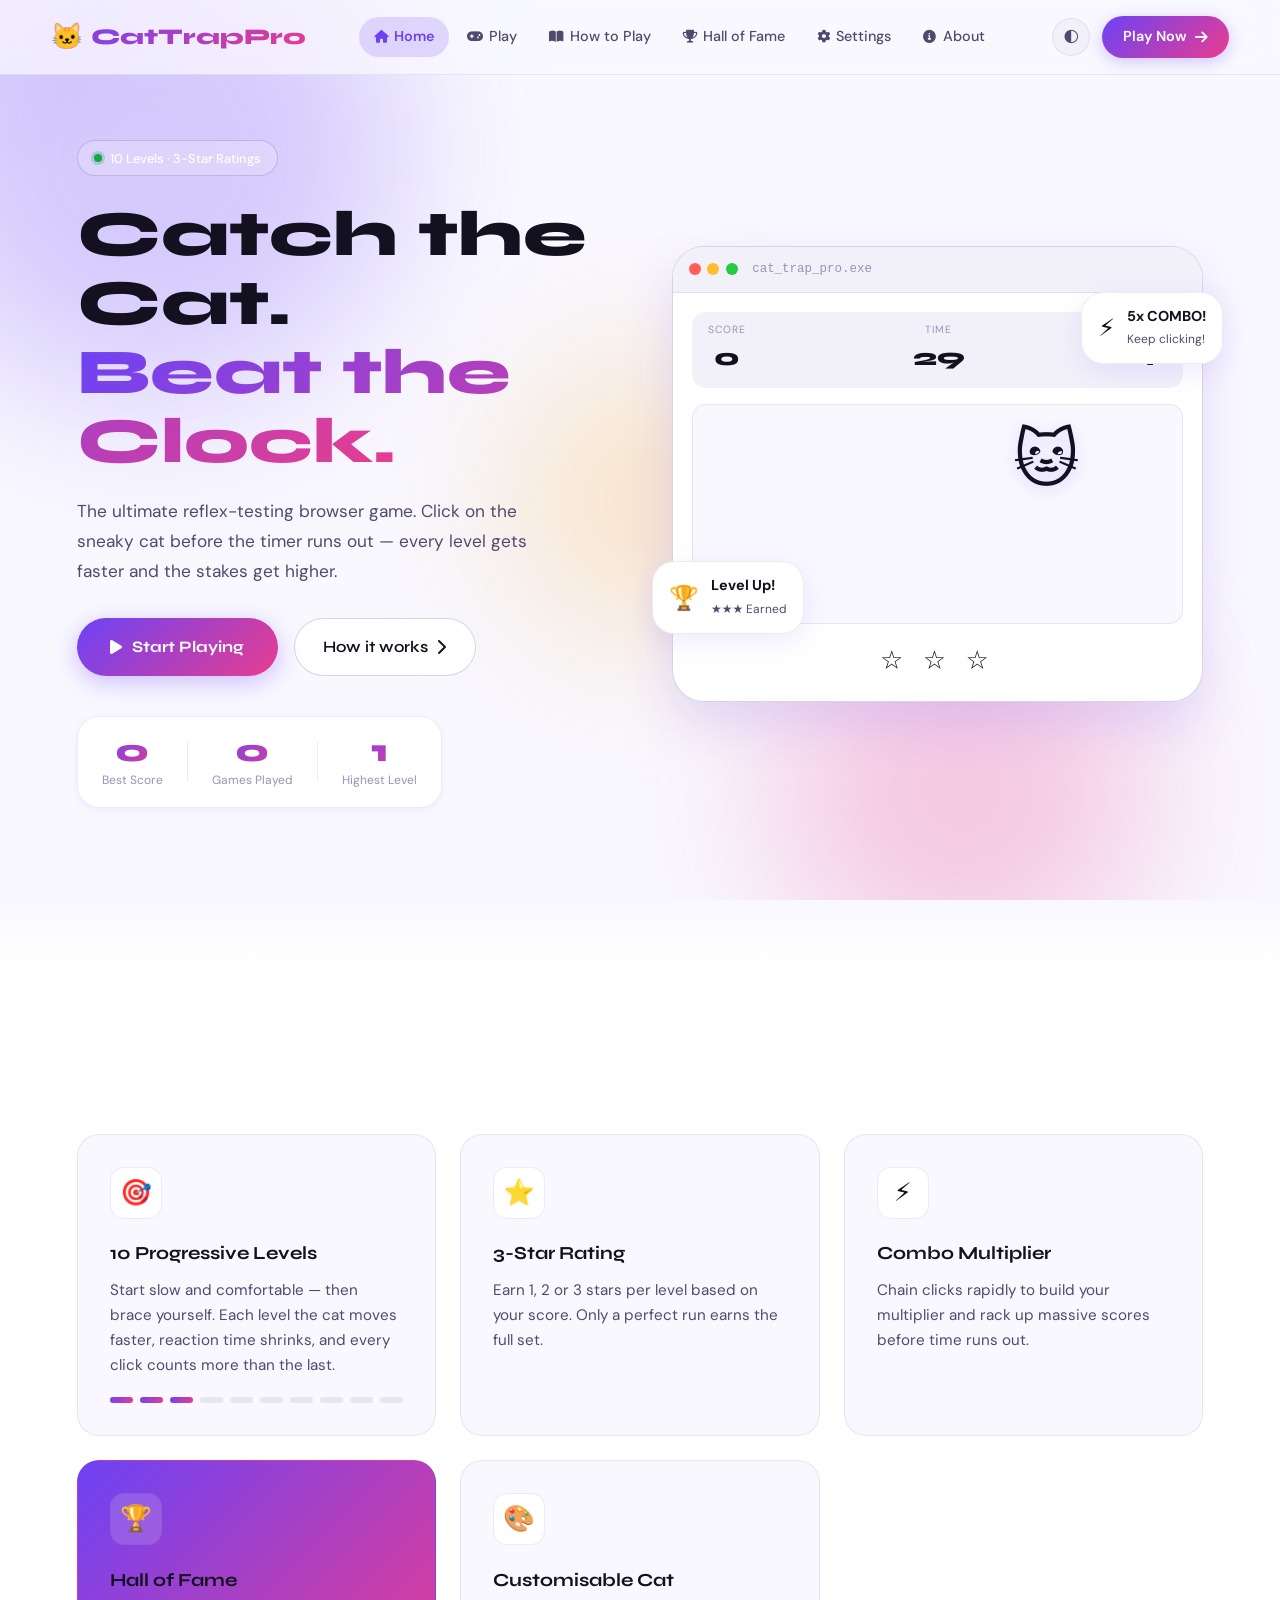
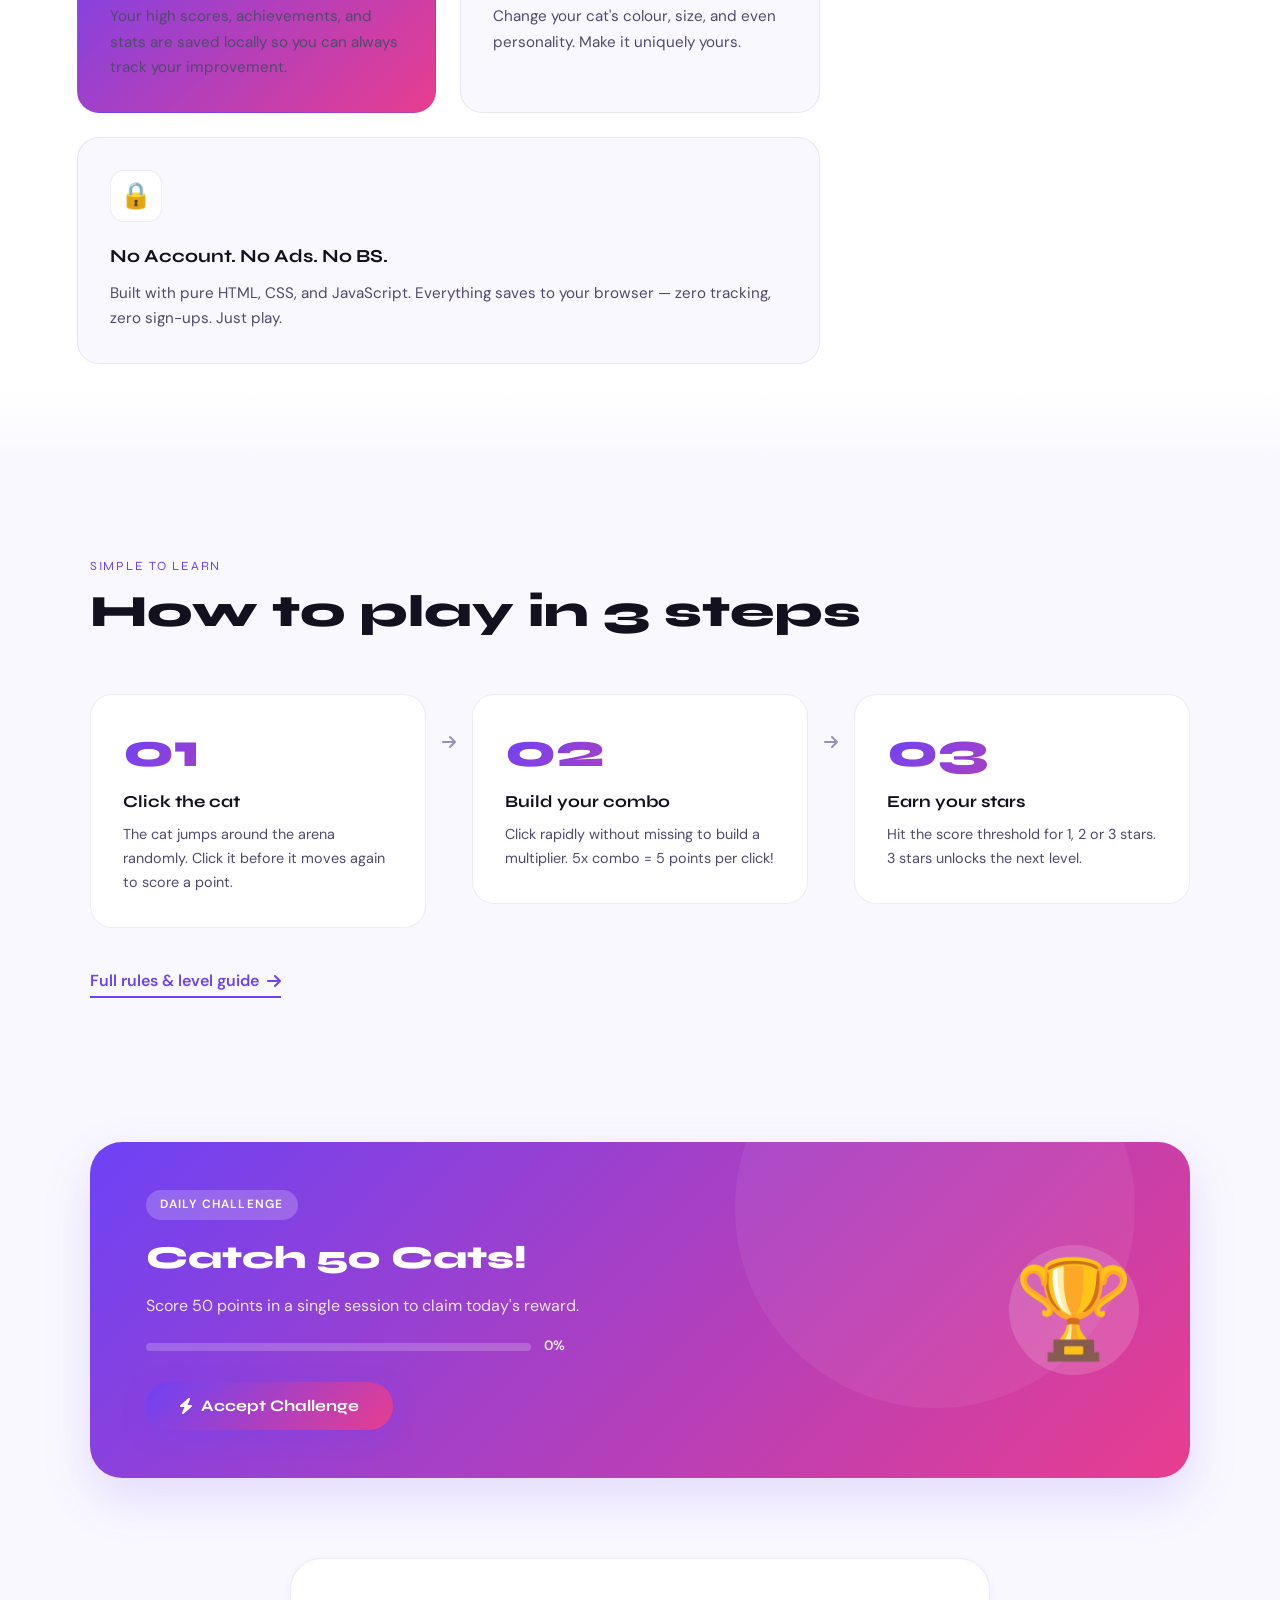
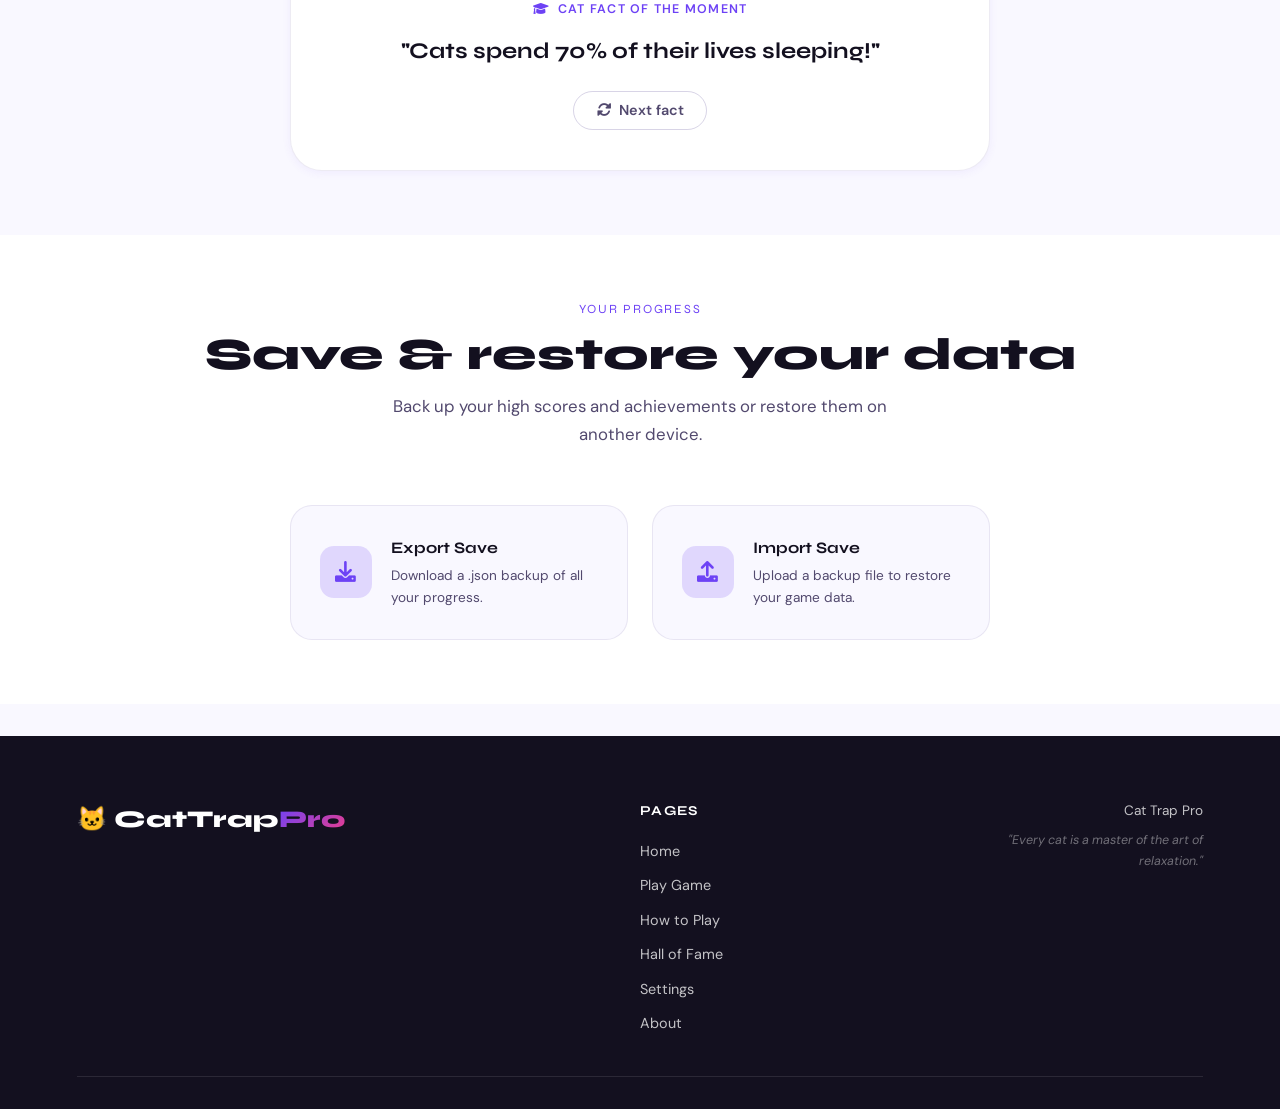
<file: index.html>
<!DOCTYPE html>
<html lang="en">

<head>
    <meta charset="UTF-8">
    <meta name="viewport" content="width=device-width, initial-scale=1.0">
    <title>Cat Trap Pro — Home</title>
    <link rel="stylesheet" href="css/style.css">
    <link rel="preconnect" href="https://fonts.googleapis.com">
    <link rel="preconnect" href="https://fonts.gstatic.com" crossorigin>
    <link href="https://fonts.googleapis.com/css2?family=Syne:wght@400;600;700;800&family=DM+Sans:wght@400;500;600&display=swap" rel="stylesheet">
    <link rel="stylesheet" href="https://cdnjs.cloudflare.com/ajax/libs/font-awesome/6.0.0/css/all.min.css">
    <!-- ===== FAVICON - Browser Tab Icon ===== -->
    <link rel="icon" type="image/svg+xml" href="data:image/svg+xml,%3Csvg xmlns='http://www.w3.org/2000/svg' viewBox='0 0 100 100'%3E%3Ctext x='50' y='50' font-size='70' text-anchor='middle' dy='.35em' fill='%236D42F5'%3E🐱%3C/text%3E%3C/svg%3E">
    <link rel="apple-touch-icon" href="data:image/svg+xml,%3Csvg xmlns='http://www.w3.org/2000/svg' viewBox='0 0 100 100'%3E%3Ctext x='50' y='50' font-size='70' text-anchor='middle' dy='.35em' fill='%236D42F5'%3E🐱%3C/text%3E%3C/svg%3E">
</head>

<body>

    <!-- Loading Screen -->
    <div class="loading-screen" id="loadingScreen">
        <div class="loader">
            <div class="loader-paw">
                <span class="paw-main">🐾</span>
                <span class="paw-dot"></span>
                <span class="paw-dot"></span>
                <span class="paw-dot"></span>
            </div>
            <p class="loader-label">Loading Cat Trap Pro</p>
            <div class="loader-track">
                <div class="loader-fill"></div>
            </div>
        </div>
    </div>

    <!-- Cursor Glow -->
    <div class="cursor-glow" id="cursorGlow"></div>

    <!-- Navigation -->
    <nav class="navbar" id="navbar">
        <a href="index.html" class="logo">
            <span class="logo-icon">🐱</span>
            <span class="logo-text">CatTrap<em>Pro</em></span>
        </a>
        <ul class="nav-menu">
            <li><a href="index.html" class="nav-link active"><i class="fas fa-home"></i> Home</a></li>
            <li><a href="game.html" class="nav-link"><i class="fas fa-gamepad"></i> Play</a></li>
            <li><a href="howto.html" class="nav-link"><i class="fas fa-book-open"></i> How to Play</a></li>
            <li><a href="halloffame.html" class="nav-link"><i class="fas fa-trophy"></i> Hall of Fame</a></li>
            <li><a href="settings.html" class="nav-link"><i class="fas fa-cog"></i> Settings</a></li>
            <li><a href="about.html" class="nav-link"><i class="fas fa-info-circle"></i> About</a></li>
        </ul>
        <div class="nav-right">
            <button id="themeToggle" class="theme-btn" aria-label="Toggle theme">
                <i class="fas fa-moon"></i>
            </button>
            <a href="game.html" class="nav-cta">Play Now <i class="fas fa-arrow-right"></i></a>
        </div>
    </nav>

    <main>

        <!-- ===== HERO ===== -->
        <section class="hero">
            <div class="hero-bg-shapes">
                <div class="shape shape-1"></div>
                <div class="shape shape-2"></div>
                <div class="shape shape-3"></div>
            </div>
            <div class="hero-inner">
                <div class="hero-badge">
                    <span class="badge-dot"></span> 10 Levels · 3-Star Ratings
                </div>
                <h1 class="hero-title">
                    Catch the Cat.<br>
                    <span class="hero-title-accent">Beat the Clock.</span>
                </h1>
                <p class="hero-desc">
                    The ultimate reflex-testing browser game. Click on the sneaky cat before the timer runs out — every level gets faster and the stakes get higher.
                </p>
                <div class="hero-actions">
                    <a href="game.html" class="btn-primary-hero">
                        <i class="fas fa-play"></i> Start Playing
                    </a>
                    <a href="howto.html" class="btn-ghost-hero">
                        How it works <i class="fas fa-chevron-right"></i>
                    </a>
                </div>

                <!-- Live Stats Bar -->
                <div class="hero-stats">
                    <div class="hero-stat">
                        <span class="hero-stat-value" id="previewBestScore">0</span>
                        <span class="hero-stat-label">Best Score</span>
                    </div>
                    <div class="hero-stat-divider"></div>
                    <div class="hero-stat">
                        <span class="hero-stat-value" id="previewGamesPlayed">0</span>
                        <span class="hero-stat-label">Games Played</span>
                    </div>
                    <div class="hero-stat-divider"></div>
                    <div class="hero-stat">
                        <span class="hero-stat-value" id="previewHighestLevel">1</span>
                        <span class="hero-stat-label">Highest Level</span>
                    </div>
                </div>
            </div>

            <!-- Hero Visual -->
            <div class="hero-visual">
                <div class="hero-screen">
                    <div class="screen-topbar">
                        <span class="dot red"></span><span class="dot yellow"></span><span class="dot green"></span>
                        <span class="screen-title">cat_trap_pro.exe</span>
                    </div>
                    <div class="screen-body">
                        <div class="screen-hud">
                            <div class="hud-item"><span class="hud-label">SCORE</span><span class="hud-val" id="demoScore">0</span></div>
                            <div class="hud-item"><span class="hud-label">TIME</span><span class="hud-val" id="demoTimer">30</span></div>
                            <div class="hud-item"><span class="hud-label">LEVEL</span><span class="hud-val">1</span></div>
                        </div>
                        <div class="screen-arena" id="demoArena">
                            <div class="demo-cat" id="demoCat">🐱</div>
                            <div class="click-ripple hidden" id="clickRipple"></div>
                        </div>
                        <div class="screen-stars">
                            <span class="s-star" id="star1">☆</span>
                            <span class="s-star" id="star2">☆</span>
                            <span class="s-star" id="star3">☆</span>
                        </div>
                    </div>
                </div>
                <!-- Floating badges -->
                <div class="float-badge badge-combo">
                    <span class="fb-icon">⚡</span>
                    <div>
                        <b>5x COMBO!</b>
                        <small>Keep clicking!</small>
                    </div>
                </div>
                <div class="float-badge badge-level">
                    <span class="fb-icon">🏆</span>
                    <div>
                        <b>Level Up!</b>
                        <small>★★★ Earned</small>
                    </div>
                </div>
            </div>
        </section>

        <!-- ===== FEATURES ===== -->
        <section class="features-section" id="features">
            <div class="section-header">
                <p class="section-eyebrow">Why You'll Love It</p>
                <h2 class="section-title">Everything a cat game needs</h2>
            </div>
            <div class="features-grid">
                <div class="feature-card feature-card--large">
                    <div class="feature-icon-wrap">🎯</div>
                    <h3>10 Progressive Levels</h3>
                    <p>Start slow and comfortable — then brace yourself. Each level the cat moves faster, reaction time shrinks, and every click counts more than the last.</p>
                    <div class="feature-levels">
                        <div class="level-pip active"></div>
                        <div class="level-pip active"></div>
                        <div class="level-pip active"></div>
                        <div class="level-pip"></div>
                        <div class="level-pip"></div>
                        <div class="level-pip"></div>
                        <div class="level-pip"></div>
                        <div class="level-pip"></div>
                        <div class="level-pip"></div>
                        <div class="level-pip"></div>
                    </div>
                </div>
                <div class="feature-card">
                    <div class="feature-icon-wrap">⭐</div>
                    <h3>3-Star Rating</h3>
                    <p>Earn 1, 2 or 3 stars per level based on your score. Only a perfect run earns the full set.</p>
                </div>
                <div class="feature-card">
                    <div class="feature-icon-wrap">⚡</div>
                    <h3>Combo Multiplier</h3>
                    <p>Chain clicks rapidly to build your multiplier and rack up massive scores before time runs out.</p>
                </div>
                <div class="feature-card feature-card--accent">
                    <div class="feature-icon-wrap">🏆</div>
                    <h3>Hall of Fame</h3>
                    <p>Your high scores, achievements, and stats are saved locally so you can always track your improvement.</p>
                </div>
                <div class="feature-card">
                    <div class="feature-icon-wrap">🎨</div>
                    <h3>Customisable Cat</h3>
                    <p>Change your cat's colour, size, and even personality. Make it uniquely yours.</p>
                </div>
                <div class="feature-card feature-card--wide">
                    <div class="feature-icon-wrap">🔒</div>
                    <h3>No Account. No Ads. No BS.</h3>
                    <p>Built with pure HTML, CSS, and JavaScript. Everything saves to your browser — zero tracking, zero sign-ups. Just play.</p>
                </div>
            </div>
        </section>

        <!-- ===== HOW IT WORKS ===== -->
        <section class="how-section">
            <div class="how-inner">
                <div class="section-header align-left">
                    <p class="section-eyebrow">Simple to Learn</p>
                    <h2 class="section-title">How to play in 3 steps</h2>
                </div>
                <div class="steps-row">
                    <div class="step-item">
                        <div class="step-num">01</div>
                        <div class="step-body">
                            <h3>Click the cat</h3>
                            <p>The cat jumps around the arena randomly. Click it before it moves again to score a point.</p>
                        </div>
                    </div>
                    <div class="step-connector"><i class="fas fa-arrow-right"></i></div>
                    <div class="step-item">
                        <div class="step-num">02</div>
                        <div class="step-body">
                            <h3>Build your combo</h3>
                            <p>Click rapidly without missing to build a multiplier. 5x combo = 5 points per click!</p>
                        </div>
                    </div>
                    <div class="step-connector"><i class="fas fa-arrow-right"></i></div>
                    <div class="step-item">
                        <div class="step-num">03</div>
                        <div class="step-body">
                            <h3>Earn your stars</h3>
                            <p>Hit the score threshold for 1, 2 or 3 stars. 3 stars unlocks the next level.</p>
                        </div>
                    </div>
                </div>
                <a href="howto.html" class="btn-outline-link">Full rules & level guide <i class="fas fa-arrow-right"></i></a>
            </div>
        </section>

        <!-- ===== DAILY CHALLENGE ===== -->
        <section class="daily-section">
            <div class="daily-card">
                <div class="daily-left">
                    <span class="daily-badge">Daily Challenge</span>
                    <h2 id="challengeTitle">Catch 50 Cats!</h2>
                    <p id="challengeDesc">Score 50 points in a single session to claim today's reward.</p>
                    <div class="challenge-bar-wrap">
                        <div class="challenge-bar-track">
                            <div class="challenge-bar-fill" id="challengeProgress" style="width:0%"></div>
                        </div>
                        <span class="challenge-bar-label" id="challengePercent">0%</span>
                    </div>
                    <button id="playChallengeBtn" class="btn-primary-hero" style="margin-top:1.5rem;">
                        <i class="fas fa-bolt"></i> Accept Challenge
                    </button>
                </div>
                <div class="daily-right">
                    <div class="daily-trophy">🏆</div>
                    <div class="daily-glow"></div>
                </div>
            </div>
        </section>

        <!-- ===== CAT FACT ===== -->
        <section class="fact-section">
            <div class="fact-inner">
                <div class="fact-label"><i class="fas fa-graduation-cap"></i> Cat Fact of the Moment</div>
                <p class="fact-text" id="catFactText">"Cats spend 70% of their lives sleeping!"</p>
                <button id="newFactBtn" class="btn-fact-flip">
                    <i class="fas fa-sync-alt"></i> Next fact
                </button>
            </div>
        </section>

        <!-- ===== SAVE MANAGEMENT ===== -->
        <section class="save-section">
            <div class="section-header">
                <p class="section-eyebrow">Your Progress</p>
                <h2 class="section-title">Save & restore your data</h2>
                <p class="section-sub">Back up your high scores and achievements or restore them on another device.</p>
            </div>
            <div class="save-cards">
                <div class="save-card" id="exportSaveBtn" style="cursor:pointer;">
                    <div class="save-card-icon"><i class="fas fa-download"></i></div>
                    <div>
                        <h4>Export Save</h4>
                        <p>Download a .json backup of all your progress.</p>
                    </div>
                </div>
                <div class="save-card" id="importSaveBtn" style="cursor:pointer;">
                    <div class="save-card-icon"><i class="fas fa-upload"></i></div>
                    <div>
                        <h4>Import Save</h4>
                        <p>Upload a backup file to restore your game data.</p>
                    </div>
                </div>
            </div>
            <input type="file" id="importFile" accept=".json" style="display:none;">
        </section>

    </main>

    <!-- Footer -->
    <footer class="footer">
        <div class="footer-inner">
            <div class="footer-brand">
                <span class="footer-logo">🐱 CatTrap<em>Pro</em></span>
            </div>
            <div class="footer-nav">
                <h5>Pages</h5>
                <ul>
                    <li><a href="index.html">Home</a></li>
                    <li><a href="game.html">Play Game</a></li>
                    <li><a href="howto.html">How to Play</a></li>
                    <li><a href="halloffame.html">Hall of Fame</a></li>
                    <li><a href="settings.html">Settings</a></li>
                    <li><a href="about.html">About</a></li>
                </ul>
            </div>
            <div class="footer-meta">
                <p> Cat Trap Pro</p>
                <p class="footer-quote">"Every cat is a master of the art of relaxation."</p>
            </div>
        </div>
    </footer>


    <script src="js/theme.js"></script>
    <script>
        /* ---- Loading screen ---- */
        window.addEventListener('load', function() {
            setTimeout(function() {
                var s = document.getElementById('loadingScreen');
                if (s) s.classList.add('hidden');
            }, 1200);
        });

        /* ---- Cursor glow ---- */
        var glow = document.getElementById('cursorGlow');
        document.addEventListener('mousemove', function(e) {
            glow.style.left = e.clientX + 'px';
            glow.style.top = e.clientY + 'px';
        });

        /* ---- Navbar scroll ---- */
        window.addEventListener('scroll', function() {
            document.getElementById('navbar').classList.toggle('scrolled', window.scrollY > 50);
        });

        /* ---- Stats preview ---- */
        function updateStats() {
            var map = {
                previewBestScore: localStorage.getItem('catTrapHighScore') || 0,
                previewGamesPlayed: localStorage.getItem('catTrapGamesPlayed') || 0,
                previewHighestLevel: localStorage.getItem('catTrapHighestLevel') || 1
            };
            for (var id in map) {
                var el = document.getElementById(id);
                if (el) el.textContent = map[id];
            }
        }
        updateStats();

        /* ---- Cat facts ---- */
        var facts = [
            "Cats spend 70% of their lives sleeping!",
            "A group of cats is called a clowder.",
            "Cats can make over 100 different sounds.",
            "A cat's nose print is unique, like a fingerprint.",
            "Cats have 32 muscles in each ear.",
            "The oldest known pet cat lived 9,500 years ago.",
            "Cats can jump up to 6 times their own length.",
            "A cat's purr vibrates at healing frequencies."
        ];
        var factIdx = 0;
        document.getElementById('newFactBtn').addEventListener('click', function() {
            factIdx = (factIdx + 1) % facts.length;
            var el = document.getElementById('catFactText');
            el.style.opacity = 0;
            setTimeout(function() {
                el.textContent = '"' + facts[factIdx] + '"';
                el.style.opacity = 1;
            }, 200);
        });

        /* ---- Demo mini-game in hero ---- */
        (function() {
            var arena = document.getElementById('demoArena');
            var cat = document.getElementById('demoCat');
            var scoreEl = document.getElementById('demoScore');
            var timerEl = document.getElementById('demoTimer');
            var ripple = document.getElementById('clickRipple');
            var s1 = document.getElementById('star1');
            var s2 = document.getElementById('star2');
            var s3 = document.getElementById('star3');
            var score = 0,
                timeLeft = 30;

            function moveCat() {
                var maxX = arena.offsetWidth - 60;
                var maxY = arena.offsetHeight - 60;
                var x = Math.random() * maxX;
                var y = Math.random() * maxY;
                cat.style.left = x + 'px';
                cat.style.top = y + 'px';
            }

            var moveInterval = setInterval(moveCat, 900);
            moveCat();

            cat.addEventListener('click', function(e) {
                score++;
                scoreEl.textContent = score;
                if (score >= 5) s1.textContent = '★';
                if (score >= 8) s2.textContent = '★';
                if (score >= 12) s3.textContent = '★';

                var pop = document.createElement('div');
                pop.className = 'score-pop';
                pop.textContent = '+1';
                pop.style.left = e.offsetX + 'px';
                pop.style.top = e.offsetY + 'px';
                arena.appendChild(pop);
                setTimeout(function() {
                    pop.remove();
                }, 700);

                moveCat();
            });

            var timerInterval = setInterval(function() {
                timeLeft--;
                timerEl.textContent = timeLeft;
                if (timeLeft <= 5) timerEl.style.color = '#ef4444';
                if (timeLeft <= 0) {
                    clearInterval(timerInterval);
                    clearInterval(moveInterval);
                    cat.style.opacity = 0.3;
                }
            }, 1000);
        })();

        /* ---- Daily challenge ---- */
        document.getElementById('playChallengeBtn').addEventListener('click', function() {
            window.location.href = 'game.html?mode=challenge';
        });

        /* ---- Export save ---- */
        document.getElementById('exportSaveBtn').addEventListener('click', function() {
            var data = {
                highScore: localStorage.getItem('catTrapHighScore') || 0,
                gamesPlayed: localStorage.getItem('catTrapGamesPlayed') || 0,
                totalStars: localStorage.getItem('catTrapTotalStars') || 0,
                highestLevel: localStorage.getItem('catTrapHighestLevel') || 1,
                settings: localStorage.getItem('catTrapSettings'),
                achievements: localStorage.getItem('catTrapAchievements')
            };
            var blob = new Blob([JSON.stringify(data, null, 2)], {
                type: 'application/json'
            });
            var url = URL.createObjectURL(blob);
            var a = document.createElement('a');
            a.href = url;
            a.download = 'cattrap_save_' + new Date().toISOString().split('T')[0] + '.json';
            a.click();
            URL.revokeObjectURL(url);
        });

        /* ---- Import save ---- */
        document.getElementById('importSaveBtn').addEventListener('click', function() {
            document.getElementById('importFile').click();
        });
        document.getElementById('importFile').addEventListener('change', function(e) {
            var file = e.target.files[0];
            if (!file) return;
            var reader = new FileReader();
            reader.onload = function(ev) {
                try {
                    var d = JSON.parse(ev.target.result);
                    if (d.highScore) localStorage.setItem('catTrapHighScore', d.highScore);
                    if (d.gamesPlayed) localStorage.setItem('catTrapGamesPlayed', d.gamesPlayed);
                    if (d.totalStars) localStorage.setItem('catTrapTotalStars', d.totalStars);
                    if (d.highestLevel) localStorage.setItem('catTrapHighestLevel', d.highestLevel);
                    if (d.settings) localStorage.setItem('catTrapSettings', d.settings);
                    if (d.achievements) localStorage.setItem('catTrapAchievements', d.achievements);
                    alert('✅ Save imported! Refreshing...');
                    location.reload();
                } catch (err) {
                    alert('❌ Invalid save file.');
                }
            };
            reader.readAsText(file);
        });

        /* ---- Intersection observer for scroll animations ---- */
        var observer = new IntersectionObserver(function(entries) {
            entries.forEach(function(entry) {
                if (entry.isIntersecting) entry.target.classList.add('in-view');
            });
        }, {
            threshold: 0.1
        });

        document.querySelectorAll('.feature-card, .step-item, .save-card').forEach(function(el) {
            observer.observe(el);
        });
    </script>
</body>

</html>
</file>
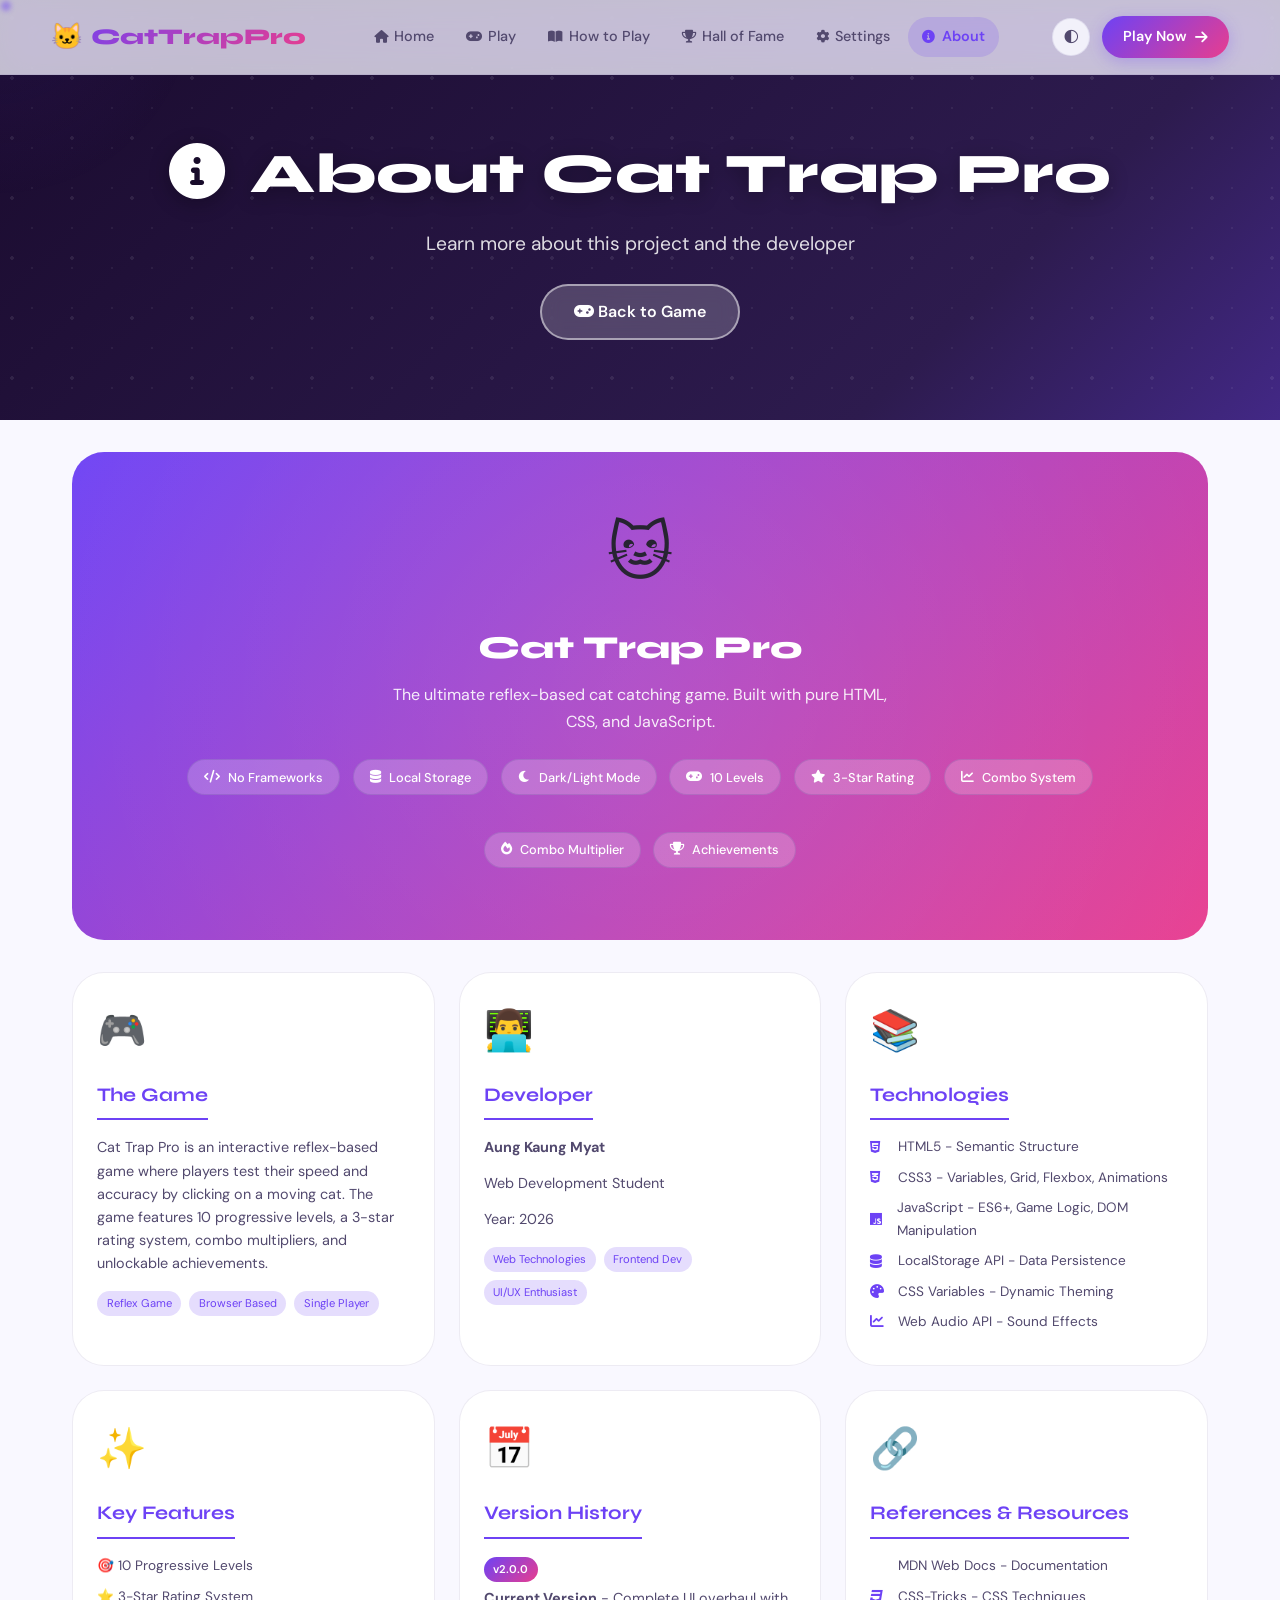
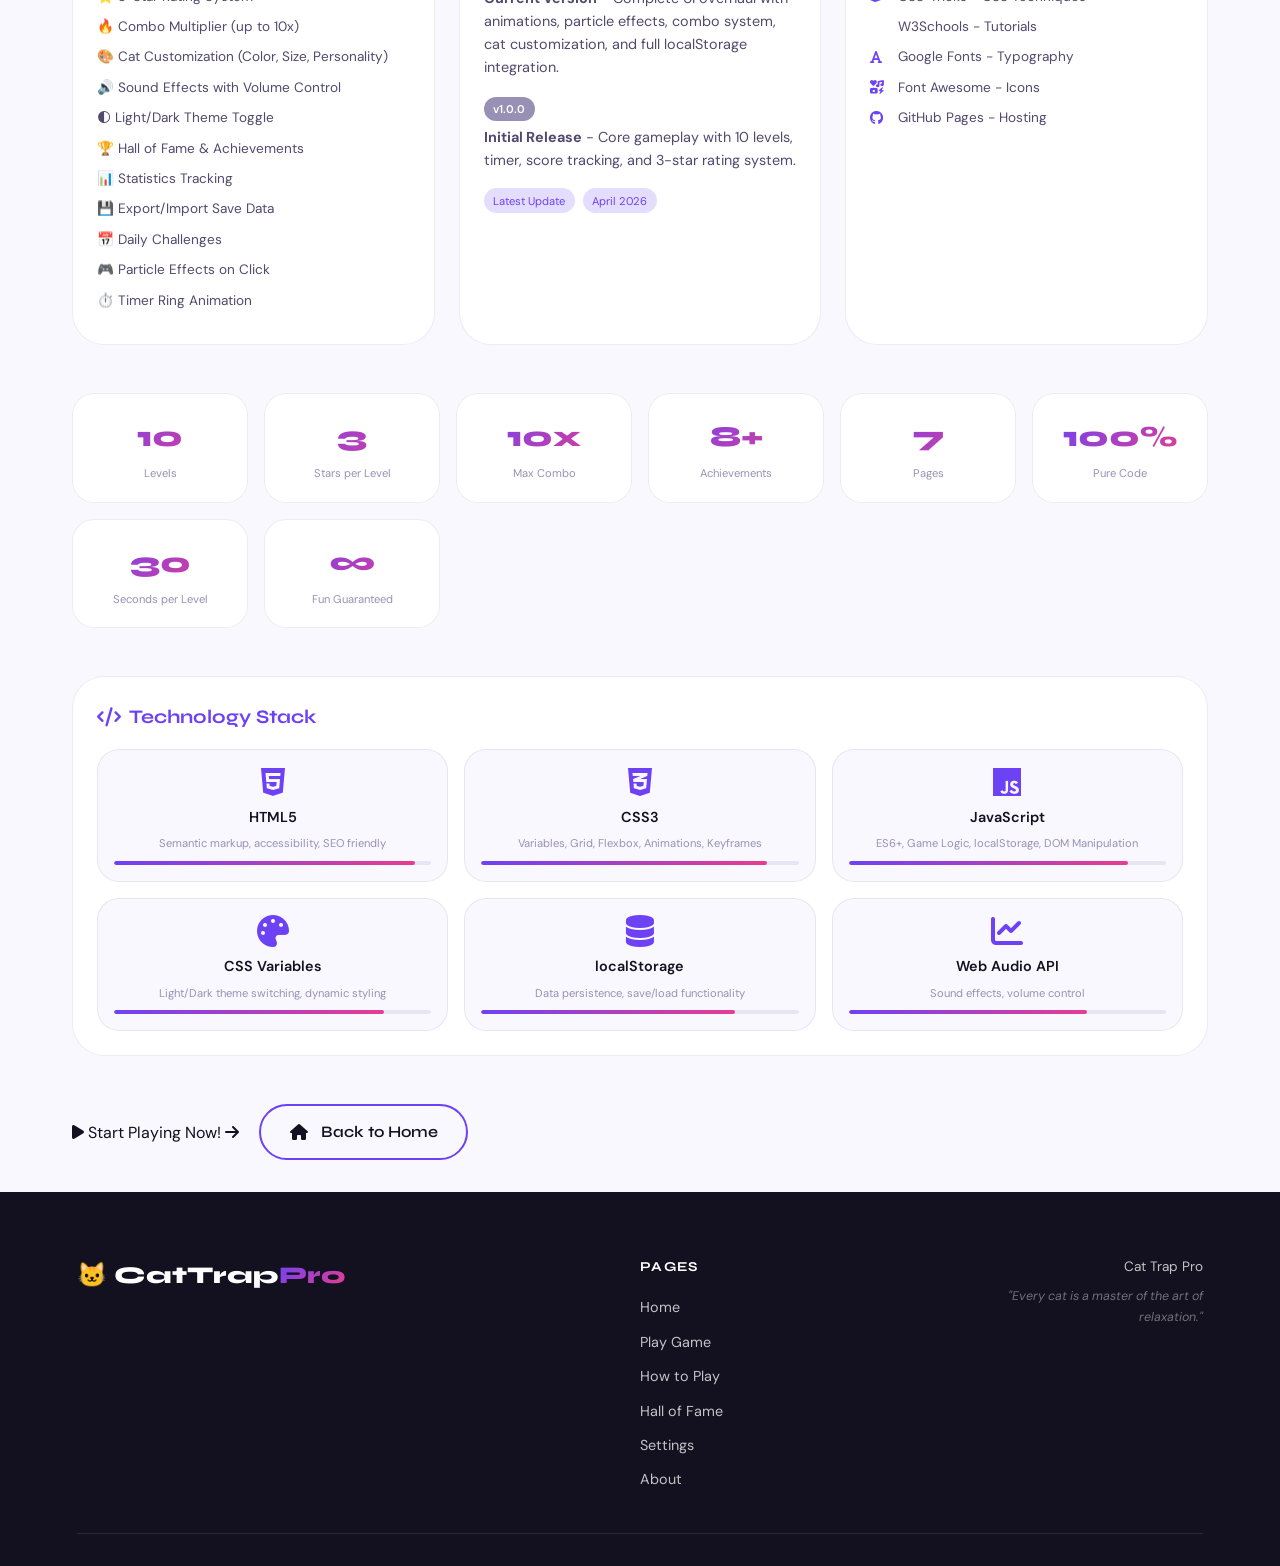
<file: about.html>
<!DOCTYPE html>
<html lang="en">

<head>
    <meta charset="UTF-8">
    <meta name="viewport" content="width=device-width, initial-scale=1.0, user-scalable=yes">
    <title>Cat Trap Pro — About | The Story Behind the Game</title>
    <link rel="stylesheet" href="css/style.css">
    <link rel="preconnect" href="https://fonts.googleapis.com">
    <link rel="preconnect" href="https://fonts.gstatic.com" crossorigin>
    <link href="https://fonts.googleapis.com/css2?family=Syne:wght@400;600;700;800&family=DM+Sans:wght@400;500;600&display=swap" rel="stylesheet">
    <link rel="stylesheet" href="https://cdnjs.cloudflare.com/ajax/libs/font-awesome/6.0.0/css/all.min.css">
    <!-- ===== FAVICON - Browser Tab Icon ===== -->
    <link rel="icon" type="image/svg+xml" href="data:image/svg+xml,%3Csvg xmlns='http://www.w3.org/2000/svg' viewBox='0 0 100 100'%3E%3Ctext x='50' y='50' font-size='70' text-anchor='middle' dy='.35em' fill='%236D42F5'%3E🐱%3C/text%3E%3C/svg%3E">
    <link rel="apple-touch-icon" href="data:image/svg+xml,%3Csvg xmlns='http://www.w3.org/2000/svg' viewBox='0 0 100 100'%3E%3Ctext x='50' y='50' font-size='70' text-anchor='middle' dy='.35em' fill='%236D42F5'%3E🐱%3C/text%3E%3C/svg%3E">

    <!-- PAGE-SPECIFIC STYLES - Animated Header (Matches How to Play) -->
    <style>
        /* ========== OVERRIDE PAGE HEADER - ANIMATED GRADIENT ========== */
        
        .page-header {
            background: transparent !important;
            position: relative;
            overflow: hidden;
            padding: 8rem 2rem 5rem;
            text-align: center;
            margin-bottom: 2rem;
        }
        
        .page-header::before {
            content: '';
            position: absolute;
            top: 0;
            left: 0;
            right: 0;
            bottom: 0;
            background: linear-gradient(135deg, #1a0b2e 0%, #2d1b4e 25%, #6D42F5 50%, #E83D8F 75%, #F5A623 100%);
            background-size: 300% 300%;
            animation: animatedGradient 10s ease infinite;
            z-index: -2;
        }
        
        @keyframes animatedGradient {
            0% {
                background-position: 0% 0%;
            }
            25% {
                background-position: 50% 25%;
            }
            50% {
                background-position: 100% 50%;
            }
            75% {
                background-position: 50% 75%;
            }
            100% {
                background-position: 0% 100%;
            }
        }
        
        .page-header::after {
            content: '';
            position: absolute;
            top: 0;
            left: 0;
            right: 0;
            bottom: 0;
            background-image: radial-gradient(circle at 20% 30%, rgba(255, 255, 255, 0.08) 2px, transparent 2px), radial-gradient(circle at 80% 70%, rgba(255, 255, 255, 0.06) 1px, transparent 1px);
            background-size: 60px 60px, 40px 40px;
            pointer-events: none;
            z-index: -1;
            animation: floatParticles 20s linear infinite;
        }
        
        @keyframes floatParticles {
            0% {
                background-position: 0 0, 0 0;
            }
            100% {
                background-position: 120px 120px, 80px 80px;
            }
        }
        
        .page-header h1 {
            font-family: 'Syne', sans-serif;
            font-size: 3.5rem;
            font-weight: 800;
            color: white;
            text-shadow: 0 4px 20px rgba(0, 0, 0, 0.3);
            animation: fadeInDown 0.8s ease;
            position: relative;
            z-index: 2;
        }
        
        .page-header h1 i {
            margin-right: 0.5rem;
            animation: iconPulse 2s ease-in-out infinite;
        }
        
        @keyframes iconPulse {
            0%,
            100% {
                transform: scale(1);
            }
            50% {
                transform: scale(1.1);
            }
        }
        
        .page-header p {
            font-size: 1.2rem;
            color: rgba(255, 255, 255, 0.95);
            animation: fadeInUp 0.8s ease;
            position: relative;
            z-index: 2;
        }
        
        @keyframes fadeInDown {
            from {
                opacity: 0;
                transform: translateY(-30px);
            }
            to {
                opacity: 1;
                transform: translateY(0);
            }
        }
        
        @keyframes fadeInUp {
            from {
                opacity: 0;
                transform: translateY(30px);
            }
            to {
                opacity: 1;
                transform: translateY(0);
            }
        }
        
        .back-to-game-btn {
            display: inline-block;
            margin-top: 1.5rem;
            padding: 0.8rem 2rem;
            background: rgba(255, 255, 255, 0.2);
            backdrop-filter: blur(10px);
            color: white;
            border-radius: 50px;
            font-weight: 600;
            border: 2px solid rgba(255, 255, 255, 0.5);
            transition: all 0.3s ease;
        }
        
        .back-to-game-btn:hover {
            background: white;
            color: var(--accent);
            transform: translateX(-5px);
        }
        /* ========== ENHANCED ABOUT PAGE STYLES ========== */
        
        .about-hero {
            background: var(--grad-brand);
            border-radius: var(--r-xl);
            padding: 3rem;
            text-align: center;
            margin-bottom: 2rem;
            position: relative;
            overflow: hidden;
            transition: transform 0.3s ease, box-shadow 0.3s ease;
        }
        
        .about-hero:hover {
            transform: translateY(-5px);
            box-shadow: var(--shadow-lg);
        }
        
        .about-card,
        .about-stat,
        .tech-item {
            transition: transform 0.3s ease, box-shadow 0.3s ease;
        }
        
        .about-card:hover,
        .about-stat:hover,
        .tech-item:hover {
            transform: translateY(-5px);
            box-shadow: var(--shadow-md);
        }
        
        .tech-level {
            height: 4px;
            background: var(--border);
            border-radius: var(--r-pill);
            margin-top: 0.5rem;
            overflow: hidden;
        }
        
        .tech-level span {
            display: block;
            height: 100%;
            background: var(--grad-brand);
            border-radius: var(--r-pill);
            width: 0%;
            transition: width 0.5s ease;
        }
        
        .tech-item:hover .tech-level span {
            width: 100% !important;
        }
        
        .cta-button-secondary {
            display: inline-flex;
            align-items: center;
            gap: 0.8rem;
            background: transparent;
            color: var(--text-1);
            text-decoration: none;
            padding: 0.8rem 1.8rem;
            border-radius: var(--r-pill);
            font-family: 'Syne', sans-serif;
            font-weight: 600;
            font-size: 1rem;
            transition: all var(--t-base);
            border: 2px solid var(--accent);
            margin-left: 1rem;
        }
        
        .cta-button-secondary:hover {
            background: var(--accent);
            color: white;
            transform: translateY(-3px);
            gap: 1rem;
        }
        /* ========== RESPONSIVE ========== */
        
        @media (max-width: 768px) {
            .page-header h1 {
                font-size: 2.2rem;
            }
            .about-grid {
                grid-template-columns: 1fr;
            }
            .about-stats {
                grid-template-columns: repeat(2, 1fr);
            }
            .tech-grid {
                grid-template-columns: 1fr;
            }
            .cta-button-secondary {
                margin-left: 0;
                margin-top: 1rem;
            }
        }
        
        @media (max-width: 480px) {
            .about-stats {
                grid-template-columns: 1fr;
            }
            .about-hero {
                padding: 1.5rem;
            }
            .about-hero h2 {
                font-size: 1.5rem;
            }
        }
    </style>
</head>

<body>

    <!-- Loading Screen -->
    <div class="loading-screen" id="loadingScreen">
        <div class="loader">
            <div class="loader-paw">
                <span class="paw-main">🐾</span>
                <span class="paw-dot"></span>
                <span class="paw-dot"></span>
                <span class="paw-dot"></span>
            </div>
            <p class="loader-label">Loading About</p>
            <div class="loader-track">
                <div class="loader-fill"></div>
            </div>
        </div>
    </div>

    <!-- Cursor Effects -->
    <div class="cursor-glow" id="cursorGlow"></div>
    <div class="cursor-trail" id="cursorTrail"></div>

    <!-- Navigation -->
    <nav class="navbar" id="navbar">
        <a href="index.html" class="logo">
            <span class="logo-icon">🐱</span>
            <span class="logo-text">CatTrap<em>Pro</em></span>
        </a>
        <ul class="nav-menu">
            <li><a href="index.html" class="nav-link"><i class="fas fa-home"></i> Home</a></li>
            <li><a href="game.html" class="nav-link"><i class="fas fa-gamepad"></i> Play</a></li>
            <li><a href="howto.html" class="nav-link"><i class="fas fa-book-open"></i> How to Play</a></li>
            <li><a href="halloffame.html" class="nav-link"><i class="fas fa-trophy"></i> Hall of Fame</a></li>
            <li><a href="settings.html" class="nav-link"><i class="fas fa-cog"></i> Settings</a></li>
            <li><a href="about.html" class="nav-link active"><i class="fas fa-info-circle"></i> About</a></li>
        </ul>
        <div class="nav-right">
            <button id="themeToggle" class="theme-btn" aria-label="Toggle theme">
                <i class="fas fa-moon"></i>
            </button>
            <a href="game.html" class="nav-cta">Play Now <i class="fas fa-arrow-right"></i></a>
        </div>
    </nav>

    <!-- Page Header with Animated Gradient (Matches How to Play) -->
    <div class="page-header">
        <h1><i class="fas fa-info-circle"></i> About Cat Trap Pro</h1>
        <p>Learn more about this project and the developer</p>
        <a href="game.html" class="back-to-game-btn">
            <i class="fas fa-gamepad"></i> Back to Game
        </a>
    </div>

    <!-- Main Content -->
    <main class="content-page">

        <!-- ======================================== -->
        <!-- ABOUT HERO SECTION - ENHANCED -->
        <!-- ======================================== -->
        <div class="about-hero">
            <div class="about-hero-content">
                <div class="about-hero-icon">🐱</div>
                <h2>Cat Trap Pro</h2>
                <p>The ultimate reflex-based cat catching game. Built with pure HTML, CSS, and JavaScript.</p>
                <div class="about-hero-badges">
                    <span class="hero-badge"><i class="fas fa-code"></i> No Frameworks</span>
                    <span class="hero-badge"><i class="fas fa-database"></i> Local Storage</span>
                    <span class="hero-badge"><i class="fas fa-moon"></i> Dark/Light Mode</span>
                    <span class="hero-badge"><i class="fas fa-gamepad"></i> 10 Levels</span>
                    <span class="hero-badge"><i class="fas fa-star"></i> 3-Star Rating</span>
                    <span class="hero-badge"><i class="fas fa-chart-line"></i> Combo System</span>
                    <span class="hero-badge"><i class="fas fa-fire"></i> Combo Multiplier</span>
                    <span class="hero-badge"><i class="fas fa-trophy"></i> Achievements</span>
                </div>
            </div>
        </div>

        <!-- ======================================== -->
        <!-- ABOUT GRID - EXPANDED -->
        <!-- ======================================== -->
        <div class="about-grid">
            <div class="about-card">
                <div class="about-card-icon">🎮</div>
                <h3>The Game</h3>
                <p>Cat Trap Pro is an interactive reflex-based game where players test their speed and accuracy by clicking on a moving cat. The game features 10 progressive levels, a 3-star rating system, combo multipliers, and unlockable achievements.</p>
                <div class="card-footer">
                    <span class="card-tag">Reflex Game</span>
                    <span class="card-tag">Browser Based</span>
                    <span class="card-tag">Single Player</span>
                </div>
            </div>

            <div class="about-card">
                <div class="about-card-icon">👨‍💻</div>
                <h3>Developer</h3>
                <p><strong>Aung Kaung Myat</strong></p>
                <p>Web Development Student</p>
                <p>Year: 2026</p>
                <div class="card-footer">
                    <span class="card-tag">Web Technologies</span>
                    <span class="card-tag">Frontend Dev</span>
                    <span class="card-tag">UI/UX Enthusiast</span>
                </div>
            </div>

            <div class="about-card">
                <div class="about-card-icon">📚</div>
                <h3>Technologies</h3>
                <ul>
                    <li><i class="fab fa-html5"></i> HTML5 - Semantic Structure</li>
                    <li><i class="fab fa-css3-alt"></i> CSS3 - Variables, Grid, Flexbox, Animations</li>
                    <li><i class="fab fa-js"></i> JavaScript - ES6+, Game Logic, DOM Manipulation</li>
                    <li><i class="fas fa-database"></i> LocalStorage API - Data Persistence</li>
                    <li><i class="fas fa-palette"></i> CSS Variables - Dynamic Theming</li>
                    <li><i class="fas fa-chart-line"></i> Web Audio API - Sound Effects</li>
                </ul>
            </div>

            <div class="about-card">
                <div class="about-card-icon">✨</div>
                <h3>Key Features</h3>
                <ul>
                    <li>🎯 10 Progressive Levels</li>
                    <li>⭐ 3-Star Rating System</li>
                    <li>🔥 Combo Multiplier (up to 10x)</li>
                    <li>🎨 Cat Customization (Color, Size, Personality)</li>
                    <li>🔊 Sound Effects with Volume Control</li>
                    <li>🌓 Light/Dark Theme Toggle</li>
                    <li>🏆 Hall of Fame & Achievements</li>
                    <li>📊 Statistics Tracking</li>
                    <li>💾 Export/Import Save Data</li>
                    <li>📅 Daily Challenges</li>
                    <li>🎮 Particle Effects on Click</li>
                    <li>⏱️ Timer Ring Animation</li>
                </ul>
            </div>

            <div class="about-card">
                <div class="about-card-icon">📅</div>
                <h3>Version History</h3>
                <div class="version-item">
                    <span class="version-badge">v2.0.0</span>
                    <p><strong>Current Version</strong> - Complete UI overhaul with animations, particle effects, combo system, cat customization, and full localStorage integration.</p>
                </div>
                <div class="version-item">
                    <span class="version-badge old">v1.0.0</span>
                    <p><strong>Initial Release</strong> - Core gameplay with 10 levels, timer, score tracking, and 3-star rating system.</p>
                </div>
                <div class="card-footer">
                    <span class="card-tag">Latest Update</span>
                    <span class="card-tag">April 2026</span>
                </div>
            </div>

            <div class="about-card">
                <div class="about-card-icon">🔗</div>
                <h3>References & Resources</h3>
                <ul>
                    <li><i class="fab fa-mdn"></i> MDN Web Docs - Documentation</li>
                    <li><i class="fab fa-css3"></i> CSS-Tricks - CSS Techniques</li>
                    <li><i class="fab fa-w3c"></i> W3Schools - Tutorials</li>
                    <li><i class="fas fa-font"></i> Google Fonts - Typography</li>
                    <li><i class="fas fa-icons"></i> Font Awesome - Icons</li>
                    <li><i class="fab fa-github"></i> GitHub Pages - Hosting</li>
                </ul>
            </div>
        </div>

        <!-- STATS SECTION - ENHANCED -->

        <div class="about-stats">
            <div class="about-stat">
                <span class="about-stat-number">10</span>
                <span class="about-stat-label">Levels</span>
            </div>
            <div class="about-stat">
                <span class="about-stat-number">3</span>
                <span class="about-stat-label">Stars per Level</span>
            </div>
            <div class="about-stat">
                <span class="about-stat-number">10x</span>
                <span class="about-stat-label">Max Combo</span>
            </div>
            <div class="about-stat">
                <span class="about-stat-number">8+</span>
                <span class="about-stat-label">Achievements</span>
            </div>
            <div class="about-stat">
                <span class="about-stat-number">7</span>
                <span class="about-stat-label">Pages</span>
            </div>
            <div class="about-stat">
                <span class="about-stat-number">100%</span>
                <span class="about-stat-label">Pure Code</span>
            </div>
            <div class="about-stat">
                <span class="about-stat-number">30</span>
                <span class="about-stat-label">Seconds per Level</span>
            </div>
            <div class="about-stat">
                <span class="about-stat-number">∞</span>
                <span class="about-stat-label">Fun Guaranteed</span>
            </div>
        </div>

        <!-- TECH STACK - ENHANCED -->

        <div class="tech-stack">
            <h3><i class="fas fa-code"></i> Technology Stack</h3>
            <div class="tech-grid">
                <div class="tech-item">
                    <i class="fab fa-html5"></i>
                    <span>HTML5</span>
                    <p>Semantic markup, accessibility, SEO friendly</p>
                    <div class="tech-level"><span style="width: 95%"></span></div>
                </div>
                <div class="tech-item">
                    <i class="fab fa-css3-alt"></i>
                    <span>CSS3</span>
                    <p>Variables, Grid, Flexbox, Animations, Keyframes</p>
                    <div class="tech-level"><span style="width: 90%"></span></div>
                </div>
                <div class="tech-item">
                    <i class="fab fa-js"></i>
                    <span>JavaScript</span>
                    <p>ES6+, Game Logic, localStorage, DOM Manipulation</p>
                    <div class="tech-level"><span style="width: 88%"></span></div>
                </div>
                <div class="tech-item">
                    <i class="fas fa-palette"></i>
                    <span>CSS Variables</span>
                    <p>Light/Dark theme switching, dynamic styling</p>
                    <div class="tech-level"><span style="width: 85%"></span></div>
                </div>
                <div class="tech-item">
                    <i class="fas fa-database"></i>
                    <span>localStorage</span>
                    <p>Data persistence, save/load functionality</p>
                    <div class="tech-level"><span style="width: 80%"></span></div>
                </div>
                <div class="tech-item">
                    <i class="fas fa-chart-line"></i>
                    <span>Web Audio API</span>
                    <p>Sound effects, volume control</p>
                    <div class="tech-level"><span style="width: 75%"></span></div>
                </div>
            </div>
        </div>

        <!-- CALL TO ACTION -->
        <div class="cta-section">
            <a href="game.html" class="cta-button">
                <i class="fas fa-play"></i> Start Playing Now!
                <i class="fas fa-arrow-right"></i>
            </a>
            <a href="index.html" class="cta-button-secondary">
                <i class="fas fa-home"></i> Back to Home
            </a>
        </div>

    </main>

    <!-- Footer -->
    <footer class="footer">
        <div class="footer-inner">
            <div class="footer-brand">
                <span class="footer-logo">🐱 CatTrap<em>Pro</em></span>
            </div>
            <div class="footer-nav">
                <h5>Pages</h5>
                <ul>
                    <li><a href="index.html">Home</a></li>
                    <li><a href="game.html">Play Game</a></li>
                    <li><a href="howto.html">How to Play</a></li>
                    <li><a href="halloffame.html">Hall of Fame</a></li>
                    <li><a href="settings.html">Settings</a></li>
                    <li><a href="about.html">About</a></li>
                </ul>
            </div>
            <div class="footer-meta">
                <p> Cat Trap Pro</p>
                <p class="footer-quote">"Every cat is a master of the art of relaxation."</p>
            </div>
        </div>
    </footer>

    <script src="js/theme.js"></script>
    <script>
        // ABOUT PAGE - COMPLETE FUNCTIONALITY

        // Hide loading screen
        window.addEventListener('load', function() {
            setTimeout(function() {
                var loader = document.getElementById('loadingScreen');
                if (loader) loader.classList.add('hidden');
            }, 800);
        });

        // Cursor glow and trail effects
        var glow = document.getElementById('cursorGlow');
        var trail = document.getElementById('cursorTrail');
        if (glow) {
            document.addEventListener('mousemove', function(e) {
                glow.style.left = e.clientX + 'px';
                glow.style.top = e.clientY + 'px';
            });
        }
        if (trail) {
            var trailX = 0,
                trailY = 0;
            var mouseX = 0,
                mouseY = 0;
            document.addEventListener('mousemove', function(e) {
                mouseX = e.clientX;
                mouseY = e.clientY;
            });

            function animateTrail() {
                trailX += (mouseX - trailX) * 0.15;
                trailY += (mouseY - trailY) * 0.15;
                trail.style.left = trailX + 'px';
                trail.style.top = trailY + 'px';
                requestAnimationFrame(animateTrail);
            }
            animateTrail();
        }

        // Navbar scroll effect
        window.addEventListener('scroll', function() {
            var navbar = document.getElementById('navbar');
            if (navbar) {
                if (window.scrollY > 50) navbar.classList.add('scrolled');
                else navbar.classList.remove('scrolled');
            }
        });

        // Intersection Observer for scroll animations
        var observer = new IntersectionObserver(function(entries) {
            entries.forEach(function(entry) {
                if (entry.isIntersecting) {
                    entry.target.classList.add('in-view');
                }
            });
        }, {
            threshold: 0.1
        });

        document.querySelectorAll('.about-card, .about-stat, .tech-item').forEach(function(el) {
            observer.observe(el);
        });
    </script>
</body>

</html>
</file>
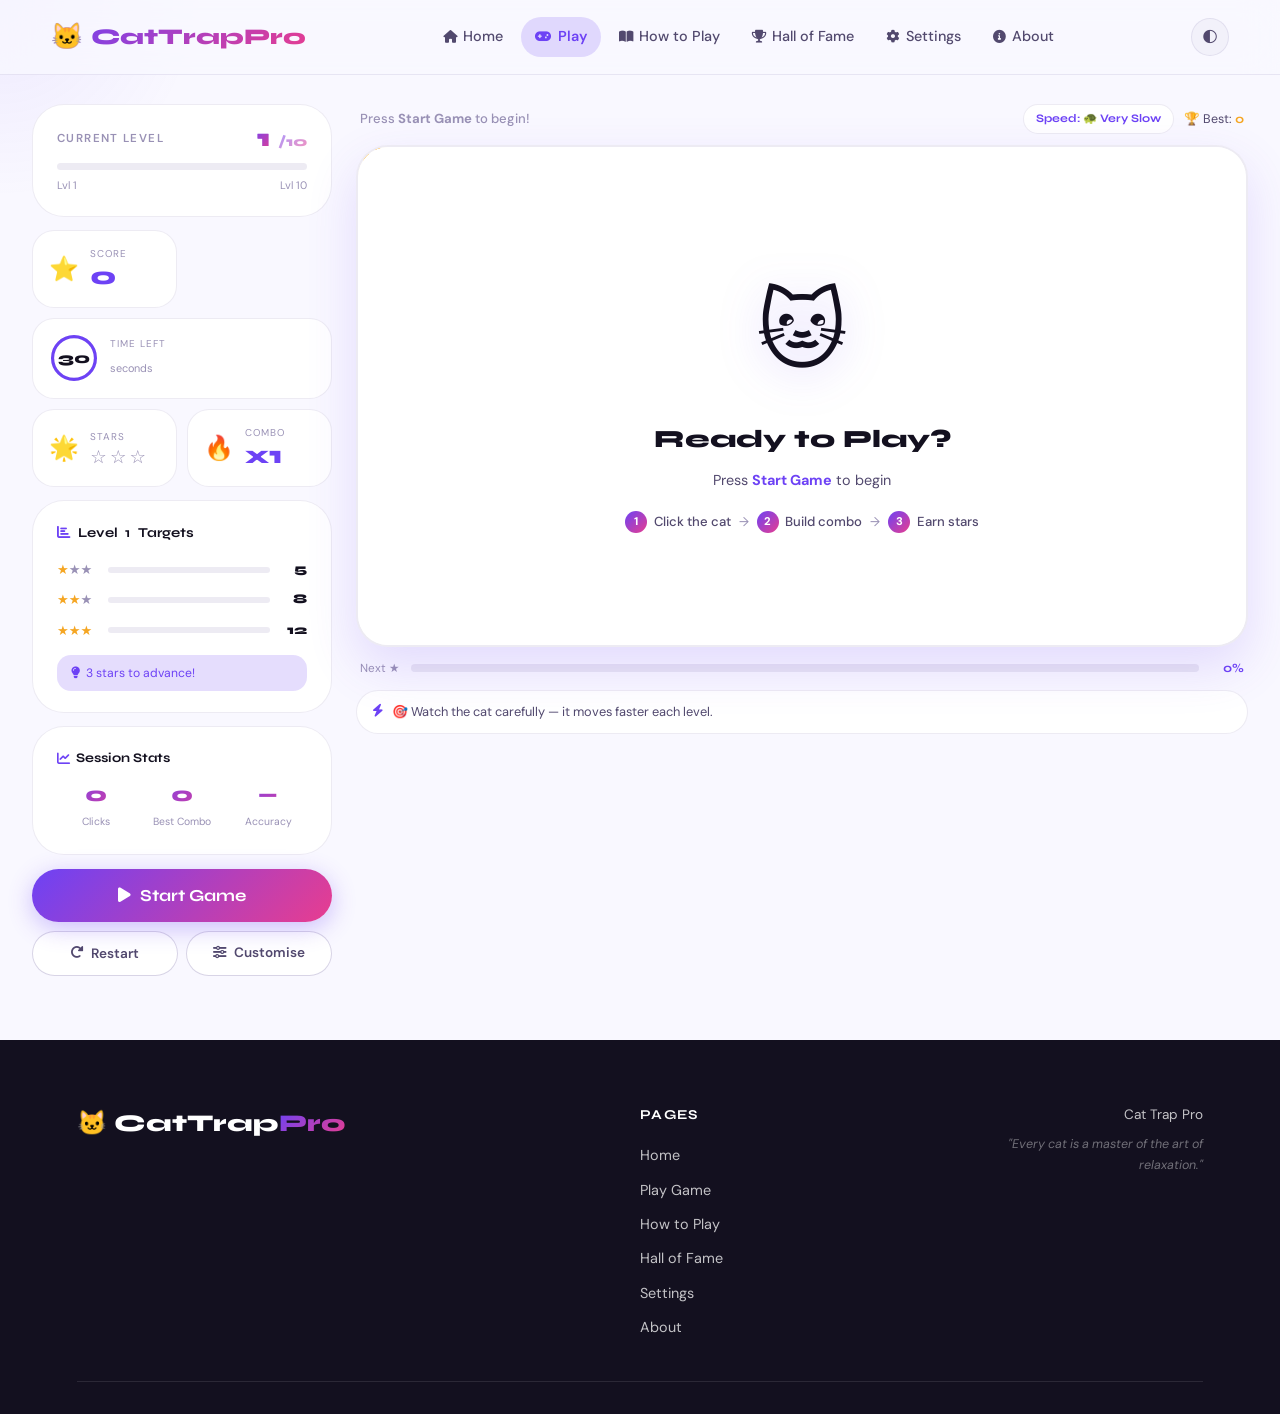
<file: game.html>
<!DOCTYPE html>
<html lang="en">

<head>
    <meta charset="UTF-8">
    <meta name="viewport" content="width=device-width, initial-scale=1.0, user-scalable=yes">
    <title>Cat Trap Pro — Play Game</title>
    <link rel="stylesheet" href="css/style.css">
    <link rel="stylesheet" href="css/game-additions.css">
    <link rel="preconnect" href="https://fonts.googleapis.com">
    <link rel="preconnect" href="https://fonts.gstatic.com" crossorigin>
    <link href="https://fonts.googleapis.com/css2?family=Syne:wght@400;600;700;800&family=DM+Sans:wght@400;500;600&display=swap" rel="stylesheet">
    <link rel="stylesheet" href="https://cdnjs.cloudflare.com/ajax/libs/font-awesome/6.0.0/css/all.min.css">
    <!-- ===== FAVICON - Browser Tab Icon ===== -->
    <link rel="icon" type="image/svg+xml" href="data:image/svg+xml,%3Csvg xmlns='http://www.w3.org/2000/svg' viewBox='0 0 100 100'%3E%3Ctext x='50' y='50' font-size='70' text-anchor='middle' dy='.35em' fill='%236D42F5'%3E🐱%3C/text%3E%3C/svg%3E">
    <link rel="apple-touch-icon" href="data:image/svg+xml,%3Csvg xmlns='http://www.w3.org/2000/svg' viewBox='0 0 100 100'%3E%3Ctext x='50' y='50' font-size='70' text-anchor='middle' dy='.35em' fill='%236D42F5'%3E🐱%3C/text%3E%3C/svg%3E">
</head>

<body>

    <!-- Loading Screen -->
    <div class="loading-screen" id="loadingScreen">
        <div class="loader">
            <div class="loader-paw">
                <span class="paw-main">🐾</span>
                <span class="paw-dot"></span>
                <span class="paw-dot"></span>
                <span class="paw-dot"></span>
            </div>
            <p class="loader-label">Preparing Game Arena…</p>
            <div class="loader-track">
                <div class="loader-fill"></div>
            </div>
        </div>
    </div>

    <div class="cursor-glow" id="cursorGlow"></div>

    <!-- Navigation -->
    <nav class="navbar" id="navbar">
        <a href="index.html" class="logo">
            <span class="logo-icon">🐱</span>
            <span class="logo-text">CatTrap<em>Pro</em></span>
        </a>
        <ul class="nav-menu">
            <li><a href="index.html" class="nav-link"><i class="fas fa-home"></i> Home</a></li>
            <li><a href="game.html" class="nav-link active"><i class="fas fa-gamepad"></i> Play</a></li>
            <li><a href="howto.html" class="nav-link"><i class="fas fa-book-open"></i> How to Play</a></li>
            <li><a href="halloffame.html" class="nav-link"><i class="fas fa-trophy"></i> Hall of Fame</a></li>
            <li><a href="settings.html" class="nav-link"><i class="fas fa-cog"></i> Settings</a></li>
            <li><a href="about.html" class="nav-link"><i class="fas fa-info-circle"></i> About</a></li>
        </ul>
        <div class="nav-right">
            <button id="themeToggle" class="theme-btn" aria-label="Toggle theme"><i class="fas fa-moon"></i></button>
        </div>
    </nav>

    <main class="gp-main">

        <!-- ── LEFT SIDEBAR ── -->
        <aside class="gp-sidebar">

            <!-- Level card -->
            <div class="gp-card gp-level-card">
                <div class="gp-level-top">
                    <span class="gp-eyebrow">Current Level</span>
                    <span class="gp-level-badge"><span id="levelNum" style="background:var(--grad-brand);-webkit-background-clip:text;background-clip:text;-webkit-text-fill-color:transparent;font-family:Syne,sans-serif;font-size:1.55rem;font-weight:800;line-height:1;">1</span>
                    <em style="font-style:normal;font-size:0.85rem;opacity:0.55;background:var(--grad-brand);-webkit-background-clip:text;background-clip:text;-webkit-text-fill-color:transparent;">/10</em>
                    </span>
                </div>
                <div class="gp-bar-track">
                    <div class="gp-bar-fill" id="levelBarFill" style="width:0%"></div>
                </div>
                <div class="gp-bar-labels"><span>Lvl 1</span><span>Lvl 10</span></div>
            </div>

            <!-- Stat pills grid -->
            <div class="gp-stats-grid">
                <!-- Score -->
                <div class="gp-pill">
                    <div class="gp-pill-icon">⭐</div>
                    <div class="gp-pill-body">
                        <span class="gp-pill-label">Score</span>
                        <span class="gp-pill-value" id="scoreDisplay">0</span>
                    </div>
                </div>

                <!-- Timer (full-width) -->
                <div class="gp-pill gp-pill--timer" id="timerPill">
                    <div class="gp-ring-wrap">
                        <svg class="gp-ring-svg" viewBox="0 0 56 56" fill="none">
                        <circle class="gp-ring-track" cx="28" cy="28" r="24" stroke-width="3.5"/>
                        <circle class="gp-ring-prog" id="timerRing" cx="28" cy="28" r="24"
                            stroke-width="3.5" stroke-linecap="round"
                            stroke-dasharray="150.8" stroke-dashoffset="0"
                            transform="rotate(-90 28 28)"/>
                    </svg>
                        <span class="gp-ring-num" id="timerDisplay">30</span>
                    </div>
                    <div class="gp-pill-body">
                        <span class="gp-pill-label">Time Left</span>
                        <span class="gp-pill-sub">seconds</span>
                    </div>
                </div>

                <!-- Stars -->
                <div class="gp-pill">
                    <div class="gp-pill-icon">🌟</div>
                    <div class="gp-pill-body">
                        <span class="gp-pill-label">Stars</span>
                        <div class="gp-stars-row" id="starsDisplay">
                            <span class="gp-star">☆</span>
                            <span class="gp-star">☆</span>
                            <span class="gp-star">☆</span>
                        </div>
                    </div>
                </div>

                <!-- Combo -->
                <div class="gp-pill gp-pill--combo" id="comboPill">
                    <div class="gp-pill-icon">🔥</div>
                    <div class="gp-pill-body">
                        <span class="gp-pill-label">Combo</span>
                        <span class="gp-pill-value gp-combo-val" id="comboVal">x1</span>
                    </div>
                </div>
            </div>

            <!-- Requirements card -->
            <div class="gp-card gp-req-card">
                <div class="gp-req-title">
                    <i class="fas fa-chart-bar"></i> Level <span id="currentLevelNum">1</span> Targets
                </div>
                <div class="gp-req-rows">
                    <div class="gp-req-row">
                        <div class="gp-req-stars">★<span class="dim">★★</span></div>
                        <div class="gp-req-track">
                            <div class="gp-req-fill" id="reqFill1" style="width:0%"></div>
                        </div>
                        <span class="gp-req-val" id="req1">5</span>
                    </div>
                    <div class="gp-req-row">
                        <div class="gp-req-stars">★★<span class="dim">★</span></div>
                        <div class="gp-req-track">
                            <div class="gp-req-fill gp-req-fill--2" id="reqFill2" style="width:0%"></div>
                        </div>
                        <span class="gp-req-val" id="req2">8</span>
                    </div>
                    <div class="gp-req-row">
                        <div class="gp-req-stars">★★★</div>
                        <div class="gp-req-track">
                            <div class="gp-req-fill gp-req-fill--3" id="reqFill3" style="width:0%"></div>
                        </div>
                        <span class="gp-req-val" id="req3">12</span>
                    </div>
                </div>
                <div class="gp-req-tip"><i class="fas fa-lightbulb"></i> 3 stars to advance!</div>
            </div>

            <!-- Session stats -->
            <div class="gp-card gp-session-card">
                <div class="gp-session-title"><i class="fas fa-chart-line"></i> Session Stats</div>
                <div class="gp-session-grid">
                    <div class="gp-session-item">
                        <span class="gp-session-val" id="sessionClicks">0</span>
                        <span class="gp-session-label">Clicks</span>
                    </div>
                    <div class="gp-session-item">
                        <span class="gp-session-val" id="sessionBestCombo">0</span>
                        <span class="gp-session-label">Best Combo</span>
                    </div>
                    <div class="gp-session-item">
                        <span class="gp-session-val" id="sessionAccuracy">—</span>
                        <span class="gp-session-label">Accuracy</span>
                    </div>
                </div>
            </div>

            <!-- Controls -->
            <div class="gp-controls">
                <button id="startBtn" class="btn-primary-hero gp-start-btn">
                <i class="fas fa-play"></i> Start Game
            </button>
                <div class="gp-ctrl-row">
                    <button id="restartBtn" class="gp-ctrl-btn">
                    <i class="fas fa-redo-alt"></i> Restart
                </button>
                    <a href="settings.html" class="gp-ctrl-btn">
                        <i class="fas fa-sliders-h"></i> Customise
                    </a>
                </div>
            </div>

        </aside>

        <!-- ── ARENA (right) ── -->
        <section class="gp-arena-wrap">

            <!-- Meta bar above arena -->
            <div class="gp-arena-meta">
                <span class="gp-arena-hint" id="arenaHint">Press <strong>Start Game</strong> to begin!</span>
                <div class="gp-arena-badges">
                    <span class="gp-speed-badge" id="speedBadge">Speed: Slow</span>
                    <span class="gp-hs-badge">🏆 Best: <strong id="hsBadge">0</strong></span>
                </div>
            </div>

            <!-- THE ARENA BOX -->
            <div class="gp-arena" id="gameArea">

                <!-- Background dot grid -->
                <div class="gp-arena-dots"></div>

                <!-- IDLE overlay -->
                <div class="gp-overlay gp-overlay--idle" id="overlayIdle">
                    <div class="gp-ol-cat" id="idleCat">🐱</div>
                    <p class="gp-ol-title">Ready to Play?</p>
                    <p class="gp-ol-sub">Press <strong>Start Game</strong> to begin</p>
                    <div class="gp-ol-steps">
                        <span class="gp-ol-step"><span class="gp-step-num">1</span>Click the cat</span>
                        <span class="gp-step-arrow">→</span>
                        <span class="gp-ol-step"><span class="gp-step-num">2</span>Build combo</span>
                        <span class="gp-step-arrow">→</span>
                        <span class="gp-ol-step"><span class="gp-step-num">3</span>Earn stars</span>
                    </div>
                </div>

                <!-- GAME OVER overlay -->
                <div class="gp-overlay gp-overlay--gameover hidden" id="overlayGameOver">
                    <div class="gp-ol-emoji">😿</div>
                    <h2 class="gp-ol-title">Time's Up!</h2>
                    <p class="gp-ol-score">You scored <strong id="goFinalScore">0</strong> points</p>
                    <div class="gp-ol-stars" id="goStars">☆☆☆</div>
                    <div class="gp-ol-actions">
                        <button class="btn-primary-hero" id="goPlayAgain">
                        <i class="fas fa-redo"></i> Play Again
                    </button>
                        <a href="halloffame.html" class="gp-ctrl-btn">View Stats</a>
                    </div>
                </div>

                <!-- LEVEL UP overlay -->
                <div class="gp-overlay gp-overlay--levelup hidden" id="overlayLevelUp">
                    <div class="gp-ol-emoji">🎉</div>
                    <h2 class="gp-ol-title">Level Up!</h2>
                    <p class="gp-ol-sub" id="luSub">Moving to Level 2</p>
                    <div class="gp-ol-stars" id="luStars">⭐⭐⭐</div>
                    <div class="gp-lu-bar">
                        <div class="gp-lu-bar-fill" id="luBarFill"></div>
                    </div>
                </div>

                <!-- NEW HIGH SCORE overlay -->
                <div class="gp-overlay gp-overlay--hs hidden" id="overlayHS">
                    <div class="gp-ol-emoji">🏆</div>
                    <h2 class="gp-ol-title">New High Score!</h2>
                    <p class="gp-ol-score"><strong id="hsFinalScore">0</strong> points!</p>
                    <div class="gp-ol-stars">⭐⭐⭐</div>
                    <button class="btn-primary-hero" id="hsPlayAgain" style="margin-top:1rem">
                    <i class="fas fa-redo"></i> Play Again
                </button>
                </div>

                <!-- THE CAT -->
                <div class="cat" id="cat">🐱</div>

                <!-- Arena combo badge -->
                <div class="gp-combo-badge hidden" id="comboCounter">
                    <span class="gp-combo-num" id="comboBadgeNum">x2</span>
                    <span class="gp-combo-lbl">COMBO!</span>
                </div>

                <!-- Burst particles -->
                <div id="burstContainer"></div>

            </div>

            <!-- Star progress streak bar -->
            <div class="gp-streak">
                <span class="gp-streak-label">Next ★</span>
                <div class="gp-streak-track">
                    <div class="gp-streak-fill" id="streakFill" style="width:0%"></div>
                </div>
                <span class="gp-streak-pct" id="streakPct">0%</span>
            </div>

            <!-- Rotating tips -->
            <div class="gp-tip-row" id="tipRow">
                <i class="fas fa-bolt"></i>
                <span id="tipText">Click rapidly to build your combo — 5× combo gives 5 points per click!</span>
            </div>

        </section>

    </main>

    <!-- Floating score pops -->
    <div id="floatingScores"></div>
    <!-- Notifications -->
    <div id="notificationContainer"></div>

    <!-- Footer -->
    <footer class="footer">
        <div class="footer-inner">
            <div class="footer-brand">
                <span class="footer-logo">🐱 CatTrap<em>Pro</em></span>
            </div>
            <div class="footer-nav">
                <h5>Pages</h5>
                <ul>
                    <li><a href="index.html">Home</a></li>
                    <li><a href="game.html">Play Game</a></li>
                    <li><a href="howto.html">How to Play</a></li>
                    <li><a href="halloffame.html">Hall of Fame</a></li>
                    <li><a href="settings.html">Settings</a></li>
                    <li><a href="about.html">About</a></li>
                </ul>
            </div>
            <div class="footer-meta">
                <p> Cat Trap Pro</p>
                <p class="footer-quote">"Every cat is a master of the art of relaxation."</p>
            </div>
        </div>
    </footer>

    <script src="js/theme.js"></script>
    <script src="js/game.js"></script>
</body>

</html>
</file>
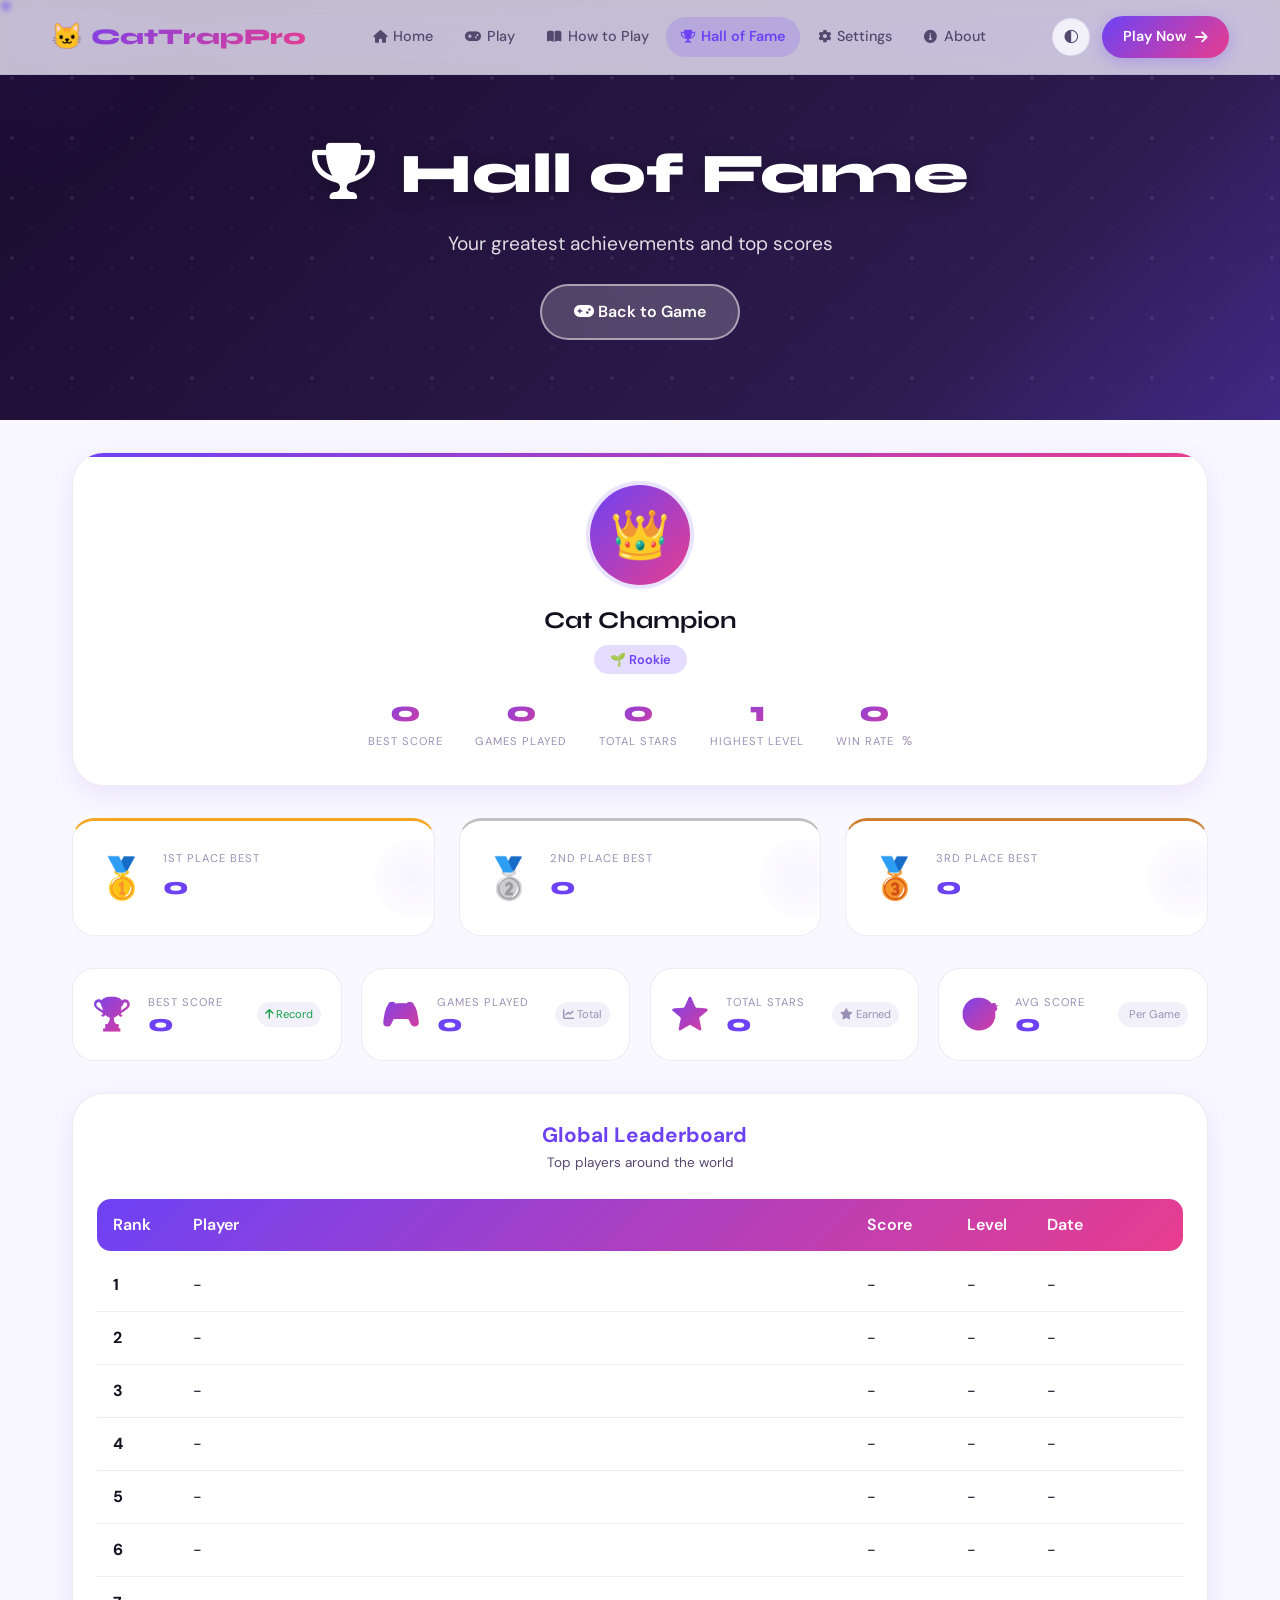
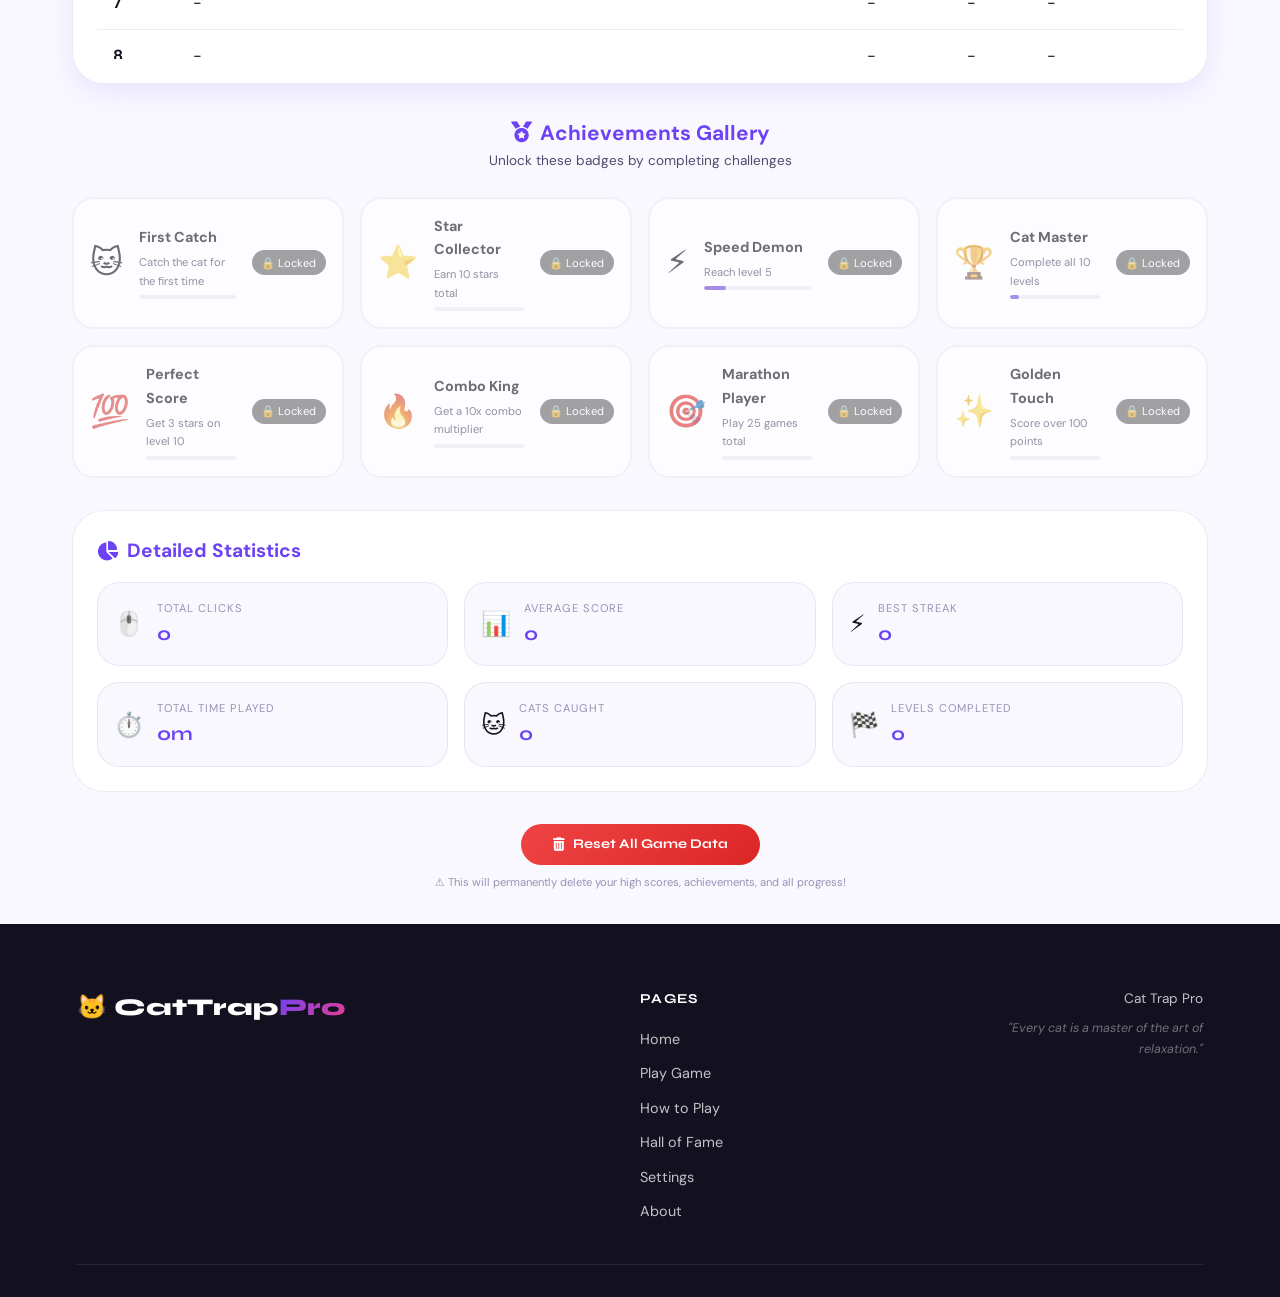
<file: halloffame.html>
<!DOCTYPE html>
<html lang="en">

<head>
    <meta charset="UTF-8">
    <meta name="viewport" content="width=device-width, initial-scale=1.0, user-scalable=yes">
    <title>Cat Trap Pro — Hall of Fame | Legendary Scores</title>
    <link rel="stylesheet" href="css/style.css">
    <link rel="preconnect" href="https://fonts.googleapis.com">
    <link rel="preconnect" href="https://fonts.gstatic.com" crossorigin>
    <link href="https://fonts.googleapis.com/css2?family=Syne:wght@400;600;700;800&family=DM+Sans:wght@400;500;600&display=swap" rel="stylesheet">
    <link rel="stylesheet" href="https://cdnjs.cloudflare.com/ajax/libs/font-awesome/6.0.0/css/all.min.css">
    <!-- ===== FAVICON - Browser Tab Icon ===== -->
    <link rel="icon" type="image/svg+xml" href="data:image/svg+xml,%3Csvg xmlns='http://www.w3.org/2000/svg' viewBox='0 0 100 100'%3E%3Ctext x='50' y='50' font-size='70' text-anchor='middle' dy='.35em' fill='%236D42F5'%3E🐱%3C/text%3E%3C/svg%3E">
    <link rel="apple-touch-icon" href="data:image/svg+xml,%3Csvg xmlns='http://www.w3.org/2000/svg' viewBox='0 0 100 100'%3E%3Ctext x='50' y='50' font-size='70' text-anchor='middle' dy='.35em' fill='%236D42F5'%3E🐱%3C/text%3E%3C/svg%3E">

    <style>
        /* ========== OVERRIDE PAGE HEADER - ANIMATED GRADIENT ========== */
        
        .page-header {
            background: transparent !important;
            position: relative;
            overflow: hidden;
            padding: 8rem 2rem 5rem;
            text-align: center;
            margin-bottom: 2rem;
        }
        
        .page-header::before {
            content: '';
            position: absolute;
            top: 0;
            left: 0;
            right: 0;
            bottom: 0;
            background: linear-gradient(135deg, #1a0b2e 0%, #2d1b4e 25%, #6D42F5 50%, #E83D8F 75%, #F5A623 100%);
            background-size: 300% 300%;
            animation: animatedGradient 10s ease infinite;
            z-index: -2;
        }
        
        @keyframes animatedGradient {
            0% {
                background-position: 0% 0%;
            }
            25% {
                background-position: 50% 25%;
            }
            50% {
                background-position: 100% 50%;
            }
            75% {
                background-position: 50% 75%;
            }
            100% {
                background-position: 0% 100%;
            }
        }
        
        .page-header::after {
            content: '';
            position: absolute;
            top: 0;
            left: 0;
            right: 0;
            bottom: 0;
            background-image: radial-gradient(circle at 20% 30%, rgba(255, 255, 255, 0.08) 2px, transparent 2px), radial-gradient(circle at 80% 70%, rgba(255, 255, 255, 0.06) 1px, transparent 1px);
            background-size: 60px 60px, 40px 40px;
            pointer-events: none;
            z-index: -1;
            animation: floatParticles 20s linear infinite;
        }
        
        @keyframes floatParticles {
            0% {
                background-position: 0 0, 0 0;
            }
            100% {
                background-position: 120px 120px, 80px 80px;
            }
        }
        
        .page-header h1 {
            font-family: 'Syne', sans-serif;
            font-size: 3.5rem;
            font-weight: 800;
            color: white;
            text-shadow: 0 4px 20px rgba(0, 0, 0, 0.3);
            animation: fadeInDown 0.8s ease;
            position: relative;
            z-index: 2;
        }
        
        .page-header h1 i {
            margin-right: 0.5rem;
            animation: iconPulse 2s ease-in-out infinite;
        }
        
        @keyframes iconPulse {
            0%,
            100% {
                transform: scale(1);
            }
            50% {
                transform: scale(1.1);
            }
        }
        
        .page-header p {
            font-size: 1.2rem;
            color: rgba(255, 255, 255, 0.95);
            animation: fadeInUp 0.8s ease;
            position: relative;
            z-index: 2;
        }
        
        @keyframes fadeInDown {
            from {
                opacity: 0;
                transform: translateY(-30px);
            }
            to {
                opacity: 1;
                transform: translateY(0);
            }
        }
        
        @keyframes fadeInUp {
            from {
                opacity: 0;
                transform: translateY(30px);
            }
            to {
                opacity: 1;
                transform: translateY(0);
            }
        }
        
        .back-to-game-btn {
            display: inline-block;
            margin-top: 1.5rem;
            padding: 0.8rem 2rem;
            background: rgba(255, 255, 255, 0.2);
            backdrop-filter: blur(10px);
            color: white;
            border-radius: 50px;
            font-weight: 600;
            border: 2px solid rgba(255, 255, 255, 0.5);
            transition: all 0.3s ease;
        }
        
        .back-to-game-btn:hover {
            background: white;
            color: var(--accent);
            transform: translateX(-5px);
        }
        /* ========== ENHANCED CARD STYLES ========== */
        
        .champion-card,
        .medal-card,
        .stat-card-hof,
        .leaderboard-container,
        .statistics-breakdown {
            transition: transform 0.3s ease, box-shadow 0.3s ease;
        }
        
        .champion-card:hover,
        .medal-card:hover,
        .stat-card-hof:hover,
        .leaderboard-container:hover,
        .statistics-breakdown:hover {
            transform: translateY(-5px);
            box-shadow: var(--shadow-lg);
        }
        
        .achievement-card {
            transition: transform 0.3s ease, box-shadow 0.3s ease;
        }
        
        .achievement-card:hover {
            transform: translateY(-5px) scale(1.02);
            box-shadow: var(--shadow-md);
        }
        
        .stat-detail {
            transition: transform 0.3s ease, background 0.3s ease;
        }
        
        .stat-detail:hover {
            transform: translateY(-3px);
            background: var(--accent-glow);
        }
        /* ========== RESPONSIVE FIXES ========== */
        
        @media (max-width: 768px) {
            .page-header h1 {
                font-size: 2.2rem;
            }
            .champion-stats {
                gap: 0.8rem;
            }
            .champ-stat-value {
                font-size: 1.2rem;
            }
        }
    </style>
</head>

<body>

    <!-- Loading Screen -->
    <div class="loading-screen" id="loadingScreen">
        <div class="loader">
            <div class="loader-paw">
                <span class="paw-main">🐾</span>
                <span class="paw-dot"></span>
                <span class="paw-dot"></span>
                <span class="paw-dot"></span>
            </div>
            <p class="loader-label">Loading Hall of Fame</p>
            <div class="loader-track">
                <div class="loader-fill"></div>
            </div>
        </div>
    </div>

    <!-- Cursor Glow -->
    <div class="cursor-glow" id="cursorGlow"></div>
    <div class="cursor-trail" id="cursorTrail"></div>

    <!-- Navigation -->
    <nav class="navbar" id="navbar">
        <a href="index.html" class="logo">
            <span class="logo-icon">🐱</span>
            <span class="logo-text">CatTrap<em>Pro</em></span>
        </a>
        <ul class="nav-menu">
            <li><a href="index.html" class="nav-link"><i class="fas fa-home"></i> Home</a></li>
            <li><a href="game.html" class="nav-link"><i class="fas fa-gamepad"></i> Play</a></li>
            <li><a href="howto.html" class="nav-link"><i class="fas fa-book-open"></i> How to Play</a></li>
            <li><a href="halloffame.html" class="nav-link active"><i class="fas fa-trophy"></i> Hall of Fame</a></li>
            <li><a href="settings.html" class="nav-link"><i class="fas fa-cog"></i> Settings</a></li>
            <li><a href="about.html" class="nav-link"><i class="fas fa-info-circle"></i> About</a></li>
        </ul>
        <div class="nav-right">
            <button id="themeToggle" class="theme-btn" aria-label="Toggle theme">
                <i class="fas fa-moon"></i>
            </button>
            <a href="game.html" class="nav-cta">Play Now <i class="fas fa-arrow-right"></i></a>
        </div>
    </nav>

    <!-- Page Header with Animated Gradient (Matches How to Play) -->
    <div class="page-header">
        <h1><i class="fas fa-trophy"></i> Hall of Fame</h1>
        <p>Your greatest achievements and top scores</p>
        <a href="game.html" class="back-to-game-btn">
            <i class="fas fa-gamepad"></i> Back to Game
        </a>
    </div>

    <!-- Main Content -->
    <main class="content-page">

        <!-- ======================================== -->
        <!-- CHAMPION PROFILE SECTION -->
        <!-- ======================================== -->
        <div class="champion-section">
            <div class="champion-card">
                <div class="champion-avatar">
                    <span>👑</span>
                    <div class="avatar-glow"></div>
                </div>
                <h2 class="champion-name" id="playerName">Cat Champion</h2>
                <div class="champion-rank" id="playerRank">🌱 Rookie</div>
                <div class="champion-stats">
                    <div class="champ-stat">
                        <span class="champ-stat-value" id="bestScore">0</span>
                        <span class="champ-stat-label">Best Score</span>
                    </div>
                    <div class="champ-stat">
                        <span class="champ-stat-value" id="gamesPlayed">0</span>
                        <span class="champ-stat-label">Games Played</span>
                    </div>
                    <div class="champ-stat">
                        <span class="champ-stat-value" id="totalStars">0</span>
                        <span class="champ-stat-label">Total Stars</span>
                    </div>
                    <div class="champ-stat">
                        <span class="champ-stat-value" id="highestLevel">1</span>
                        <span class="champ-stat-label">Highest Level</span>
                    </div>
                    <div class="champ-stat">
                        <span class="champ-stat-value" id="winRate">0</span>
                        <span class="champ-stat-label">Win Rate</span>
                        <span class="champ-stat-unit">%</span>
                    </div>
                </div>
            </div>
        </div>

        <!-- ======================================== -->
        <!-- MEDAL STATS CARDS -->
        <!-- ======================================== -->
        <div class="medal-stats">
            <div class="medal-card gold">
                <div class="medal-icon">🥇</div>
                <div class="medal-info">
                    <span class="medal-label">1st Place Best</span>
                    <span class="medal-value" id="firstPlaceScore">0</span>
                </div>
                <div class="medal-glow"></div>
            </div>
            <div class="medal-card silver">
                <div class="medal-icon">🥈</div>
                <div class="medal-info">
                    <span class="medal-label">2nd Place Best</span>
                    <span class="medal-value" id="secondPlaceScore">0</span>
                </div>
                <div class="medal-glow"></div>
            </div>
            <div class="medal-card bronze">
                <div class="medal-icon">🥉</div>
                <div class="medal-info">
                    <span class="medal-label">3rd Place Best</span>
                    <span class="medal-value" id="thirdPlaceScore">0</span>
                </div>
                <div class="medal-glow"></div>
            </div>
        </div>

        <!-- ======================================== -->
        <!-- STATS SUMMARY CARDS -->
        <!-- ======================================== -->
        <div class="stats-showcase">
            <div class="stat-card-hof">
                <div class="stat-card-icon">🏆</div>
                <div class="stat-card-info">
                    <span class="stat-card-label">Best Score</span>
                    <span class="stat-card-value" id="bestScoreCard">0</span>
                </div>
                <div class="stat-card-trend positive">
                    <i class="fas fa-arrow-up"></i> Record
                </div>
            </div>
            <div class="stat-card-hof">
                <div class="stat-card-icon">🎮</div>
                <div class="stat-card-info">
                    <span class="stat-card-label">Games Played</span>
                    <span class="stat-card-value" id="gamesPlayedCard">0</span>
                </div>
                <div class="stat-card-trend">
                    <i class="fas fa-chart-line"></i> Total
                </div>
            </div>
            <div class="stat-card-hof">
                <div class="stat-card-icon">⭐</div>
                <div class="stat-card-info">
                    <span class="stat-card-label">Total Stars</span>
                    <span class="stat-card-value" id="totalStarsCard">0</span>
                </div>
                <div class="stat-card-trend">
                    <i class="fas fa-star"></i> Earned
                </div>
            </div>
            <div class="stat-card-hof">
                <div class="stat-card-icon">🎯</div>
                <div class="stat-card-info">
                    <span class="stat-card-label">Avg Score</span>
                    <span class="stat-card-value" id="avgScoreCard">0</span>
                </div>
                <div class="stat-card-trend">
                    <i class="fas fa-chart-simple"></i> Per Game
                </div>
            </div>
        </div>

        <!-- ======================================== -->
        <!-- GLOBAL LEADERBOARD -->
        <!-- ======================================== -->
        <div class="leaderboard-container">
            <div class="leaderboard-header-section">
                <h2><i class="fas fa-ranking-star"></i> Global Leaderboard</h2>
                <p>Top players around the world</p>
            </div>
            <div class="leaderboard-table">
                <div class="leaderboard-header">
                    <span>Rank</span>
                    <span>Player</span>
                    <span>Score</span>
                    <span>Level</span>
                    <span>Date</span>
                </div>
                <div id="leaderboardRows" class="leaderboard-body">
                    <!-- Dynamic rows will be inserted here -->
                </div>
            </div>
        </div>

        <!-- ======================================== -->
        <!-- ACHIEVEMENTS GALLERY -->
        <!-- ======================================== -->
        <div class="achievements-showcase">
            <div class="achievements-header">
                <h2><i class="fas fa-medal"></i> Achievements Gallery</h2>
                <p>Unlock these badges by completing challenges</p>
            </div>
            <div class="achievements-grid" id="achievementsGrid">
                <!-- Dynamic achievements will be inserted here -->
            </div>
        </div>

        <!-- ======================================== -->
        <!-- STATISTICS BREAKDOWN -->
        <!-- ======================================== -->
        <div class="statistics-breakdown">
            <h2><i class="fas fa-chart-pie"></i> Detailed Statistics</h2>
            <div class="stats-grid">
                <div class="stat-detail">
                    <span class="stat-detail-icon">🖱️</span>
                    <div class="stat-detail-info">
                        <span class="stat-detail-label">Total Clicks</span>
                        <span class="stat-detail-value" id="totalClicks">0</span>
                    </div>
                </div>
                <div class="stat-detail">
                    <span class="stat-detail-icon">📊</span>
                    <div class="stat-detail-info">
                        <span class="stat-detail-label">Average Score</span>
                        <span class="stat-detail-value" id="avgScoreDetail">0</span>
                    </div>
                </div>
                <div class="stat-detail">
                    <span class="stat-detail-icon">⚡</span>
                    <div class="stat-detail-info">
                        <span class="stat-detail-label">Best Streak</span>
                        <span class="stat-detail-value" id="bestStreak">0</span>
                    </div>
                </div>
                <div class="stat-detail">
                    <span class="stat-detail-icon">⏱️</span>
                    <div class="stat-detail-info">
                        <span class="stat-detail-label">Total Time Played</span>
                        <span class="stat-detail-value" id="totalTime">0m</span>
                    </div>
                </div>
                <div class="stat-detail">
                    <span class="stat-detail-icon">🐱</span>
                    <div class="stat-detail-info">
                        <span class="stat-detail-label">Cats Caught</span>
                        <span class="stat-detail-value" id="catsCaught">0</span>
                    </div>
                </div>
                <div class="stat-detail">
                    <span class="stat-detail-icon">🏁</span>
                    <div class="stat-detail-info">
                        <span class="stat-detail-label">Levels Completed</span>
                        <span class="stat-detail-value" id="levelsCompleted">0</span>
                    </div>
                </div>
            </div>
        </div>

        <!-- ======================================== -->
        <!-- RESET STATS BUTTON -->
        <!-- ======================================== -->
        <div class="reset-section">
            <button id="resetStatsBtn" class="btn-reset">
                <i class="fas fa-trash-alt"></i> Reset All Game Data
            </button>
            <p class="reset-warning">⚠️ This will permanently delete your high scores, achievements, and all progress!</p>
        </div>

    </main>

    <!-- Footer -->
    <footer class="footer">
        <div class="footer-inner">
            <div class="footer-brand">
                <span class="footer-logo">🐱 CatTrap<em>Pro</em></span>
            </div>
            <div class="footer-nav">
                <h5>Pages</h5>
                <ul>
                    <li><a href="index.html">Home</a></li>
                    <li><a href="game.html">Play Game</a></li>
                    <li><a href="howto.html">How to Play</a></li>
                    <li><a href="halloffame.html">Hall of Fame</a></li>
                    <li><a href="settings.html">Settings</a></li>
                    <li><a href="about.html">About</a></li>
                </ul>
            </div>
            <div class="footer-meta">
                <p> Cat Trap Pro</p>
                <p class="footer-quote">"Every cat is a master of the art of relaxation."</p>
            </div>
        </div>
    </footer>

    <script src="js/theme.js"></script>
    <script>
        // ========================================
        // HALL OF FAME - COMPLETE LOGIC 
        // ========================================

        // Hide loading screen
        window.addEventListener('load', function() {
            setTimeout(function() {
                var loader = document.getElementById('loadingScreen');
                if (loader) loader.classList.add('hidden');
            }, 800);
        });

        // Cursor trail effect
        var glow = document.getElementById('cursorGlow');
        var trail = document.getElementById('cursorTrail');
        if (glow) {
            document.addEventListener('mousemove', function(e) {
                glow.style.left = e.clientX + 'px';
                glow.style.top = e.clientY + 'px';
            });
        }
        if (trail) {
            var trailX = 0,
                trailY = 0;
            var mouseX = 0,
                mouseY = 0;
            document.addEventListener('mousemove', function(e) {
                mouseX = e.clientX;
                mouseY = e.clientY;
            });

            function animateTrail() {
                trailX += (mouseX - trailX) * 0.15;
                trailY += (mouseY - trailY) * 0.15;
                trail.style.left = trailX + 'px';
                trail.style.top = trailY + 'px';
                requestAnimationFrame(animateTrail);
            }
            animateTrail();
        }

        // Navbar scroll effect
        window.addEventListener('scroll', function() {
            var navbar = document.getElementById('navbar');
            if (navbar) {
                if (window.scrollY > 50) {
                    navbar.classList.add('scrolled');
                } else {
                    navbar.classList.remove('scrolled');
                }
            }
        });

        // Load all stats
        function loadAllStats() {
            const bestScore = parseInt(localStorage.getItem('catTrapHighScore') || 0);
            const gamesPlayed = parseInt(localStorage.getItem('catTrapGamesPlayed') || 0);
            const totalStars = parseInt(localStorage.getItem('catTrapTotalStars') || 0);
            const highestLevel = parseInt(localStorage.getItem('catTrapHighestLevel') || 1);
            const totalClicks = parseInt(localStorage.getItem('catTrapTotalClicks') || 0);
            const bestStreak = parseInt(localStorage.getItem('catTrapBestStreak') || 0);
            const bestCombo = parseInt(localStorage.getItem('catTrapBestCombo') || 0);

            // Update champion stats
            document.getElementById('bestScore').textContent = bestScore;
            document.getElementById('gamesPlayed').textContent = gamesPlayed;
            document.getElementById('totalStars').textContent = totalStars;
            document.getElementById('highestLevel').textContent = highestLevel;

            const winRate = gamesPlayed > 0 ? Math.round((totalStars / (gamesPlayed * 3)) * 100) : 0;
            document.getElementById('winRate').textContent = winRate;

            // Update medal stats
            document.getElementById('firstPlaceScore').textContent = bestScore;
            document.getElementById('secondPlaceScore').textContent = Math.floor(bestScore * 0.8);
            document.getElementById('thirdPlaceScore').textContent = Math.floor(bestScore * 0.6);

            // Update stats cards
            document.getElementById('bestScoreCard').textContent = bestScore;
            document.getElementById('gamesPlayedCard').textContent = gamesPlayed;
            document.getElementById('totalStarsCard').textContent = totalStars;
            document.getElementById('avgScoreCard').textContent = gamesPlayed > 0 ? Math.floor(bestScore / gamesPlayed) : 0;

            // Update detailed stats
            document.getElementById('totalClicks').textContent = totalClicks;
            document.getElementById('avgScoreDetail').textContent = gamesPlayed > 0 ? Math.floor(bestScore / gamesPlayed) : 0;
            document.getElementById('bestStreak').textContent = bestStreak;
            document.getElementById('catsCaught').textContent = totalClicks;
            document.getElementById('levelsCompleted').textContent = highestLevel - 1;
            document.getElementById('totalTime').textContent = Math.floor(gamesPlayed * 0.5) + 'm';

            // Player rank based on best score
            const rank = bestScore >= 100 ? '👑 Legendary' : bestScore >= 80 ? '💎 Diamond' : bestScore >= 60 ? '🥇 Gold' : bestScore >= 40 ? '🥈 Silver' : bestScore >= 20 ? '🥉 Bronze' : '🌱 Rookie';
            document.getElementById('playerRank').textContent = rank;
            document.getElementById('playerName').textContent = localStorage.getItem('catTrapPlayerName') || 'Cat Champion';

            // Update leaderboard
            loadLeaderboard();

            // Update achievements
            updateAchievements();
        }

        function loadLeaderboard() {
            const leaderboard = JSON.parse(localStorage.getItem('catTrapLeaderboard') || '[]');
            const container = document.getElementById('leaderboardRows');
            if (!container) return;

            container.innerHTML = '';

            if (leaderboard.length === 0) {
                for (let i = 0; i < 8; i++) {
                    const row = document.createElement('div');
                    row.className = 'leaderboard-row';
                    row.innerHTML = `
                        <span class="rank">${i + 1}</span>
                        <span class="player-name">-</span>
                        <span class="score">-</span>
                        <span class="level">-</span>
                        <span class="date">-</span>
                    `;
                    container.appendChild(row);
                }
                return;
            }

            leaderboard.slice(0, 10).forEach(function(entry, index) {
                const row = document.createElement('div');
                row.className = 'leaderboard-row rank-' + (index + 1);
                row.innerHTML = `
                    <span class="rank">${index + 1}</span>
                    <span class="player-name">${entry.name || 'Player'}</span>
                    <span class="score">${entry.score}</span>
                    <span class="level">${entry.level || 'N/A'}</span>
                    <span class="date">${entry.date || 'N/A'}</span>
                `;
                container.appendChild(row);
            });
        }

        function updateAchievements() {
            const gamesPlayed = parseInt(localStorage.getItem('catTrapGamesPlayed') || '0');
            const totalStars = parseInt(localStorage.getItem('catTrapTotalStars') || '0');
            const highestLevel = parseInt(localStorage.getItem('catTrapHighestLevel') || '1');
            const bestScore = parseInt(localStorage.getItem('catTrapHighScore') || '0');
            const bestCombo = parseInt(localStorage.getItem('catTrapBestCombo') || '0');

            const achievementsData = [{
                id: 'first_catch',
                name: 'First Catch',
                desc: 'Catch the cat for the first time',
                icon: '🐱',
                condition: gamesPlayed >= 1,
                progress: Math.min(100, (gamesPlayed / 1) * 100)
            }, {
                id: 'star_collector',
                name: 'Star Collector',
                desc: 'Earn 10 stars total',
                icon: '⭐',
                condition: totalStars >= 10,
                progress: Math.min(100, (totalStars / 10) * 100)
            }, {
                id: 'speed_demon',
                name: 'Speed Demon',
                desc: 'Reach level 5',
                icon: '⚡',
                condition: highestLevel >= 5,
                progress: Math.min(100, (highestLevel / 5) * 100)
            }, {
                id: 'cat_master',
                name: 'Cat Master',
                desc: 'Complete all 10 levels',
                icon: '🏆',
                condition: highestLevel >= 10,
                progress: Math.min(100, (highestLevel / 10) * 100)
            }, {
                id: 'perfect_score',
                name: 'Perfect Score',
                desc: 'Get 3 stars on level 10',
                icon: '💯',
                condition: bestScore >= 48 && highestLevel >= 10,
                progress: Math.min(100, (bestScore / 48) * 100)
            }, {
                id: 'combo_king',
                name: 'Combo King',
                desc: 'Get a 10x combo multiplier',
                icon: '🔥',
                condition: bestCombo >= 10,
                progress: Math.min(100, (bestCombo / 10) * 100)
            }, {
                id: 'marathon',
                name: 'Marathon Player',
                desc: 'Play 25 games total',
                icon: '🎯',
                condition: gamesPlayed >= 25,
                progress: Math.min(100, (gamesPlayed / 25) * 100)
            }, {
                id: 'golden_touch',
                name: 'Golden Touch',
                desc: 'Score over 100 points',
                icon: '✨',
                condition: bestScore >= 100,
                progress: Math.min(100, (bestScore / 100) * 100)
            }];

            const achievementsGrid = document.getElementById('achievementsGrid');
            if (achievementsGrid) {
                achievementsGrid.innerHTML = '';
                achievementsData.forEach(function(ach) {
                    const unlocked = ach.condition;
                    achievementsGrid.innerHTML += `
                        <div class="achievement-card ${unlocked ? 'unlocked' : 'locked'}" data-id="${ach.id}">
                            <div class="achievement-icon">${ach.icon}</div>
                            <div class="achievement-details">
                                <h4>${ach.name}</h4>
                                <p>${ach.desc}</p>
                                <div class="achievement-progress">
                                    <div class="progress-fill" style="width: ${ach.progress}%; background: ${ach.progress >= 100 ? 'var(--gold)' : 'var(--accent)'}"></div>
                                </div>
                            </div>
                            <div class="achievement-badge">${unlocked ? '✓ Unlocked' : '🔒 Locked'}</div>
                        </div>
                    `;
                });
            }
        }

        // Reset stats button
        const resetBtn = document.getElementById('resetStatsBtn');
        if (resetBtn) {
            resetBtn.addEventListener('click', function() {
                if (confirm('⚠️ WARNING: This will delete ALL your game data! This cannot be undone. Are you sure?')) {
                    localStorage.removeItem('catTrapHighScore');
                    localStorage.removeItem('catTrapGamesPlayed');
                    localStorage.removeItem('catTrapTotalStars');
                    localStorage.removeItem('catTrapHighestLevel');
                    localStorage.removeItem('catTrapLeaderboard');
                    localStorage.removeItem('catTrapAchievements');
                    localStorage.removeItem('catTrapTotalClicks');
                    localStorage.removeItem('catTrapBestStreak');
                    localStorage.removeItem('catTrapBestCombo');
                    localStorage.removeItem('catTrapPlayerName');
                    alert(' All data has been reset! Page will now refresh.');
                    location.reload();
                }
            });
        }

        // Load all stats on page load
        loadAllStats();
    </script>
</body>

</html>
</file>
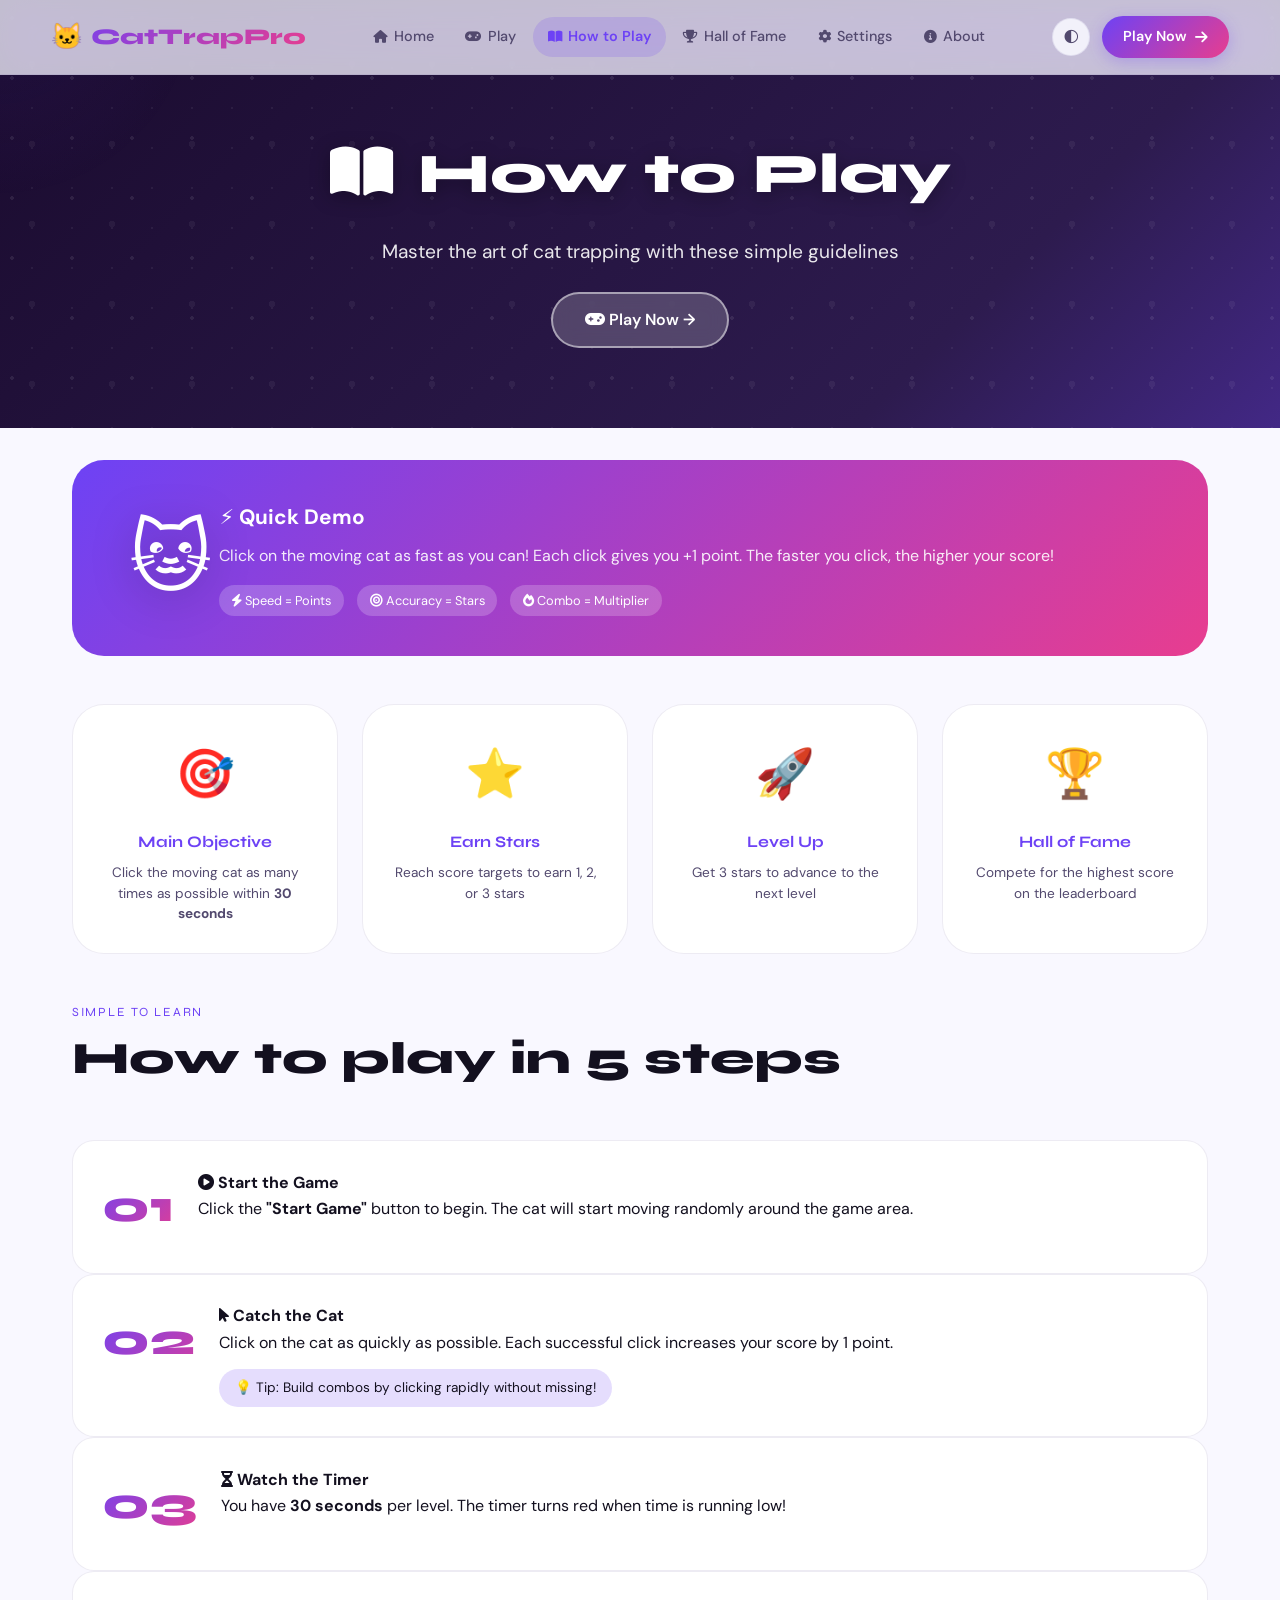
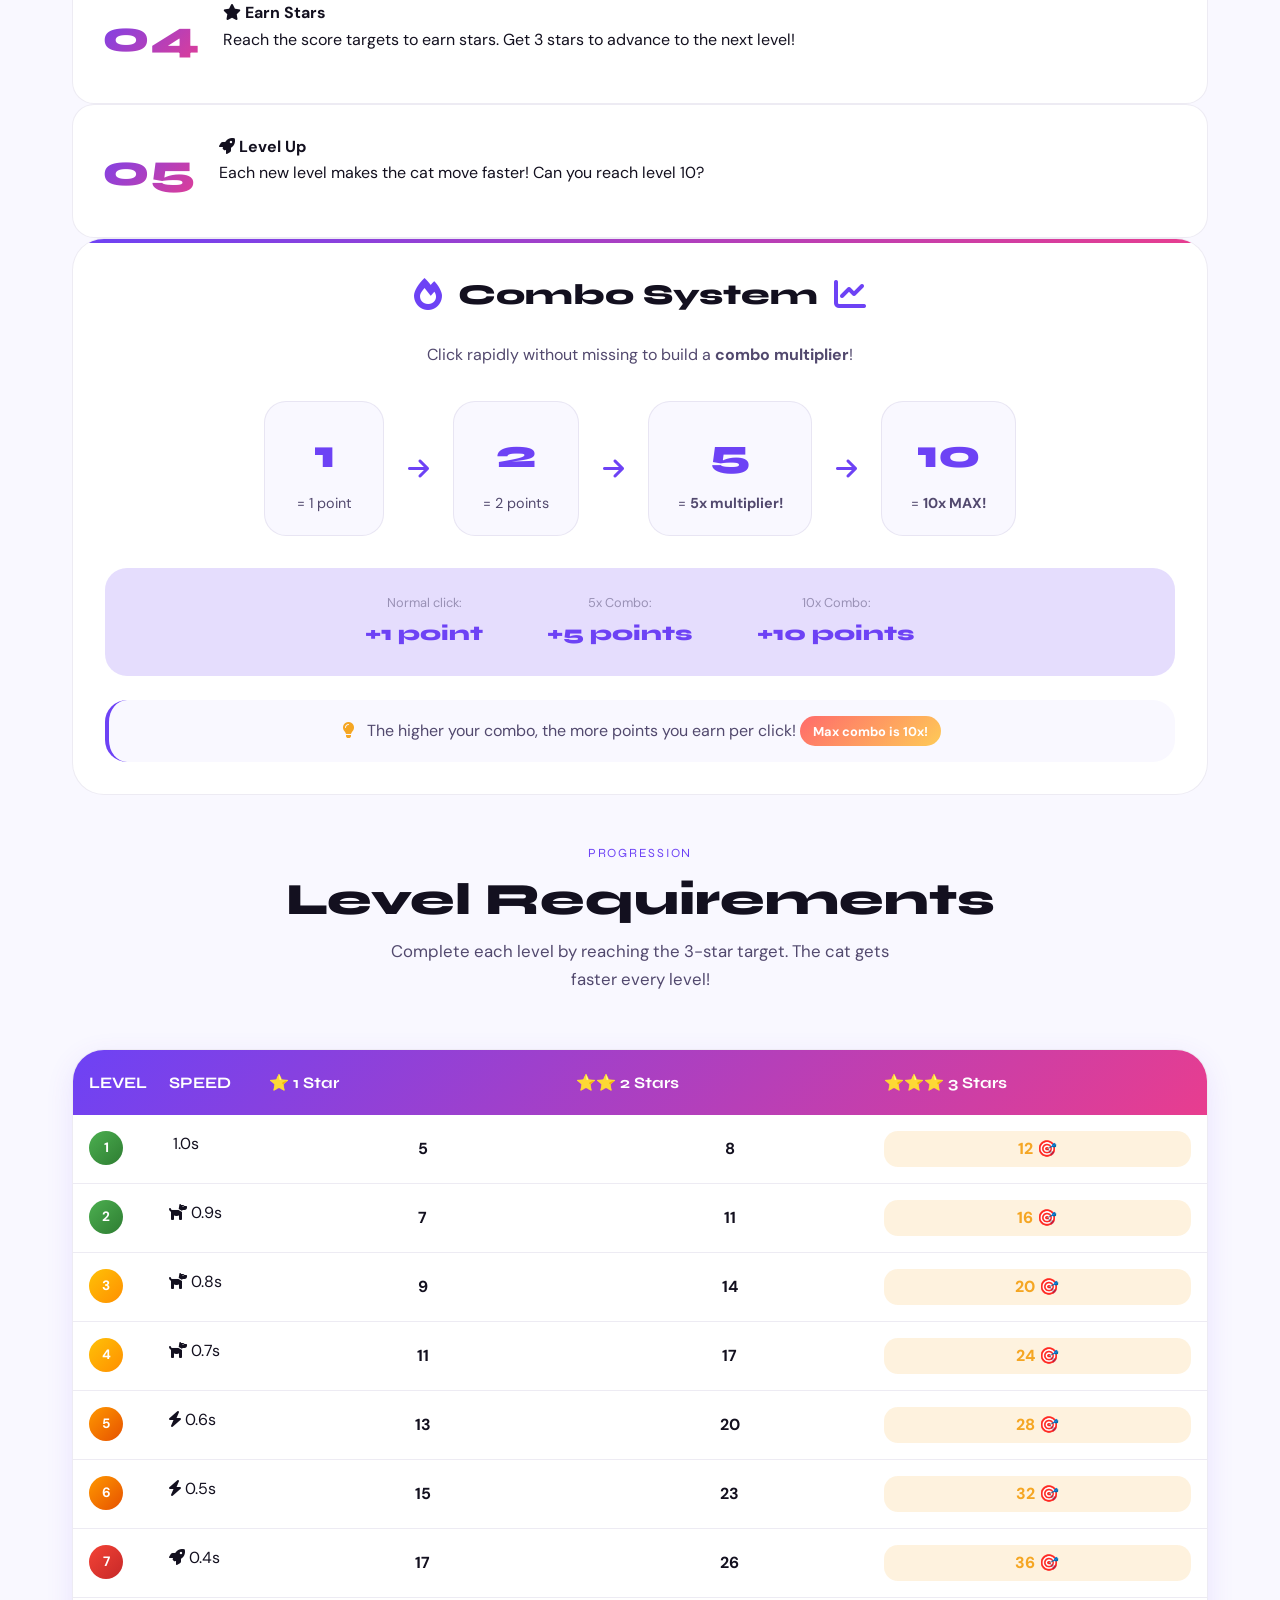
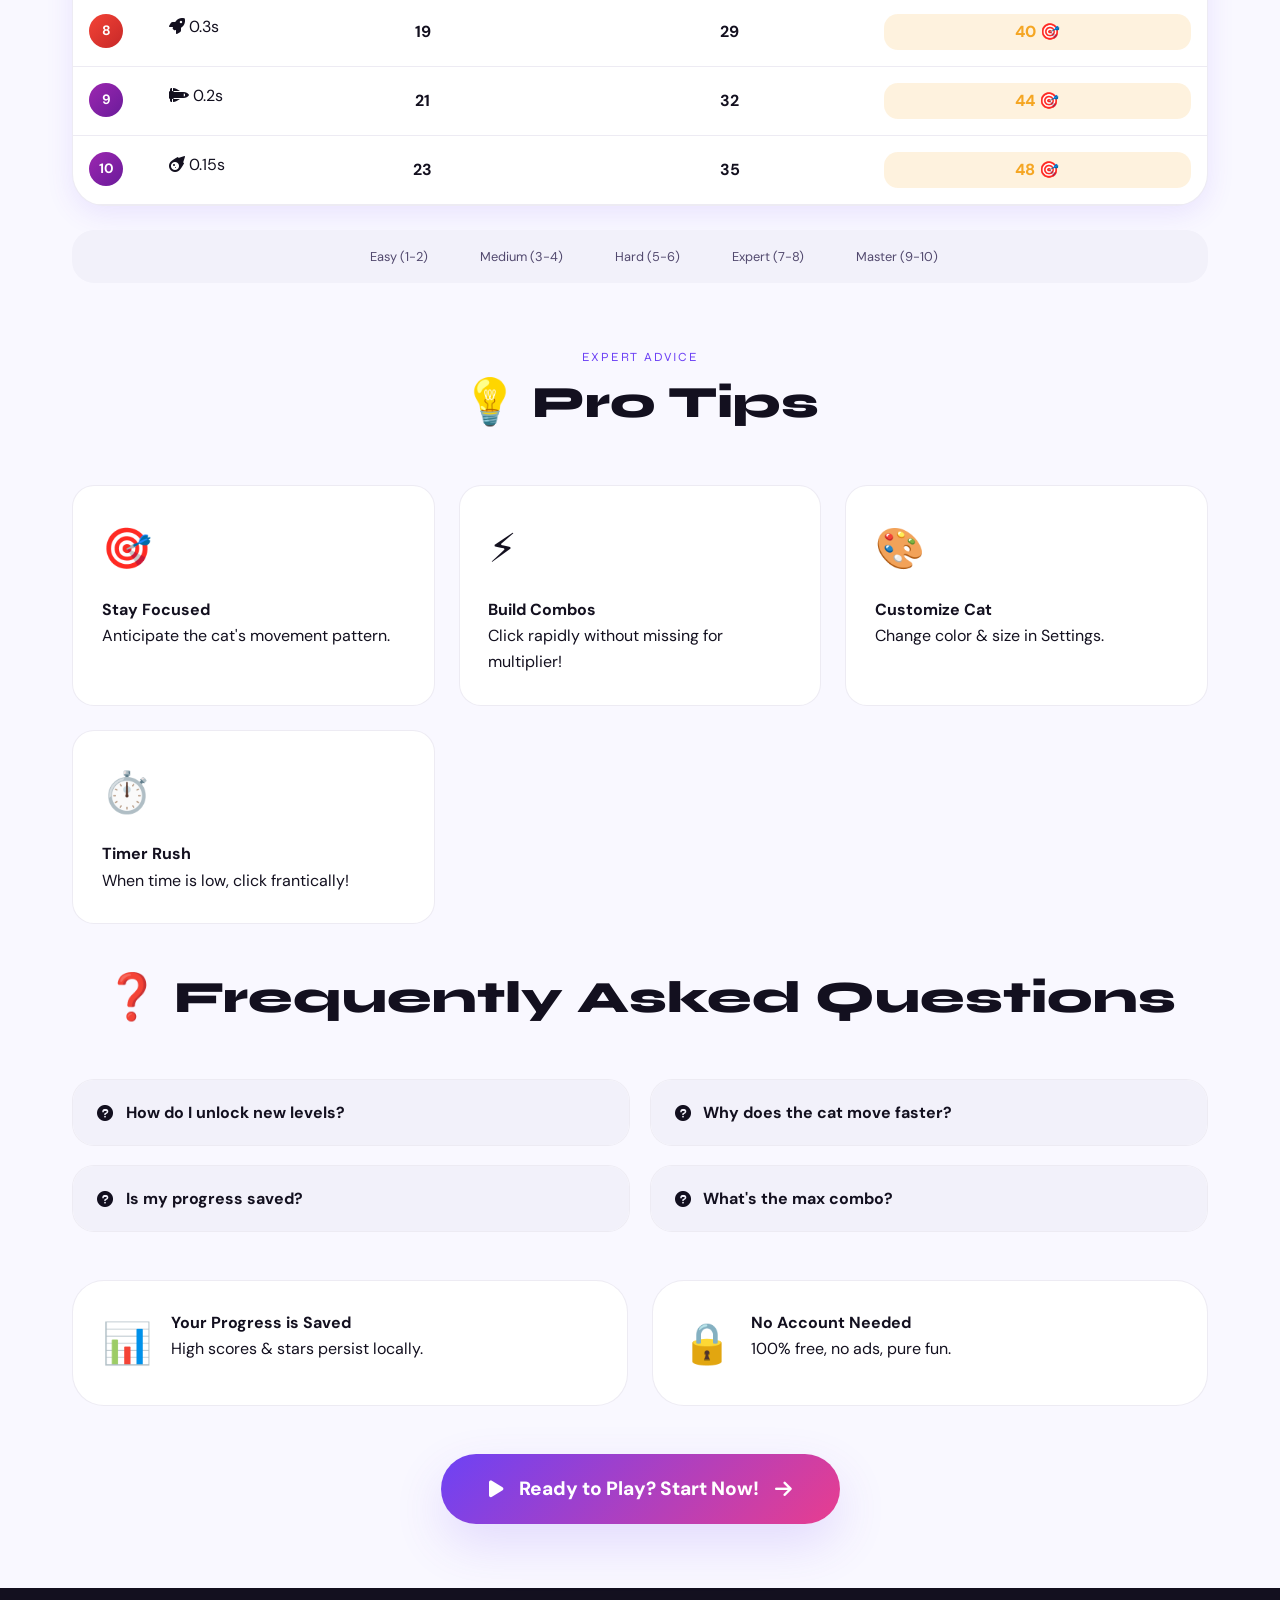
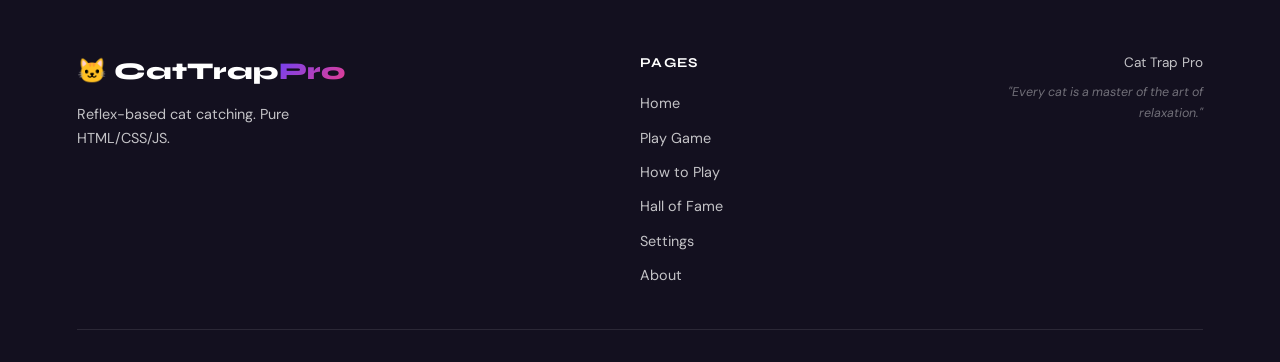
<file: howto.html>
<!DOCTYPE html>
<html lang="en">

<head>
    <meta charset="UTF-8">
    <meta name="viewport" content="width=device-width, initial-scale=1.0, user-scalable=yes">
    <title>Cat Trap Pro — How to Play | Master the Hunt</title>

    <link rel="stylesheet" href="css/style.css">
    <!-- ===== FAVICON - Browser Tab Icon ===== -->
    <link rel="icon" type="image/svg+xml" href="data:image/svg+xml,%3Csvg xmlns='http://www.w3.org/2000/svg' viewBox='0 0 100 100'%3E%3Ctext x='50' y='50' font-size='70' text-anchor='middle' dy='.35em' fill='%236D42F5'%3E🐱%3C/text%3E%3C/svg%3E">
    <link rel="apple-touch-icon" href="data:image/svg+xml,%3Csvg xmlns='http://www.w3.org/2000/svg' viewBox='0 0 100 100'%3E%3Ctext x='50' y='50' font-size='70' text-anchor='middle' dy='.35em' fill='%236D42F5'%3E🐱%3C/text%3E%3C/svg%3E">

    <style>
        .page-header {
            background: transparent !important;
            position: relative;
            overflow: hidden;
            padding: 8rem 2rem 5rem;
            text-align: center;
            margin-bottom: 2rem;
        }
        /* Animated Gradient Background - Replaces Pink */
        
        .page-header::before {
            content: '';
            position: absolute;
            top: 0;
            left: 0;
            right: 0;
            bottom: 0;
            background: linear-gradient(135deg, #1a0b2e 0%, #2d1b4e 25%, #6D42F5 50%, #E83D8F 75%, #F5A623 100%);
            background-size: 300% 300%;
            animation: animatedGradient 10s ease infinite;
            z-index: -2;
        }
        
        @keyframes animatedGradient {
            0% {
                background-position: 0% 0%;
            }
            25% {
                background-position: 50% 25%;
            }
            50% {
                background-position: 100% 50%;
            }
            75% {
                background-position: 50% 75%;
            }
            100% {
                background-position: 0% 100%;
            }
        }
        /* Floating particles overlay */
        
        .page-header::after {
            content: '';
            position: absolute;
            top: 0;
            left: 0;
            right: 0;
            bottom: 0;
            background-image: radial-gradient(circle at 20% 30%, rgba(255, 255, 255, 0.08) 2px, transparent 2px), radial-gradient(circle at 80% 70%, rgba(255, 255, 255, 0.06) 1px, transparent 1px), radial-gradient(circle at 40% 80%, rgba(255, 255, 255, 0.05) 3px, transparent 3px);
            background-size: 60px 60px, 40px 40px, 80px 80px;
            pointer-events: none;
            z-index: -1;
            animation: floatParticles 20s linear infinite;
        }
        
        @keyframes floatParticles {
            0% {
                background-position: 0 0, 0 0, 0 0;
            }
            100% {
                background-position: 120px 120px, 80px 80px, 160px 160px;
            }
        }
        
        .page-header h1 {
            font-family: 'Syne', sans-serif;
            font-size: 3.5rem;
            font-weight: 800;
            margin-bottom: 1rem;
            position: relative;
            z-index: 2;
            color: white;
            text-shadow: 0 4px 20px rgba(0, 0, 0, 0.3);
            animation: fadeInDown 0.8s ease;
        }
        
        .page-header h1 i {
            margin-right: 0.5rem;
            animation: iconPulse 2s ease-in-out infinite;
        }
        
        @keyframes iconPulse {
            0%,
            100% {
                transform: scale(1);
                text-shadow: 0 0 0px rgba(255, 255, 255, 0.5);
            }
            50% {
                transform: scale(1.1);
                text-shadow: 0 0 20px rgba(255, 255, 255, 0.8);
            }
        }
        
        .page-header p {
            font-size: 1.2rem;
            opacity: 0.95;
            position: relative;
            z-index: 2;
            color: rgba(255, 255, 255, 0.95);
            animation: fadeInUp 0.8s ease;
            max-width: 600px;
            margin: 0 auto;
        }
        
        @keyframes fadeInDown {
            from {
                opacity: 0;
                transform: translateY(-30px);
            }
            to {
                opacity: 1;
                transform: translateY(0);
            }
        }
        
        @keyframes fadeInUp {
            from {
                opacity: 0;
                transform: translateY(30px);
            }
            to {
                opacity: 1;
                transform: translateY(0);
            }
        }
        
        .back-to-game-btn {
            display: inline-block;
            margin-top: 1.5rem;
            padding: 0.8rem 2rem;
            background: rgba(255, 255, 255, 0.2);
            backdrop-filter: blur(10px);
            color: white;
            text-decoration: none;
            border-radius: 50px;
            font-weight: 600;
            transition: all 0.3s ease;
            border: 2px solid rgba(255, 255, 255, 0.5);
            font-size: 1rem;
            position: relative;
            z-index: 2;
        }
        
        .back-to-game-btn:hover {
            background: white;
            color: var(--accent);
            transform: translateX(-5px) scale(1.02);
            border-color: white;
            box-shadow: 0 10px 25px rgba(0, 0, 0, 0.2);
        }
        /* ========== DEMO SECTION - CIRCLE REMOVED ========== */
        
        .demo-animation {
            background: transparent !important;
            box-shadow: none !important;
            border: none !important;
            width: auto !important;
            height: auto !important;
        }
        
        .demo-animation::before,
        .demo-animation::after {
            display: none !important;
        }
        
        .demo-cat {
            position: relative !important;
            animation: demoBounce 1s ease-in-out infinite;
            cursor: pointer;
            z-index: 2;
        }
        
        .click-ring {
            display: none !important;
        }
        
        .demo-card {
            background: var(--grad-brand);
            border-radius: var(--r-xl);
            padding: 2rem;
            display: flex;
            align-items: center;
            gap: 2rem;
            color: white;
            position: relative;
            overflow: hidden;
            transition: transform 0.3s ease, box-shadow 0.3s ease;
        }
        
        .demo-card:hover {
            transform: translateY(-5px);
            box-shadow: var(--shadow-lg);
        }
        
        .demo-card::before {
            content: '';
            position: absolute;
            top: -50%;
            right: -20%;
            width: 200px;
            height: 200px;
            background: radial-gradient(circle, rgba(255, 255, 255, 0.1), transparent);
            border-radius: 50%;
            animation: orbFloat 6s ease-in-out infinite;
        }
        
        @keyframes orbFloat {
            0%,
            100% {
                transform: translate(0, 0);
            }
            50% {
                transform: translate(-20px, -20px);
            }
        }
        
        .demo-cat {
            font-size: 5rem !important;
            filter: drop-shadow(0 8px 20px rgba(0, 0, 0, 0.3));
        }
        /* ========== COMBO SYSTEM - FULLY STYLED ========== */
        
        .combo-section {
            background: var(--surface);
            border-radius: var(--r-xl);
            padding: 2rem;
            margin-bottom: 3rem;
            border: 1px solid var(--border);
            transition: all 0.3s ease;
            position: relative;
            overflow: hidden;
        }
        
        .combo-section:hover {
            box-shadow: var(--shadow-md);
            transform: translateY(-3px);
        }
        
        .combo-section::before {
            content: '';
            position: absolute;
            top: 0;
            left: 0;
            right: 0;
            height: 4px;
            background: var(--grad-brand);
        }
        
        .combo-header {
            display: flex;
            align-items: center;
            justify-content: center;
            gap: 1rem;
            margin-bottom: 1.5rem;
        }
        
        .combo-header i {
            font-size: 2rem;
            color: var(--accent);
            animation: fireFlicker 0.5s ease-in-out infinite alternate;
        }
        
        @keyframes fireFlicker {
            from {
                text-shadow: 0 0 5px var(--accent);
            }
            to {
                text-shadow: 0 0 20px var(--accent-2);
            }
        }
        
        .combo-header h2 {
            font-family: 'Syne', sans-serif;
            font-size: 1.8rem;
            font-weight: 800;
            color: var(--text-1);
        }
        
        .combo-description {
            text-align: center;
            font-size: 1rem;
            color: var(--text-2);
            margin-bottom: 2rem;
        }
        
        .combo-visual {
            display: flex;
            align-items: center;
            justify-content: center;
            gap: 1.5rem;
            flex-wrap: wrap;
            margin: 2rem 0;
        }
        
        .combo-item {
            text-align: center;
            background: var(--bg);
            padding: 1.2rem 1.8rem;
            border-radius: var(--r-lg);
            min-width: 120px;
            transition: all 0.3s ease;
            border: 1px solid var(--border);
            position: relative;
        }
        
        .combo-item:hover {
            transform: scale(1.08);
            background: var(--accent-glow);
            border-color: var(--accent);
        }
        
        .combo-count {
            font-size: 2.5rem;
            font-weight: 800;
            color: var(--accent);
            display: block;
            font-family: 'Syne', sans-serif;
        }
        
        .combo-points {
            font-size: 0.9rem;
            color: var(--text-2);
            display: block;
            margin-top: 0.3rem;
        }
        
        .combo-arrow {
            font-size: 1.5rem;
            color: var(--accent);
            animation: arrowPulse 1s ease-in-out infinite;
        }
        
        @keyframes arrowPulse {
            0%,
            100% {
                transform: translateX(0);
                opacity: 0.6;
            }
            50% {
                transform: translateX(5px);
                opacity: 1;
            }
        }
        
        .combo-example {
            display: flex;
            justify-content: center;
            gap: 2rem;
            flex-wrap: wrap;
            margin: 1.5rem 0;
            padding: 1rem;
            background: var(--accent-glow);
            border-radius: var(--r-lg);
        }
        
        .example-item {
            text-align: center;
            padding: 0.5rem 1rem;
        }
        
        .example-label {
            display: block;
            font-size: 0.8rem;
            color: var(--text-3);
            margin-bottom: 0.3rem;
        }
        
        .example-value {
            display: block;
            font-size: 1.3rem;
            font-weight: 800;
            color: var(--accent);
            font-family: 'Syne', sans-serif;
        }
        
        .combo-note {
            text-align: center;
            margin-top: 1rem;
            padding: 1rem;
            background: var(--bg);
            border-radius: var(--r-lg);
            color: var(--text-2);
            border-left: 4px solid var(--accent);
        }
        
        .combo-note i {
            color: var(--gold);
            margin-right: 0.5rem;
        }
        /* Combo Multiplier Badge Animation */
        
        .combo-badge-demo {
            display: inline-flex;
            align-items: center;
            gap: 0.5rem;
            background: linear-gradient(135deg, #ff6b6b, #feca57);
            padding: 0.3rem 0.8rem;
            border-radius: var(--r-pill);
            font-size: 0.8rem;
            font-weight: bold;
            color: white;
            animation: badgePulse 1s ease-in-out infinite;
        }
        
        @keyframes badgePulse {
            0%,
            100% {
                transform: scale(1);
            }
            50% {
                transform: scale(1.05);
            }
        }
        /* ========== ENHANCED OBJECTIVE CARDS ========== */
        
        .objectives-grid {
            display: grid;
            grid-template-columns: repeat(4, 1fr);
            gap: 1.5rem;
            margin-bottom: 3rem;
        }
        
        .objective-card {
            background: var(--surface);
            border-radius: var(--r-xl);
            padding: 1.8rem 1.5rem;
            text-align: center;
            border: 1px solid var(--border);
            transition: all 0.3s cubic-bezier(0.34, 1.56, 0.64, 1);
            opacity: 0;
            transform: translateY(20px);
        }
        
        .objective-card.in-view {
            opacity: 1;
            transform: translateY(0);
        }
        
        .objective-card:hover {
            transform: translateY(-8px);
            box-shadow: var(--shadow-md);
            border-color: var(--accent);
        }
        
        .objective-emoji {
            font-size: 3rem;
            display: block;
            margin-bottom: 1rem;
        }
        /* ========== ENHANCED STEPS ========== */
        
        .step {
            display: flex;
            gap: 1.5rem;
            background: var(--surface);
            border-radius: var(--r-lg);
            padding: 1.8rem;
            border: 1px solid var(--border);
            transition: all 0.3s ease;
            opacity: 0;
            transform: translateX(-15px);
        }
        
        .step.in-view {
            opacity: 1;
            transform: translateX(0);
        }
        
        .step:hover {
            transform: translateX(5px);
            box-shadow: var(--shadow-md);
            border-color: var(--accent);
        }
        
        .step-number {
            font-family: 'Syne', sans-serif;
            font-size: 2.8rem;
            font-weight: 800;
            background: var(--grad-brand);
            -webkit-background-clip: text;
            background-clip: text;
            color: transparent;
        }
        
        .step-tip {
            background: var(--accent-glow);
            padding: 0.5rem 1rem;
            border-radius: var(--r-pill);
            margin-top: 0.8rem;
            font-size: 0.85rem;
            display: inline-block;
        }
        /* ========== ENHANCED LEVEL TABLE ========== */
        
        .level-table-section {
            margin-bottom: 4rem;
        }
        
        .level-table-wrapper {
            background: var(--surface);
            border-radius: var(--r-xl);
            overflow: hidden;
            box-shadow: var(--shadow-md);
            transition: all 0.3s ease;
            border: 1px solid var(--border);
        }
        
        .level-table-wrapper:hover {
            box-shadow: var(--shadow-lg);
            transform: translateY(-3px);
        }
        
        .level-table-header {
            display: grid;
            grid-template-columns: 80px 100px 1fr 1fr 1fr;
            background: var(--grad-brand);
            padding: 1.2rem 1rem;
            color: white;
            font-weight: 700;
            font-family: 'Syne', sans-serif;
        }
        
        .level-table-row {
            display: grid;
            grid-template-columns: 80px 100px 1fr 1fr 1fr;
            padding: 1rem;
            border-bottom: 1px solid var(--border);
            transition: all 0.3s ease;
            cursor: pointer;
        }
        
        .level-table-row:hover {
            background: var(--accent-glow);
            transform: translateX(5px);
        }
        
        .level-badge {
            width: 34px;
            height: 34px;
            background: var(--grad-brand);
            border-radius: 50%;
            display: inline-flex;
            align-items: center;
            justify-content: center;
            color: white;
            font-size: 0.85rem;
            font-weight: bold;
        }
        
        .level-badge.easy {
            background: linear-gradient(135deg, #4CAF50, #2E7D32);
        }
        
        .level-badge.medium {
            background: linear-gradient(135deg, #FFC107, #FF8F00);
        }
        
        .level-badge.hard {
            background: linear-gradient(135deg, #FF9800, #E65100);
        }
        
        .level-badge.expert {
            background: linear-gradient(135deg, #f44336, #c62828);
        }
        
        .level-badge.master {
            background: linear-gradient(135deg, #9C27B0, #6A1B9A);
        }
        
        .star-requirement {
            text-align: center;
            font-weight: 700;
            padding: 0.3rem 0.5rem;
            border-radius: var(--r-md);
        }
        
        .star-target {
            color: var(--gold);
            background: rgba(245, 166, 35, 0.15);
            font-weight: 800;
        }
        
        .difficulty-legend {
            display: flex;
            justify-content: center;
            gap: 1.5rem;
            margin-top: 1.5rem;
            flex-wrap: wrap;
            padding: 1rem;
            background: var(--surface-2);
            border-radius: var(--r-lg);
        }
        
        .legend-item {
            display: flex;
            align-items: center;
            gap: 0.5rem;
            font-size: 0.8rem;
            color: var(--text-2);
        }
        
        .legend-color {
            width: 20px;
            height: 20px;
            border-radius: 50%;
        }
        /* ========== TIPS ========== */
        
        .tips-grid {
            display: grid;
            grid-template-columns: repeat(auto-fill, minmax(280px, 1fr));
            gap: 1.5rem;
            margin-bottom: 3rem;
        }
        
        .tip-card {
            background: var(--surface);
            border-radius: var(--r-lg);
            padding: 1.8rem;
            border: 1px solid var(--border);
            transition: all 0.3s cubic-bezier(0.34, 1.56, 0.64, 1);
            opacity: 0;
            transform: translateY(20px);
        }
        
        .tip-card.in-view {
            opacity: 1;
            transform: translateY(0);
        }
        
        .tip-card:hover {
            transform: translateY(-8px);
            box-shadow: var(--shadow-md);
            border-color: var(--accent);
        }
        
        .tip-icon {
            font-size: 2.5rem;
            margin-bottom: 1rem;
        }
        /* ========== FAQ ========== */
        
        .faq-grid {
            display: grid;
            grid-template-columns: repeat(2, 1fr);
            gap: 1.2rem;
            margin-bottom: 3rem;
        }
        
        .faq-item {
            background: var(--surface);
            border-radius: var(--r-lg);
            border: 1px solid var(--border);
            overflow: hidden;
            transition: all 0.3s ease;
            opacity: 0;
            transform: translateY(10px);
        }
        
        .faq-item.in-view {
            opacity: 1;
            transform: translateY(0);
        }
        
        .faq-item:hover {
            transform: translateY(-3px);
            box-shadow: var(--shadow-md);
            border-color: var(--accent);
        }
        
        .faq-question {
            padding: 1.2rem 1.5rem;
            font-weight: 700;
            cursor: pointer;
            display: flex;
            align-items: center;
            gap: 0.8rem;
            background: var(--surface-2);
            transition: all 0.3s ease;
        }
        
        .faq-question:hover {
            background: var(--accent-glow);
            padding-left: 2rem;
        }
        
        .faq-answer {
            max-height: 0;
            padding: 0 1.5rem;
            overflow: hidden;
            transition: max-height 0.4s ease, padding 0.3s ease;
            background: var(--bg);
            color: var(--text-2);
        }
        
        .faq-item.active .faq-answer {
            max-height: 200px;
            padding: 1rem 1.5rem 1.5rem;
        }
        /* ========== STATS INFO ========== */
        
        .stats-info-section {
            display: flex;
            gap: 1.5rem;
            margin-bottom: 3rem;
            flex-wrap: wrap;
        }
        
        .stats-info-card {
            flex: 1;
            background: var(--surface);
            border-radius: var(--r-xl);
            padding: 1.8rem;
            display: flex;
            gap: 1.2rem;
            border: 1px solid var(--border);
            transition: all 0.3s ease;
            opacity: 0;
            transform: translateY(20px);
        }
        
        .stats-info-card.in-view {
            opacity: 1;
            transform: translateY(0);
        }
        
        .stats-info-card:hover {
            transform: translateY(-5px);
            box-shadow: var(--shadow-md);
            border-color: var(--accent);
        }
        
        .stats-info-icon {
            font-size: 2.5rem;
        }
        /* ========== CTA ========== */
        
        .cta-section {
            text-align: center;
            margin-bottom: 4rem;
        }
        
        .cta-button {
            display: inline-flex;
            align-items: center;
            gap: 1rem;
            padding: 1.2rem 3rem;
            background: var(--grad-brand);
            color: white;
            border-radius: var(--r-pill);
            font-weight: 800;
            font-size: 1.2rem;
            transition: all 0.3s ease;
            box-shadow: var(--shadow-lg);
            text-decoration: none;
        }
        
        .cta-button:hover {
            transform: scale(1.05) translateY(-4px);
            gap: 1.5rem;
        }
        /* Responsive */
        
        @media (max-width: 768px) {
            .objectives-grid {
                grid-template-columns: repeat(2, 1fr);
            }
            .faq-grid {
                grid-template-columns: 1fr;
            }
            .demo-card {
                flex-direction: column;
                text-align: center;
            }
            .level-table-header,
            .level-table-row {
                grid-template-columns: 60px 80px 1fr 1fr 1fr;
                font-size: 0.8rem;
            }
            .page-header h1 {
                font-size: 2.2rem;
            }
            .combo-visual {
                flex-direction: column;
            }
            .combo-arrow {
                transform: rotate(90deg);
            }
        }
        
        @media (max-width: 480px) {
            .objectives-grid {
                grid-template-columns: 1fr;
            }
            .level-table-header,
            .level-table-row {
                grid-template-columns: 50px 70px 1fr 1fr 1fr;
                font-size: 0.7rem;
            }
            .page-header h1 {
                font-size: 1.8rem;
            }
        }
        /* Ripple & Floating Score Effects */
        
        .click-ripple-effect {
            position: absolute;
            width: 40px;
            height: 40px;
            border-radius: 50%;
            background: radial-gradient(circle, gold, transparent);
            transform: translate(-50%, -50%) scale(0);
            animation: rippleAnim 0.5s ease-out forwards;
            pointer-events: none;
        }
        
        @keyframes rippleAnim {
            to {
                transform: translate(-50%, -50%) scale(2.5);
                opacity: 0;
            }
        }
        
        .floating-score {
            position: fixed;
            font-family: 'Syne', sans-serif;
            font-weight: 800;
            font-size: 1.4rem;
            color: var(--gold);
            pointer-events: none;
            z-index: 10000;
            animation: floatScore 0.7s ease-out forwards;
        }
        
        @keyframes floatScore {
            0% {
                opacity: 1;
                transform: translateY(0) scale(1);
            }
            100% {
                opacity: 0;
                transform: translateY(-50px) scale(1.3);
            }
        }
    </style>
    <!-- ============================================================ -->

    <link rel="preconnect" href="https://fonts.googleapis.com">
    <link rel="preconnect" href="https://fonts.gstatic.com" crossorigin>
    <link href="https://fonts.googleapis.com/css2?family=Syne:wght@400;600;700;800&family=DM+Sans:wght@400;500;600&display=swap" rel="stylesheet">
    <link rel="stylesheet" href="https://cdnjs.cloudflare.com/ajax/libs/font-awesome/6.0.0/css/all.min.css">
</head>

<body>

    <!-- Loading Screen -->
    <div class="loading-screen" id="loadingScreen">
        <div class="loader">
            <div class="loader-paw">
                <span class="paw-main">🐾</span>
                <span class="paw-dot"></span>
                <span class="paw-dot"></span>
                <span class="paw-dot"></span>
            </div>
            <p class="loader-label">Loading Guide</p>
            <div class="loader-track">
                <div class="loader-fill"></div>
            </div>
        </div>
    </div>

    <!-- Cursor Glow -->
    <div class="cursor-glow" id="cursorGlow"></div>

    <!-- Navigation -->
    <nav class="navbar" id="navbar">
        <a href="index.html" class="logo">
            <span class="logo-icon">🐱</span>
            <span class="logo-text">CatTrap<em>Pro</em></span>
        </a>
        <ul class="nav-menu">
            <li><a href="index.html" class="nav-link"><i class="fas fa-home"></i> Home</a></li>
            <li><a href="game.html" class="nav-link"><i class="fas fa-gamepad"></i> Play</a></li>
            <li><a href="howto.html" class="nav-link active"><i class="fas fa-book-open"></i> How to Play</a></li>
            <li><a href="halloffame.html" class="nav-link"><i class="fas fa-trophy"></i> Hall of Fame</a></li>
            <li><a href="settings.html" class="nav-link"><i class="fas fa-cog"></i> Settings</a></li>
            <li><a href="about.html" class="nav-link"><i class="fas fa-info-circle"></i> About</a></li>
        </ul>
        <div class="nav-right">
            <button id="themeToggle" class="theme-btn" aria-label="Toggle theme">
                <i class="fas fa-moon"></i>
            </button>
            <a href="game.html" class="nav-cta">Play Now <i class="fas fa-arrow-right"></i></a>
        </div>
    </nav>

    <!-- Page Header - PINK BACKGROUND REMOVED + ANIMATED GRADIENT -->
    <div class="page-header">
        <h1><i class="fas fa-book-open"></i> How to Play</h1>
        <p>Master the art of cat trapping with these simple guidelines</p>
        <a href="game.html" class="back-to-game-btn">
            <i class="fas fa-gamepad"></i> Play Now →
        </a>
    </div>

    <!-- Main Content -->
    <main class="content-page">

        <!-- QUICK DEMO SECTION -->
        <div class="demo-section">
            <div class="demo-card">
                <div class="demo-animation">
                    <div class="demo-cat">🐱</div>
                </div>
                <div class="demo-info">
                    <h3>⚡ Quick Demo</h3>
                    <p>Click on the moving cat as fast as you can! Each click gives you +1 point. The faster you click, the higher your score!</p>
                    <div class="demo-badges">
                        <span class="badge"><i class="fas fa-bolt"></i> Speed = Points</span>
                        <span class="badge"><i class="fas fa-bullseye"></i> Accuracy = Stars</span>
                        <span class="badge"><i class="fas fa-fire"></i> Combo = Multiplier</span>
                    </div>
                </div>
            </div>
        </div>

        <!-- MAIN OBJECTIVES -->
        <div class="objectives-grid">
            <div class="objective-card">
                <div class="objective-emoji">🎯</div>
                <h3>Main Objective</h3>
                <p>Click the moving cat as many times as possible within <strong>30 seconds</strong></p>
            </div>
            <div class="objective-card">
                <div class="objective-emoji">⭐</div>
                <h3>Earn Stars</h3>
                <p>Reach score targets to earn 1, 2, or 3 stars</p>
            </div>
            <div class="objective-card">
                <div class="objective-emoji">🚀</div>
                <h3>Level Up</h3>
                <p>Get 3 stars to advance to the next level</p>
            </div>
            <div class="objective-card">
                <div class="objective-emoji">🏆</div>
                <h3>Hall of Fame</h3>
                <p>Compete for the highest score on the leaderboard</p>
            </div>
        </div>

        <!-- STEP BY STEP GUIDE -->
        <div class="step-guide">
            <div class="section-header align-left">
                <p class="section-eyebrow">Simple to Learn</p>
                <h2 class="section-title">How to play in 5 steps</h2>
            </div>
            <div class="steps-container">
                <div class="step">
                    <div class="step-number">01</div>
                    <div class="step-content">
                        <h4><i class="fas fa-play-circle"></i> Start the Game</h4>
                        <p>Click the <strong>"Start Game"</strong> button to begin. The cat will start moving randomly around the game area.</p>
                    </div>
                </div>
                <div class="step">
                    <div class="step-number">02</div>
                    <div class="step-content">
                        <h4><i class="fas fa-mouse-pointer"></i> Catch the Cat</h4>
                        <p>Click on the cat as quickly as possible. Each successful click increases your score by 1 point.</p>
                        <div class="step-tip">💡 Tip: Build combos by clicking rapidly without missing!</div>
                    </div>
                </div>
                <div class="step">
                    <div class="step-number">03</div>
                    <div class="step-content">
                        <h4><i class="fas fa-hourglass-half"></i> Watch the Timer</h4>
                        <p>You have <strong>30 seconds</strong> per level. The timer turns red when time is running low!</p>
                    </div>
                </div>
                <div class="step">
                    <div class="step-number">04</div>
                    <div class="step-content">
                        <h4><i class="fas fa-star"></i> Earn Stars</h4>
                        <p>Reach the score targets to earn stars. Get 3 stars to advance to the next level!</p>
                    </div>
                </div>
                <div class="step">
                    <div class="step-number">05</div>
                    <div class="step-content">
                        <h4><i class="fas fa-rocket"></i> Level Up</h4>
                        <p>Each new level makes the cat move faster! Can you reach level 10?</p>
                    </div>
                </div>
            </div>
        </div>

        <!-- ============================================ -->
        <!-- COMBO SYSTEM - FULLY STYLED & CORRECTED      -->
        <!-- ============================================ -->
        <div class="combo-section">
            <div class="combo-header">
                <i class="fas fa-fire"></i>
                <h2>Combo System</h2>
                <i class="fas fa-chart-line"></i>
            </div>

            <p class="combo-description">
                Click rapidly without missing to build a <strong>combo multiplier</strong>!
            </p>

            <div class="combo-visual">
                <div class="combo-item">
                    <span class="combo-count">1</span>
                    <span class="combo-points">= 1 point</span>
                </div>
                <i class="fas fa-arrow-right combo-arrow"></i>
                <div class="combo-item">
                    <span class="combo-count">2</span>
                    <span class="combo-points">= 2 points</span>
                </div>
                <i class="fas fa-arrow-right combo-arrow"></i>
                <div class="combo-item">
                    <span class="combo-count">5</span>
                    <span class="combo-points">= <strong>5x multiplier!</strong></span>
                </div>
                <i class="fas fa-arrow-right combo-arrow"></i>
                <div class="combo-item">
                    <span class="combo-count">10</span>
                    <span class="combo-points">= <strong>10x MAX!</strong></span>
                </div>
            </div>

            <div class="combo-example">
                <div class="example-item">
                    <span class="example-label">Normal click:</span>
                    <span class="example-value">+1 point</span>
                </div>
                <div class="example-item">
                    <span class="example-label">5x Combo:</span>
                    <span class="example-value">+5 points</span>
                </div>
                <div class="example-item">
                    <span class="example-label">10x Combo:</span>
                    <span class="example-value">+10 points</span>
                </div>
            </div>

            <p class="combo-note">
                <i class="fas fa-lightbulb"></i> The higher your combo, the more points you earn per click!
                <span class="combo-badge-demo">Max combo is 10x!</span>
            </p>
        </div>

        <!-- LEVEL REQUIREMENTS TABLE -->
        <div class="level-table-section">
            <div class="section-header">
                <p class="section-eyebrow">Progression</p>
                <h2 class="section-title">Level Requirements</h2>
                <p class="section-sub">Complete each level by reaching the 3-star target. The cat gets faster every level!</p>
            </div>
            <div class="level-table-wrapper">
                <div class="level-table-header">
                    <span>LEVEL</span>
                    <span>SPEED</span>
                    <span>⭐ 1 Star</span>
                    <span>⭐⭐ 2 Stars</span>
                    <span>⭐⭐⭐ 3 Stars</span>
                </div>
                <div class="level-table-body">
                    <div class="level-table-row">
                        <div class="level-number"><span class="level-badge easy">1</span></div>
                        <div><i class="fas fa-turtle"></i> 1.0s</div>
                        <div class="star-requirement">5</div>
                        <div class="star-requirement">8</div>
                        <div class="star-requirement star-target">12 🎯</div>
                    </div>
                    <div class="level-table-row">
                        <div class="level-number"><span class="level-badge easy">2</span></div>
                        <div><i class="fas fa-dog"></i> 0.9s</div>
                        <div class="star-requirement">7</div>
                        <div class="star-requirement">11</div>
                        <div class="star-requirement star-target">16 🎯</div>
                    </div>
                    <div class="level-table-row">
                        <div class="level-number"><span class="level-badge medium">3</span></div>
                        <div><i class="fas fa-dog"></i> 0.8s</div>
                        <div class="star-requirement">9</div>
                        <div class="star-requirement">14</div>
                        <div class="star-requirement star-target">20 🎯</div>
                    </div>
                    <div class="level-table-row">
                        <div class="level-number"><span class="level-badge medium">4</span></div>
                        <div><i class="fas fa-dog"></i> 0.7s</div>
                        <div class="star-requirement">11</div>
                        <div class="star-requirement">17</div>
                        <div class="star-requirement star-target">24 🎯</div>
                    </div>
                    <div class="level-table-row">
                        <div class="level-number"><span class="level-badge hard">5</span></div>
                        <div><i class="fas fa-bolt"></i> 0.6s</div>
                        <div class="star-requirement">13</div>
                        <div class="star-requirement">20</div>
                        <div class="star-requirement star-target">28 🎯</div>
                    </div>
                    <div class="level-table-row">
                        <div class="level-number"><span class="level-badge hard">6</span></div>
                        <div><i class="fas fa-bolt"></i> 0.5s</div>
                        <div class="star-requirement">15</div>
                        <div class="star-requirement">23</div>
                        <div class="star-requirement star-target">32 🎯</div>
                    </div>
                    <div class="level-table-row">
                        <div class="level-number"><span class="level-badge expert">7</span></div>
                        <div><i class="fas fa-rocket"></i> 0.4s</div>
                        <div class="star-requirement">17</div>
                        <div class="star-requirement">26</div>
                        <div class="star-requirement star-target">36 🎯</div>
                    </div>
                    <div class="level-table-row">
                        <div class="level-number"><span class="level-badge expert">8</span></div>
                        <div><i class="fas fa-rocket"></i> 0.3s</div>
                        <div class="star-requirement">19</div>
                        <div class="star-requirement">29</div>
                        <div class="star-requirement star-target">40 🎯</div>
                    </div>
                    <div class="level-table-row">
                        <div class="level-number"><span class="level-badge master">9</span></div>
                        <div><i class="fas fa-space-shuttle"></i> 0.2s</div>
                        <div class="star-requirement">21</div>
                        <div class="star-requirement">32</div>
                        <div class="star-requirement star-target">44 🎯</div>
                    </div>
                    <div class="level-table-row">
                        <div class="level-number"><span class="level-badge master">10</span></div>
                        <div><i class="fas fa-meteor"></i> 0.15s</div>
                        <div class="star-requirement">23</div>
                        <div class="star-requirement">35</div>
                        <div class="star-requirement star-target">48 🎯</div>
                    </div>
                </div>
            </div>
            <div class="difficulty-legend">
                <div class="legend-item">
                    <div class="legend-color easy"></div><span>Easy (1-2)</span></div>
                <div class="legend-item">
                    <div class="legend-color medium"></div><span>Medium (3-4)</span></div>
                <div class="legend-item">
                    <div class="legend-color hard"></div><span>Hard (5-6)</span></div>
                <div class="legend-item">
                    <div class="legend-color expert"></div><span>Expert (7-8)</span></div>
                <div class="legend-item">
                    <div class="legend-color master"></div><span>Master (9-10)</span></div>
            </div>
        </div>

        <!-- PRO TIPS -->
        <div class="tips-section">
            <div class="section-header">
                <p class="section-eyebrow">Expert Advice</p>
                <h2 class="section-title">💡 Pro Tips</h2>
            </div>
            <div class="tips-grid">
                <div class="tip-card">
                    <div class="tip-icon">🎯</div>
                    <h4>Stay Focused</h4>
                    <p>Anticipate the cat's movement pattern.</p>
                </div>
                <div class="tip-card">
                    <div class="tip-icon">⚡</div>
                    <h4>Build Combos</h4>
                    <p>Click rapidly without missing for multiplier!</p>
                </div>
                <div class="tip-card">
                    <div class="tip-icon">🎨</div>
                    <h4>Customize Cat</h4>
                    <p>Change color & size in Settings.</p>
                </div>
                <div class="tip-card">
                    <div class="tip-icon">⏱️</div>
                    <h4>Timer Rush</h4>
                    <p>When time is low, click frantically!</p>
                </div>
            </div>
        </div>

        <!-- FAQ -->
        <div class="faq-section">
            <div class="section-header">
                <h2 class="section-title">❓ Frequently Asked Questions</h2>
            </div>
            <div class="faq-grid">
                <div class="faq-item">
                    <div class="faq-question"><i class="fas fa-question-circle"></i> How do I unlock new levels?</div>
                    <div class="faq-answer">Earn 3 stars on your current level. The game auto-advances!</div>
                </div>
                <div class="faq-item">
                    <div class="faq-question"><i class="fas fa-question-circle"></i> Why does the cat move faster?</div>
                    <div class="faq-answer">Each level increases speed. Level 10 is lightning fast!</div>
                </div>
                <div class="faq-item">
                    <div class="faq-question"><i class="fas fa-question-circle"></i> Is my progress saved?</div>
                    <div class="faq-answer">Yes! localStorage saves everything automatically.</div>
                </div>
                <div class="faq-item">
                    <div class="faq-question"><i class="fas fa-question-circle"></i> What's the max combo?</div>
                    <div class="faq-answer">10x multiplier! Keep clicking without missing.</div>
                </div>
            </div>
        </div>

        <!-- STATS INFO -->
        <div class="stats-info-section">
            <div class="stats-info-card">
                <div class="stats-info-icon">📊</div>
                <div>
                    <h4>Your Progress is Saved</h4>
                    <p>High scores & stars persist locally.</p>
                </div>
            </div>
            <div class="stats-info-card">
                <div class="stats-info-icon">🔒</div>
                <div>
                    <h4>No Account Needed</h4>
                    <p>100% free, no ads, pure fun.</p>
                </div>
            </div>
        </div>

        <!-- CALL TO ACTION -->
        <div class="cta-section">
            <a href="game.html" class="cta-button">
                <i class="fas fa-play"></i> Ready to Play? Start Now!
                <i class="fas fa-arrow-right"></i>
            </a>
        </div>
    </main>

    <!-- Footer -->
    <footer class="footer">
        <div class="footer-inner">
            <div class="footer-brand">
                <span class="footer-logo">🐱 CatTrap<em>Pro</em></span>
                <p>Reflex-based cat catching. Pure HTML/CSS/JS.</p>
            </div>
            <div class="footer-nav">
                <h5>Pages</h5>
                <ul>
                    <li><a href="index.html">Home</a></li>
                    <li><a href="game.html">Play Game</a></li>
                    <li><a href="howto.html">How to Play</a></li>
                    <li><a href="halloffame.html">Hall of Fame</a></li>
                    <li><a href="settings.html">Settings</a></li>
                    <li><a href="about.html">About</a></li>
                </ul>
            </div>
            <div class="footer-meta">
                <p> Cat Trap Pro</p>
                <p class="footer-quote">"Every cat is a master of the art of relaxation."</p>
            </div>
        </div>
    </footer>

    <script src="js/theme.js"></script>
    <script>
        // Hide loading screen
        window.addEventListener('load', function() {
            setTimeout(function() {
                var loader = document.getElementById('loadingScreen');
                if (loader) loader.classList.add('hidden');
            }, 600);
        });

        // Cursor glow effect
        var glow = document.getElementById('cursorGlow');
        if (glow) {
            document.addEventListener('mousemove', function(e) {
                glow.style.left = e.clientX + 'px';
                glow.style.top = e.clientY + 'px';
            });
        }

        // Navbar scroll effect
        window.addEventListener('scroll', function() {
            var navbar = document.getElementById('navbar');
            if (navbar) {
                if (window.scrollY > 50) {
                    navbar.classList.add('scrolled');
                } else {
                    navbar.classList.remove('scrolled');
                }
            }
        });

        // Theme toggle
        var themeBtn = document.getElementById('themeToggle');
        if (themeBtn) {
            themeBtn.addEventListener('click', function() {
                var hasDark = document.documentElement.getAttribute('data-theme') === 'dark';
                if (hasDark) {
                    document.documentElement.removeAttribute('data-theme');
                } else {
                    document.documentElement.setAttribute('data-theme', 'dark');
                }
            });
        }

        // FAQ Toggle
        document.querySelectorAll('.faq-question').forEach(function(question) {
            question.addEventListener('click', function() {
                var parent = this.parentElement;
                document.querySelectorAll('.faq-item').forEach(function(item) {
                    if (item !== parent) {
                        item.classList.remove('active');
                    }
                });
                parent.classList.toggle('active');
            });
        });

        // Demo cat click effect
        var demoCat = document.querySelector('.demo-cat');
        if (demoCat) {
            demoCat.addEventListener('click', function(e) {
                e.stopPropagation();

                this.style.transform = 'scale(1.2)';
                setTimeout(function() {
                    if (demoCat) demoCat.style.transform = '';
                }, 150);

                var container = this.parentElement;
                var rect = container.getBoundingClientRect();
                var clickX = e.clientX - rect.left;
                var clickY = e.clientY - rect.top;

                var ripple = document.createElement('div');
                ripple.className = 'click-ripple-effect';
                ripple.style.left = clickX + 'px';
                ripple.style.top = clickY + 'px';
                container.appendChild(ripple);
                setTimeout(function() {
                    ripple.remove();
                }, 500);

                var score = document.createElement('div');
                score.className = 'floating-score';
                score.textContent = '+1';
                score.style.left = e.clientX + 'px';
                score.style.top = e.clientY + 'px';
                document.body.appendChild(score);
                setTimeout(function() {
                    score.remove();
                }, 700);
            });
        }

        // Intersection Observer
        var observer = new IntersectionObserver(function(entries) {
            entries.forEach(function(entry) {
                if (entry.isIntersecting) {
                    entry.target.classList.add('in-view');
                }
            });
        }, {
            threshold: 0.1
        });

        document.querySelectorAll('.objective-card, .step, .tip-card, .faq-item, .stats-info-card').forEach(function(el) {
            observer.observe(el);
        });
    </script>
</body>

</html>
</file>
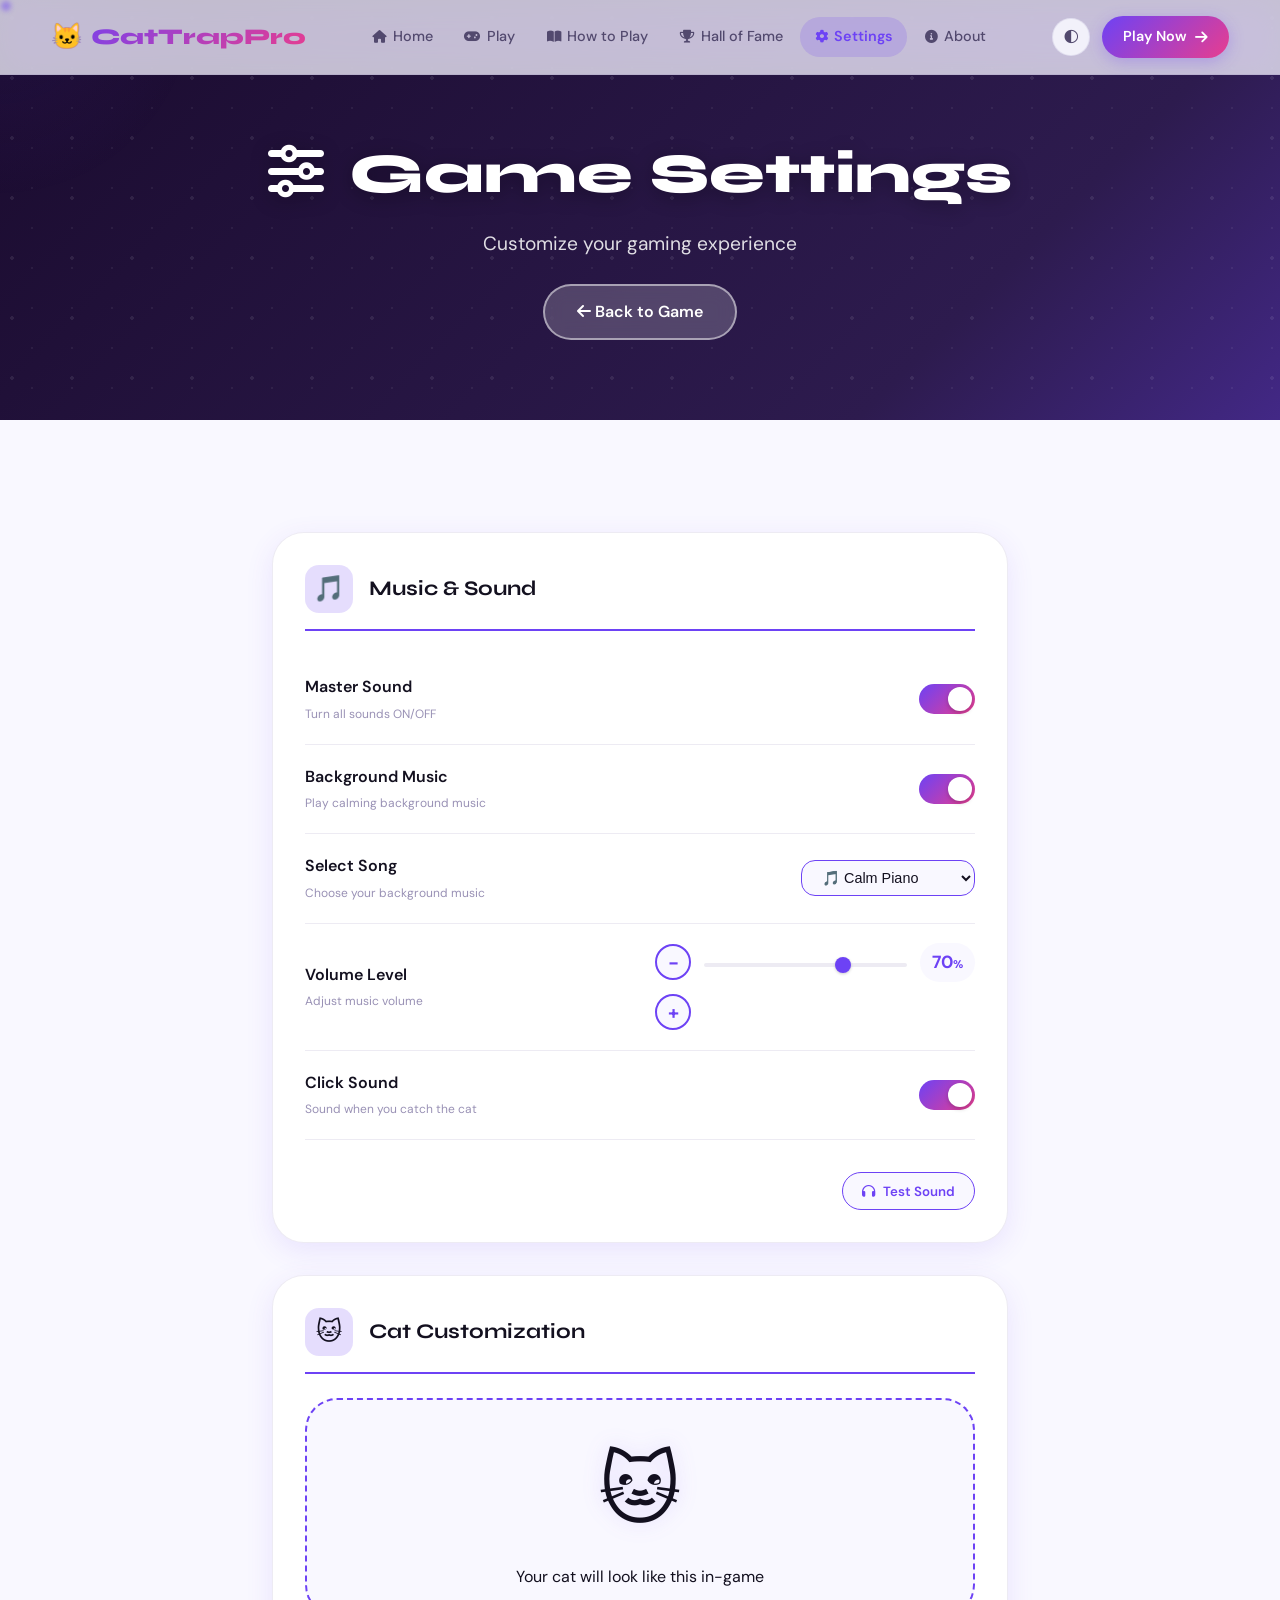
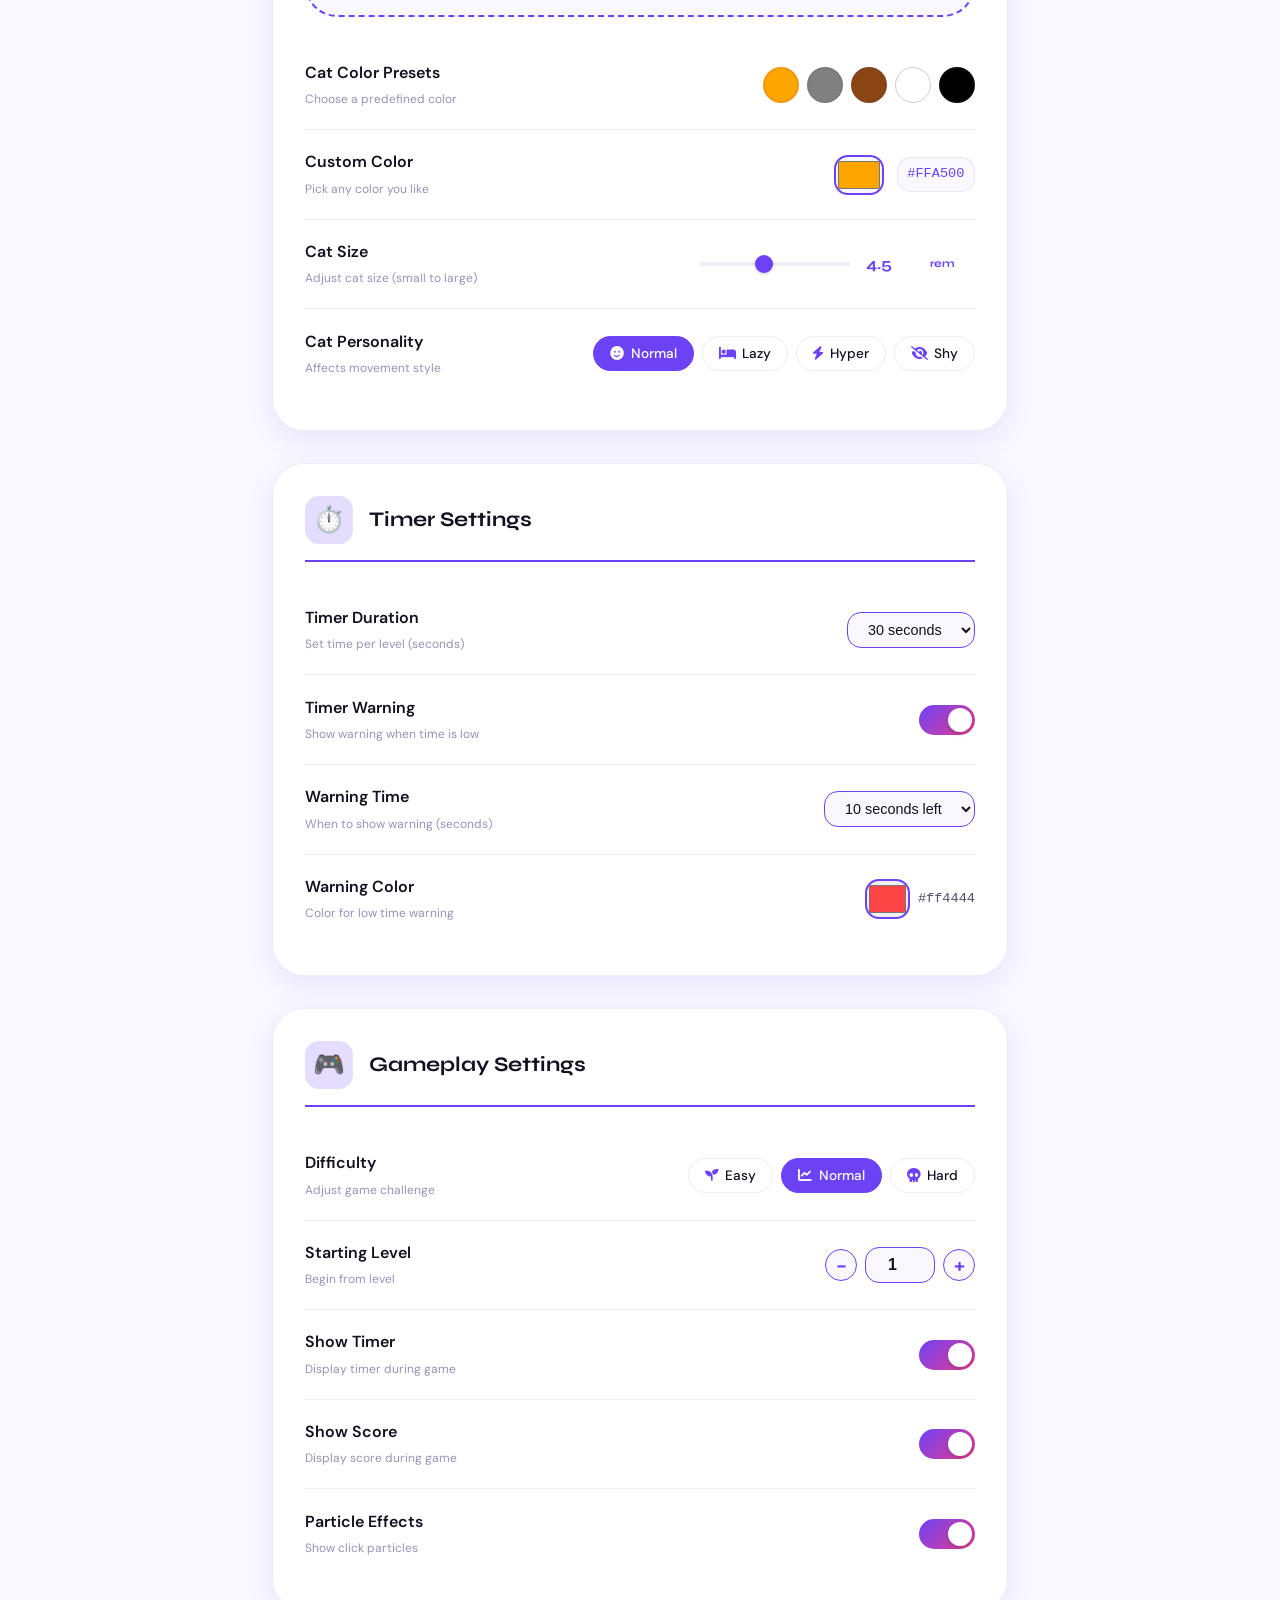
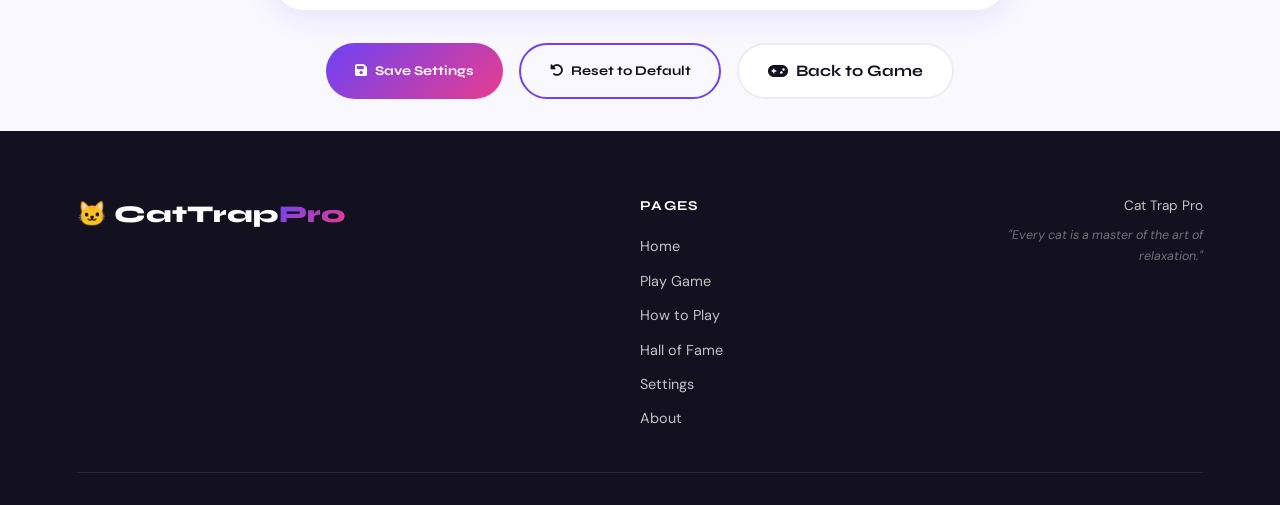
<file: settings.html>
<!DOCTYPE html>
<html lang="en">

<head>
    <meta charset="UTF-8">
    <meta name="viewport" content="width=device-width, initial-scale=1.0, user-scalable=yes">
    <title>Cat Trap Pro — Settings | Customize Game</title>
    <link rel="stylesheet" href="css/style.css">
    <link rel="preconnect" href="https://fonts.googleapis.com">
    <link rel="preconnect" href="https://fonts.gstatic.com" crossorigin>
    <link href="https://fonts.googleapis.com/css2?family=Syne:wght@400;600;700;800&family=DM+Sans:wght@400;500;600&display=swap" rel="stylesheet">
    <link rel="stylesheet" href="https://cdnjs.cloudflare.com/ajax/libs/font-awesome/6.0.0/css/all.min.css">

    <!-- FAVICON -->
    <link rel="icon" type="image/svg+xml" href="data:image/svg+xml,%3Csvg xmlns='http://www.w3.org/2000/svg' viewBox='0 0 100 100'%3E%3Ctext x='50' y='50' font-size='70' text-anchor='middle' dy='.35em' fill='%236D42F5'%3E🐱%3C/text%3E%3C/svg%3E">
    <link rel="apple-touch-icon" href="data:image/svg+xml,%3Csvg xmlns='http://www.w3.org/2000/svg' viewBox='0 0 100 100'%3E%3Ctext x='50' y='50' font-size='70' text-anchor='middle' dy='.35em' fill='%236D42F5'%3E🐱%3C/text%3E%3C/svg%3E">

    <!-- PAGE-SPECIFIC STYLES -->
    <style>
        .page-header {
            background: transparent !important;
            position: relative;
            overflow: hidden;
            padding: 8rem 2rem 5rem;
            text-align: center;
            margin-bottom: 2rem;
        }
        
        .page-header::before {
            content: '';
            position: absolute;
            top: 0;
            left: 0;
            right: 0;
            bottom: 0;
            background: linear-gradient(135deg, #1a0b2e 0%, #2d1b4e 25%, #6D42F5 50%, #E83D8F 75%, #F5A623 100%);
            background-size: 300% 300%;
            animation: animatedGradient 10s ease infinite;
            z-index: -2;
        }
        
        @keyframes animatedGradient {
            0% {
                background-position: 0% 0%;
            }
            25% {
                background-position: 50% 25%;
            }
            50% {
                background-position: 100% 50%;
            }
            75% {
                background-position: 50% 75%;
            }
            100% {
                background-position: 0% 100%;
            }
        }
        
        .page-header::after {
            content: '';
            position: absolute;
            top: 0;
            left: 0;
            right: 0;
            bottom: 0;
            background-image: radial-gradient(circle at 20% 30%, rgba(255, 255, 255, 0.08) 2px, transparent 2px), radial-gradient(circle at 80% 70%, rgba(255, 255, 255, 0.06) 1px, transparent 1px);
            background-size: 60px 60px, 40px 40px;
            pointer-events: none;
            z-index: -1;
            animation: floatParticles 20s linear infinite;
        }
        
        @keyframes floatParticles {
            0% {
                background-position: 0 0, 0 0;
            }
            100% {
                background-position: 120px 120px, 80px 80px;
            }
        }
        
        .page-header h1 {
            font-family: 'Syne', sans-serif;
            font-size: 3.5rem;
            font-weight: 800;
            color: white;
            text-shadow: 0 4px 20px rgba(0, 0, 0, 0.3);
            animation: fadeInDown 0.8s ease;
            position: relative;
            z-index: 2;
        }
        
        .page-header h1 i {
            margin-right: 0.5rem;
            animation: iconPulse 2s ease-in-out infinite;
        }
        
        @keyframes iconPulse {
            0%,
            100% {
                transform: scale(1);
            }
            50% {
                transform: scale(1.1);
            }
        }
        
        .page-header p {
            font-size: 1.2rem;
            color: rgba(255, 255, 255, 0.95);
            animation: fadeInUp 0.8s ease;
            position: relative;
            z-index: 2;
        }
        
        @keyframes fadeInDown {
            from {
                opacity: 0;
                transform: translateY(-30px);
            }
            to {
                opacity: 1;
                transform: translateY(0);
            }
        }
        
        @keyframes fadeInUp {
            from {
                opacity: 0;
                transform: translateY(30px);
            }
            to {
                opacity: 1;
                transform: translateY(0);
            }
        }
        
        .back-to-game-btn {
            display: inline-block;
            margin-top: 1.5rem;
            padding: 0.8rem 2rem;
            background: rgba(255, 255, 255, 0.2);
            backdrop-filter: blur(10px);
            color: white;
            border-radius: 50px;
            font-weight: 600;
            border: 2px solid rgba(255, 255, 255, 0.5);
            transition: all 0.3s ease;
        }
        
        .back-to-game-btn:hover {
            background: white;
            color: var(--accent);
            transform: translateX(-5px);
        }
        
        .settings-card {
            transition: transform 0.3s ease, box-shadow 0.3s ease;
            opacity: 0;
            animation: slideUp 0.6s ease forwards;
        }
        
        @keyframes slideUp {
            from {
                opacity: 0;
                transform: translateY(20px);
            }
            to {
                opacity: 1;
                transform: translateY(0);
            }
        }
        
        .settings-card:nth-child(1) {
            animation-delay: 0.1s;
        }
        
        .settings-card:nth-child(2) {
            animation-delay: 0.2s;
        }
        
        .settings-card:nth-child(3) {
            animation-delay: 0.3s;
        }
        
        .settings-card:nth-child(4) {
            animation-delay: 0.4s;
        }
        
        .settings-card:hover {
            transform: translateY(-5px);
            box-shadow: var(--shadow-lg);
        }
        
        .color-preset,
        .personality-option,
        .difficulty-option {
            transition: all 0.2s ease;
        }
        
        .color-preset:hover,
        .personality-option:hover,
        .difficulty-option:hover {
            transform: scale(1.05);
        }
        
        .song-selector select {
            padding: 0.5rem 1rem;
            border-radius: var(--r-md);
            border: 1.5px solid var(--accent);
            background: var(--bg);
            color: var(--text-1);
            font-size: 0.9rem;
            cursor: pointer;
            outline: none;
            font-weight: 500;
            transition: all 0.2s ease;
        }
        
        .song-selector select:hover,
        .song-selector select:focus {
            background: var(--accent);
            color: white;
        }
        
        .sound-test {
            margin-top: 1rem;
            text-align: right;
        }
        
        .setting-item {
            display: flex;
            justify-content: space-between;
            align-items: center;
            padding: 1.2rem 0;
            border-bottom: 1px solid var(--border);
            gap: 1.5rem;
            flex-wrap: wrap;
        }
        
        .setting-item:last-child {
            border-bottom: none;
        }
        
        .setting-info {
            flex: 1;
            min-width: 150px;
        }
        
        .setting-name {
            display: block;
            font-weight: 600;
            color: var(--text-1);
            margin-bottom: 4px;
        }
        
        .setting-description {
            display: block;
            font-size: 0.75rem;
            color: var(--text-3);
        }
        
        .volume-control-with-buttons {
            display: grid;
            grid-template-columns: auto 1fr auto;
            align-items: center;
            gap: 0.8rem;
            width: 100%;
            max-width: 320px;
        }
        
        .volume-btn {
            width: 36px;
            height: 36px;
            border-radius: 50%;
            border: 2px solid var(--accent);
            background: var(--bg);
            color: var(--accent);
            font-size: 1.2rem;
            font-weight: bold;
            cursor: pointer;
            transition: all var(--t-base);
            display: flex;
            align-items: center;
            justify-content: center;
        }
        
        .volume-btn:hover {
            background: var(--accent);
            color: white;
            transform: scale(1.05);
        }
        
        .volume-display {
            min-width: 55px;
            text-align: center;
            font-weight: 700;
            color: var(--accent);
            font-size: 1.1rem;
            background: var(--bg);
            padding: 0.3rem 0.5rem;
            border-radius: var(--r-pill);
            grid-column: 3;
            grid-row: 1;
        }
        
        .volume-unit {
            font-size: 0.7rem;
        }
        
        .volume-slider-wrapper {
            width: 100%;
            grid-column: 2;
            grid-row: 1;
        }
        
        .volume-slider-wrapper input {
            width: 100%;
            height: 4px;
            border-radius: var(--r-pill);
            background: var(--border);
            outline: none;
            -webkit-appearance: none;
        }
        
        .volume-slider-wrapper input::-webkit-slider-thumb {
            -webkit-appearance: none;
            width: 16px;
            height: 16px;
            border-radius: 50%;
            background: var(--accent);
            cursor: pointer;
            box-shadow: 0 1px 3px rgba(0, 0, 0, 0.2);
            transition: all 0.2s ease;
        }
        
        .volume-slider-wrapper input::-webkit-slider-thumb:hover {
            transform: scale(1.2);
        }
        
        .btn-test-sound {
            margin-top: 1rem;
            padding: 0.6rem 1.2rem;
            background: var(--bg);
            border: 1.5px solid var(--accent);
            border-radius: var(--r-pill);
            color: var(--accent);
            font-weight: 600;
            cursor: pointer;
            transition: all var(--t-base);
            display: inline-flex;
            align-items: center;
            gap: 0.5rem;
        }
        
        .btn-test-sound:hover {
            background: var(--accent);
            color: white;
            transform: translateY(-2px);
        }
        
        .cat-preview-container {
            text-align: center;
            margin-bottom: 1.5rem;
            padding: 1.5rem;
            background: var(--bg);
            border-radius: var(--r-xl);
            border: 2px dashed var(--accent);
            position: relative;
            overflow: hidden;
        }
        
        .cat-preview {
            position: relative;
            font-size: 5rem;
            margin-bottom: 0.5rem;
            display: inline-block;
        }
        
        #previewCat {
            display: inline-block;
            transition: all var(--t-spring);
            filter: drop-shadow(0 0 10px var(--accent-glow));
        }
        
        .preview-glow {
            position: absolute;
            inset: -20px;
            background: radial-gradient(circle, var(--accent-glow), transparent);
            opacity: 0;
            transition: opacity 0.3s ease;
            border-radius: 50%;
            pointer-events: none;
        }
        
        .cat-preview-container:hover .preview-glow {
            opacity: 1;
        }
        
        .color-presets {
            display: flex;
            gap: 0.5rem;
            flex-wrap: wrap;
            justify-content: flex-start;
        }
        
        .color-preset {
            width: 36px;
            height: 36px;
            border-radius: 50%;
            border: 2px solid var(--border);
            cursor: pointer;
            transition: all var(--t-spring);
        }
        
        .color-preset:hover {
            transform: scale(1.1);
            border-color: var(--accent);
        }
        
        .color-preset.active {
            border-color: var(--accent);
            box-shadow: 0 0 0 2px var(--accent-glow);
        }
        
        .custom-color-picker {
            display: flex;
            align-items: center;
            gap: 0.8rem;
            flex-wrap: wrap;
        }
        
        .custom-color-picker input {
            width: 50px;
            height: 40px;
            border: 2px solid var(--accent);
            border-radius: var(--r-md);
            cursor: pointer;
            background: var(--bg);
            transition: all 0.2s ease;
        }
        
        .custom-color-picker input:hover {
            transform: scale(1.05);
        }
        
        .custom-color-picker span {
            font-family: monospace;
            font-size: 0.85rem;
            color: var(--accent);
            background: var(--bg);
            padding: 0.3rem 0.6rem;
            border-radius: var(--r-md);
            border: 1px solid var(--border);
        }
        
        .size-control {
            display: flex;
            align-items: center;
            gap: 1rem;
            flex-wrap: wrap;
        }
        
        .size-control input {
            width: 150px;
            height: 4px;
            border-radius: var(--r-pill);
            background: var(--border);
            outline: none;
            -webkit-appearance: none;
        }
        
        .size-control input::-webkit-slider-thumb {
            -webkit-appearance: none;
            width: 18px;
            height: 18px;
            border-radius: 50%;
            background: var(--accent);
            cursor: pointer;
            box-shadow: 0 1px 3px rgba(0, 0, 0, 0.2);
            transition: all 0.2s ease;
        }
        
        .size-control input::-webkit-slider-thumb:hover {
            transform: scale(1.2);
        }
        
        .size-control span {
            font-family: 'Syne', sans-serif;
            font-weight: 700;
            color: var(--accent);
            min-width: 45px;
        }
        
        .size-unit {
            font-size: 0.7rem;
            margin-left: 0.2rem;
        }
        
        .personality-buttons,
        .difficulty-buttons {
            display: flex;
            gap: 0.5rem;
            flex-wrap: wrap;
            justify-content: flex-start;
        }
        
        .personality-option,
        .difficulty-option {
            padding: 0.5rem 1rem;
            border: 1.5px solid var(--border);
            background: transparent;
            color: var(--text-1);
            border-radius: var(--r-pill);
            cursor: pointer;
            transition: all var(--t-base);
            font-size: 0.85rem;
            font-weight: 500;
            display: inline-flex;
            align-items: center;
            gap: 0.4rem;
        }
        
        .personality-option i,
        .difficulty-option i {
            color: var(--accent);
        }
        
        .personality-option:hover,
        .difficulty-option:hover {
            border-color: var(--accent);
            background: var(--accent-glow);
        }
        
        .personality-option.active,
        .difficulty-option.active {
            border-color: var(--accent);
            background: var(--accent);
            color: white;
        }
        
        .personality-option.active i,
        .difficulty-option.active i {
            color: white;
        }
        
        .timer-selector select {
            padding: 0.5rem 1rem;
            border-radius: var(--r-md);
            border: 1.5px solid var(--accent);
            background: var(--bg);
            color: var(--text-1);
            font-size: 0.9rem;
            cursor: pointer;
            outline: none;
            font-weight: 500;
            transition: all 0.2s ease;
        }
        
        .timer-selector select:hover {
            background: var(--accent);
            color: white;
        }
        
        .level-selector {
            display: flex;
            align-items: center;
            gap: 0.5rem;
            flex-wrap: wrap;
        }
        
        .level-selector input {
            width: 70px;
            padding: 0.5rem;
            text-align: center;
            border: 1.5px solid var(--accent);
            border-radius: var(--r-md);
            background: var(--bg);
            color: var(--text-1);
            font-weight: 600;
            font-size: 1rem;
        }
        
        .level-selector-buttons {
            display: flex;
            gap: 0.3rem;
        }
        
        .level-minus,
        .level-plus {
            width: 32px;
            height: 32px;
            border-radius: 50%;
            border: 1.5px solid var(--accent);
            background: var(--bg);
            color: var(--accent);
            font-size: 1.2rem;
            font-weight: bold;
            cursor: pointer;
            transition: all var(--t-base);
        }
        
        .level-minus:hover,
        .level-plus:hover {
            background: var(--accent);
            color: white;
            transform: scale(1.05);
        }
        
        .color-picker {
            display: flex;
            align-items: center;
            gap: 0.5rem;
            flex-wrap: wrap;
        }
        
        .color-picker input {
            width: 45px;
            height: 40px;
            border: 2px solid var(--accent);
            border-radius: var(--r-md);
            cursor: pointer;
            transition: all 0.2s ease;
        }
        
        .color-picker input:hover {
            transform: scale(1.05);
        }
        
        .color-picker span {
            font-family: monospace;
            font-size: 0.85rem;
            color: var(--text-2);
        }
        
        .settings-actions {
            display: flex;
            gap: 1rem;
            justify-content: center;
            margin-top: 2rem;
            margin-bottom: 1.5rem;
            flex-wrap: wrap;
        }
        
        .btn-save-settings {
            padding: 0.8rem 1.8rem;
            background: var(--grad-brand);
            color: white;
            border: none;
            border-radius: var(--r-pill);
            font-family: 'Syne', sans-serif;
            font-weight: 700;
            cursor: pointer;
            transition: all var(--t-base);
            display: inline-flex;
            align-items: center;
            gap: 0.5rem;
        }
        
        .btn-save-settings:hover {
            transform: translateY(-2px);
            box-shadow: 0 5px 15px var(--accent-glow);
        }
        
        .btn-reset-settings {
            padding: 0.8rem 1.8rem;
            background: transparent;
            color: var(--text-1);
            border: 2px solid var(--accent);
            border-radius: var(--r-pill);
            font-family: 'Syne', sans-serif;
            font-weight: 700;
            cursor: pointer;
            transition: all var(--t-base);
            display: inline-flex;
            align-items: center;
            gap: 0.5rem;
        }
        
        .btn-reset-settings:hover {
            background: var(--accent);
            color: white;
            transform: translateY(-2px);
        }
        
        .btn-back-to-game {
            padding: 0.8rem 1.8rem;
            background: var(--surface);
            color: var(--text-1);
            border: 2px solid var(--border);
            border-radius: var(--r-pill);
            font-family: 'Syne', sans-serif;
            font-weight: 700;
            cursor: pointer;
            transition: all var(--t-base);
            text-decoration: none;
            display: inline-flex;
            align-items: center;
            gap: 0.5rem;
        }
        
        .btn-back-to-game:hover {
            border-color: var(--accent);
            color: var(--accent);
            transform: translateY(-2px);
        }
        
        .settings-status {
            text-align: center;
            padding: 0.8rem;
            border-radius: var(--r-lg);
            margin-top: 1rem;
            font-weight: 500;
            display: none;
            animation: fadeInUp 0.3s ease;
        }
        
        .settings-status.success {
            background: rgba(16, 185, 129, 0.15);
            color: var(--green);
            border: 1px solid var(--green);
        }
        
        .settings-status.warning {
            background: rgba(245, 158, 11, 0.15);
            color: #f59e0b;
            border: 1px solid #f59e0b;
        }
        
        .settings-status.info {
            background: rgba(59, 130, 246, 0.15);
            color: #3b82f6;
            border: 1px solid #3b82f6;
        }
        
        @media (max-width: 768px) {
            .page-header h1 {
                font-size: 2.2rem;
            }
            .setting-item {
                flex-direction: column;
                align-items: flex-start;
                gap: 0.8rem;
            }
            .volume-control-with-buttons {
                grid-template-columns: auto auto auto;
                width: auto;
                max-width: none;
            }
            .color-presets,
            .personality-buttons,
            .difficulty-buttons {
                justify-content: flex-start;
                width: 100%;
            }
            .settings-actions {
                flex-direction: column;
            }
            .btn-save-settings,
            .btn-reset-settings,
            .btn-back-to-game {
                width: 100%;
                justify-content: center;
            }
            .size-control {
                width: 100%;
            }
            .custom-color-picker,
            .color-picker {
                width: 100%;
            }
        }
        
        @media (max-width: 480px) {
            .page-header {
                padding: 6rem 1.5rem 4rem;
            }
            .page-header h1 {
                font-size: 1.8rem;
            }
            .settings-container {
                padding: 0 1rem;
            }
            .settings-card {
                padding: 1.5rem;
            }
            .volume-control-with-buttons {
                grid-template-columns: 1fr;
            }
            .volume-btn {
                width: 32px;
                height: 32px;
                font-size: 1rem;
            }
            .volume-display {
                grid-column: 1;
                grid-row: auto;
            }
            .volume-slider-wrapper {
                grid-column: 1;
                grid-row: auto;
            }
            .cat-preview {
                font-size: 3rem;
            }
            .color-presets,
            .personality-buttons,
            .difficulty-buttons {
                gap: 0.3rem;
            }
            .color-preset {
                width: 32px;
                height: 32px;
            }
        }
    </style>
</head>

<body>

    <!-- Loading Screen -->
    <div class="loading-screen" id="loadingScreen">
        <div class="loader">
            <div class="loader-paw">
                <span class="paw-main">🐾</span>
                <span class="paw-dot"></span>
                <span class="paw-dot"></span>
                <span class="paw-dot"></span>
            </div>
            <p class="loader-label">Loading Settings</p>
            <div class="loader-track">
                <div class="loader-fill"></div>
            </div>
        </div>
    </div>

    <!-- Cursor Effects -->
    <div class="cursor-glow" id="cursorGlow"></div>
    <div class="cursor-trail" id="cursorTrail"></div>

    <!-- Navigation -->
    <nav class="navbar" id="navbar">
        <a href="index.html" class="logo">
            <span class="logo-icon">🐱</span>
            <span class="logo-text">CatTrap<em>Pro</em></span>
        </a>
        <ul class="nav-menu">
            <li><a href="index.html" class="nav-link"><i class="fas fa-home"></i> Home</a></li>
            <li><a href="game.html" class="nav-link"><i class="fas fa-gamepad"></i> Play</a></li>
            <li><a href="howto.html" class="nav-link"><i class="fas fa-book-open"></i> How to Play</a></li>
            <li><a href="halloffame.html" class="nav-link"><i class="fas fa-trophy"></i> Hall of Fame</a></li>
            <li><a href="settings.html" class="nav-link active"><i class="fas fa-cog"></i> Settings</a></li>
            <li><a href="about.html" class="nav-link"><i class="fas fa-info-circle"></i> About</a></li>
        </ul>
        <div class="nav-right">
            <button id="themeToggle" class="theme-btn"><i class="fas fa-moon"></i></button>
            <a href="game.html" class="nav-cta">Play Now <i class="fas fa-arrow-right"></i></a>
        </div>
    </nav>

    <!-- Page Header -->
    <div class="page-header">
        <h1><i class="fas fa-sliders-h"></i> Game Settings</h1>
        <p>Customize your gaming experience</p>
        <a href="game.html" class="back-to-game-btn">
            <i class="fas fa-arrow-left"></i> Back to Game
        </a>
    </div>

    <!-- Main Content -->
    <main class="content-page">
        <div class="settings-container">

            <!-- MUSIC & SOUND SETTINGS CARD -->
            <div class="settings-card">
                <div class="settings-card-header">
                    <div class="settings-icon-wrapper">🎵</div>
                    <h2>Music & Sound</h2>
                </div>
                <div class="setting-item">
                    <div class="setting-info">
                        <span class="setting-name">Master Sound</span>
                        <span class="setting-description">Turn all sounds ON/OFF</span>
                    </div>
                    <label class="toggle-switch">
                        <input type="checkbox" id="masterSound" checked>
                        <span class="toggle-slider"></span>
                    </label>
                </div>
                <div class="setting-item">
                    <div class="setting-info">
                        <span class="setting-name">Background Music</span>
                        <span class="setting-description">Play calming background music</span>
                    </div>
                    <label class="toggle-switch">
                        <input type="checkbox" id="bgMusic" checked>
                        <span class="toggle-slider"></span>
                    </label>
                </div>
                <div class="setting-item">
                    <div class="setting-info">
                        <span class="setting-name">Select Song</span>
                        <span class="setting-description">Choose your background music</span>
                    </div>
                    <div class="song-selector">
                        <select id="songSelect">
                            <option value="song1">🎵 Calm Piano</option>
                            <option value="song2">🎸 Acoustic Guitar</option>
                            <option value="song3">🎹 Lo-fi Beats</option>
                            <option value="song4">🎻 Orchestral</option>
                            <option value="song5">🎧 Electronic</option>
                        </select>
                    </div>
                </div>
                <div class="setting-item">
                    <div class="setting-info">
                        <span class="setting-name">Volume Level</span>
                        <span class="setting-description">Adjust music volume</span>
                    </div>
                    <div class="volume-control-with-buttons">
                        <button class="volume-btn" id="volumeDown">−</button>
                        <div class="volume-slider-wrapper">
                            <input type="range" id="volumeSlider" min="0" max="100" value="70">
                        </div>
                        <div class="volume-display">
                            <span id="volumeValue">70</span><span class="volume-unit">%</span>
                        </div>
                        <button class="volume-btn" id="volumeUp">+</button>
                    </div>
                </div>
                <div class="setting-item">
                    <div class="setting-info">
                        <span class="setting-name">Click Sound</span>
                        <span class="setting-description">Sound when you catch the cat</span>
                    </div>
                    <label class="toggle-switch">
                        <input type="checkbox" id="clickSound" checked>
                        <span class="toggle-slider"></span>
                    </label>
                </div>
                <div class="sound-test">
                    <button id="testSoundBtn" class="btn-test-sound">
                        <i class="fas fa-headphones"></i> Test Sound
                    </button>
                </div>
            </div>

            <!-- CAT CUSTOMIZATION CARD -->
            <div class="settings-card">
                <div class="settings-card-header">
                    <div class="settings-icon-wrapper">🐱</div>
                    <h2>Cat Customization</h2>
                </div>
                <div class="cat-preview-container">
                    <div class="cat-preview" id="catPreview">
                        <span id="previewCat">🐱</span>
                        <div class="preview-glow"></div>
                    </div>
                    <p>Your cat will look like this in-game</p>
                </div>
                <div class="setting-item">
                    <div class="setting-info">
                        <span class="setting-name">Cat Color Presets</span>
                        <span class="setting-description">Choose a predefined color</span>
                    </div>
                    <div class="color-presets">
                        <button class="color-preset" data-color="orange" style="background: #FFA500;"></button>
                        <button class="color-preset" data-color="gray" style="background: #808080;"></button>
                        <button class="color-preset" data-color="brown" style="background: #8B4513;"></button>
                        <button class="color-preset" data-color="white" style="background: #FFFFFF; border: 1px solid #ccc;"></button>
                        <button class="color-preset" data-color="black" style="background: #000000;"></button>
                    </div>
                </div>
                <div class="setting-item">
                    <div class="setting-info">
                        <span class="setting-name">Custom Color</span>
                        <span class="setting-description">Pick any color you like</span>
                    </div>
                    <div class="custom-color-picker">
                        <input type="color" id="catColorPicker" value="#FFA500">
                        <span id="colorHex">#FFA500</span>
                    </div>
                </div>
                <div class="setting-item">
                    <div class="setting-info">
                        <span class="setting-name">Cat Size</span>
                        <span class="setting-description">Adjust cat size (small to large)</span>
                    </div>
                    <div class="size-control">
                        <input type="range" id="catSize" min="2" max="8" value="4.5" step="0.5">
                        <span id="sizeValue">4.5</span>
                        <span class="size-unit">rem</span>
                    </div>
                </div>
                <div class="setting-item">
                    <div class="setting-info">
                        <span class="setting-name">Cat Personality</span>
                        <span class="setting-description">Affects movement style</span>
                    </div>
                    <div class="personality-buttons">
                        <button class="personality-option active" data-personality="normal"><i class="fas fa-smile"></i> Normal</button>
                        <button class="personality-option" data-personality="lazy"><i class="fas fa-bed"></i> Lazy</button>
                        <button class="personality-option" data-personality="hyper"><i class="fas fa-bolt"></i> Hyper</button>
                        <button class="personality-option" data-personality="shy"><i class="fas fa-eye-slash"></i> Shy</button>
                    </div>
                </div>
            </div>

            <!-- TIMER SETTINGS CARD -->
            <div class="settings-card">
                <div class="settings-card-header">
                    <div class="settings-icon-wrapper">⏱️</div>
                    <h2>Timer Settings</h2>
                </div>
                <div class="setting-item">
                    <div class="setting-info">
                        <span class="setting-name">Timer Duration</span>
                        <span class="setting-description">Set time per level (seconds)</span>
                    </div>
                    <div class="timer-selector">
                        <select id="timerDuration">
                            <option value="15">15 seconds</option>
                            <option value="20">20 seconds</option>
                            <option value="25">25 seconds</option>
                            <option value="30" selected>30 seconds</option>
                            <option value="35">35 seconds</option>
                            <option value="40">40 seconds</option>
                        </select>
                    </div>
                </div>
                <div class="setting-item">
                    <div class="setting-info">
                        <span class="setting-name">Timer Warning</span>
                        <span class="setting-description">Show warning when time is low</span>
                    </div>
                    <label class="toggle-switch">
                        <input type="checkbox" id="timerWarning" checked>
                        <span class="toggle-slider"></span>
                    </label>
                </div>
                <div class="setting-item">
                    <div class="setting-info">
                        <span class="setting-name">Warning Time</span>
                        <span class="setting-description">When to show warning (seconds)</span>
                    </div>
                    <div class="timer-selector">
                        <select id="warningTime">
                            <option value="5">5 seconds left</option>
                            <option value="10" selected>10 seconds left</option>
                            <option value="15">15 seconds left</option>
                        </select>
                    </div>
                </div>
                <div class="setting-item">
                    <div class="setting-info">
                        <span class="setting-name">Warning Color</span>
                        <span class="setting-description">Color for low time warning</span>
                    </div>
                    <div class="color-picker">
                        <input type="color" id="warningColor" value="#ff4444">
                        <span id="warningColorHex">#ff4444</span>
                    </div>
                </div>
            </div>

            <!-- GAMEPLAY SETTINGS CARD -->
            <div class="settings-card">
                <div class="settings-card-header">
                    <div class="settings-icon-wrapper">🎮</div>
                    <h2>Gameplay Settings</h2>
                </div>
                <div class="setting-item">
                    <div class="setting-info">
                        <span class="setting-name">Difficulty</span>
                        <span class="setting-description">Adjust game challenge</span>
                    </div>
                    <div class="difficulty-buttons">
                        <button class="difficulty-option" data-difficulty="easy"><i class="fas fa-seedling"></i> Easy</button>
                        <button class="difficulty-option active" data-difficulty="normal"><i class="fas fa-chart-line"></i> Normal</button>
                        <button class="difficulty-option" data-difficulty="hard"><i class="fas fa-skull"></i> Hard</button>
                    </div>
                </div>
                <div class="setting-item">
                    <div class="setting-info">
                        <span class="setting-name">Starting Level</span>
                        <span class="setting-description">Begin from level</span>
                    </div>
                    <div class="level-selector">
                        <button class="level-minus" id="levelMinus">−</button>
                        <input type="number" id="startLevel" min="1" max="10" value="1">
                        <button class="level-plus" id="levelPlus">+</button>
                    </div>
                </div>
                <div class="setting-item">
                    <div class="setting-info">
                        <span class="setting-name">Show Timer</span>
                        <span class="setting-description">Display timer during game</span>
                    </div>
                    <label class="toggle-switch">
                        <input type="checkbox" id="showTimer" checked>
                        <span class="toggle-slider"></span>
                    </label>
                </div>
                <div class="setting-item">
                    <div class="setting-info">
                        <span class="setting-name">Show Score</span>
                        <span class="setting-description">Display score during game</span>
                    </div>
                    <label class="toggle-switch">
                        <input type="checkbox" id="showScore" checked>
                        <span class="toggle-slider"></span>
                    </label>
                </div>
                <div class="setting-item">
                    <div class="setting-info">
                        <span class="setting-name">Particle Effects</span>
                        <span class="setting-description">Show click particles</span>
                    </div>
                    <label class="toggle-switch">
                        <input type="checkbox" id="particleEffects" checked>
                        <span class="toggle-slider"></span>
                    </label>
                </div>
            </div>

            <!-- ACTION BUTTONS -->
            <div class="settings-actions">
                <button id="saveSettingsBtn" class="btn-save-settings">
                    <i class="fas fa-save"></i> Save Settings
                </button>
                <button id="resetSettingsBtn" class="btn-reset-settings">
                    <i class="fas fa-undo-alt"></i> Reset to Default
                </button>
                <a href="game.html" class="btn-back-to-game">
                    <i class="fas fa-gamepad"></i> Back to Game
                </a>
            </div>
            <div class="settings-status" id="settingsStatus"></div>
        </div>
    </main>

    <!-- Footer -->
    <footer class="footer">
        <div class="footer-inner">
            <div class="footer-brand">
                <span class="footer-logo">🐱 CatTrap<em>Pro</em></span>
            </div>
            <div class="footer-nav">
                <h5>Pages</h5>
                <ul>
                    <li><a href="index.html">Home</a></li>
                    <li><a href="game.html">Play Game</a></li>
                    <li><a href="howto.html">How to Play</a></li>
                    <li><a href="halloffame.html">Hall of Fame</a></li>
                    <li><a href="settings.html">Settings</a></li>
                    <li><a href="about.html">About</a></li>
                </ul>
            </div>
            <div class="footer-meta">
                <p> Cat Trap Pro</p>
                <p class="footer-quote">"Every cat is a master of the art of relaxation."</p>
            </div>
        </div>
    </footer>

    <!-- SCRIPTS -->
    <!-- settings.js REMOVED to prevent conflict - all functionality in inline script -->
    <script src="js/theme.js"></script>
    <script>
        // ========================================
        // PAGE ANIMATIONS & CURSOR EFFECTS
        // ========================================

        // Hide loading screen
        window.addEventListener('load', function() {
            setTimeout(function() {
                var loader = document.getElementById('loadingScreen');
                if (loader) loader.classList.add('hidden');
            }, 800);
        });

        // Cursor glow effect
        var glow = document.getElementById('cursorGlow');
        if (glow) {
            document.addEventListener('mousemove', function(e) {
                glow.style.left = e.clientX + 'px';
                glow.style.top = e.clientY + 'px';
            });
        }

        // Cursor trail effect
        var trail = document.getElementById('cursorTrail');
        if (trail) {
            var trailX = 0,
                trailY = 0;
            var mouseX = 0,
                mouseY = 0;
            document.addEventListener('mousemove', function(e) {
                mouseX = e.clientX;
                mouseY = e.clientY;
            });

            function animateTrail() {
                trailX += (mouseX - trailX) * 0.15;
                trailY += (mouseY - trailY) * 0.15;
                trail.style.left = trailX + 'px';
                trail.style.top = trailY + 'px';
                requestAnimationFrame(animateTrail);
            }
            animateTrail();
        }

        // Navbar scroll effect
        window.addEventListener('scroll', function() {
            var navbar = document.getElementById('navbar');
            if (navbar) {
                if (window.scrollY > 50) navbar.classList.add('scrolled');
                else navbar.classList.remove('scrolled');
            }
        });

        // Theme toggle
        var themeBtn = document.getElementById('themeToggle');
        if (themeBtn) {
            themeBtn.addEventListener('click', function() {
                var hasDark = document.documentElement.getAttribute('data-theme') === 'dark';
                if (hasDark) document.documentElement.removeAttribute('data-theme');
                else document.documentElement.setAttribute('data-theme', 'dark');
            });
        }

        // Volume Control
        var volumeSlider = document.getElementById('volumeSlider');
        var volumeValue = document.getElementById('volumeValue');
        var volumeUp = document.getElementById('volumeUp');
        var volumeDown = document.getElementById('volumeDown');

        if (volumeSlider) {
            volumeSlider.addEventListener('input', function() {
                volumeValue.textContent = this.value;
            });

            if (volumeUp) {
                volumeUp.addEventListener('click', function() {
                    volumeSlider.value = Math.min(100, parseInt(volumeSlider.value) + 5);
                    volumeValue.textContent = volumeSlider.value;
                });
            }

            if (volumeDown) {
                volumeDown.addEventListener('click', function() {
                    volumeSlider.value = Math.max(0, parseInt(volumeSlider.value) - 5);
                    volumeValue.textContent = volumeSlider.value;
                });
            }
        }

        // Cat Size Control
        var catSize = document.getElementById('catSize');
        var sizeValue = document.getElementById('sizeValue');
        var previewCat = document.getElementById('previewCat');

        if (catSize) {
            catSize.addEventListener('input', function() {
                sizeValue.textContent = this.value;
                if (previewCat) {
                    previewCat.style.fontSize = this.value + 'rem';
                }
            });
        }

        // Color Picker
        var catColorPicker = document.getElementById('catColorPicker');
        var colorHex = document.getElementById('colorHex');

        if (catColorPicker) {
            catColorPicker.addEventListener('input', function() {
                colorHex.textContent = this.value.toUpperCase();
                if (previewCat) previewCat.style.color = this.value;
                document.querySelectorAll('.color-preset').forEach(b => b.classList.remove('active'));
            });
        }

        // Warning Color Picker
        var warningColor = document.getElementById('warningColor');
        var warningColorHex = document.getElementById('warningColorHex');

        if (warningColor) {
            warningColor.addEventListener('input', function() {
                warningColorHex.textContent = this.value.toUpperCase();
            });
        }

        // Level Selector
        var levelMinus = document.getElementById('levelMinus');
        var levelPlus = document.getElementById('levelPlus');
        var startLevelInput = document.getElementById('startLevel');

        if (levelMinus && startLevelInput) {
            levelMinus.addEventListener('click', function() {
                var newVal = Math.max(1, parseInt(startLevelInput.value) - 1);
                startLevelInput.value = newVal;
            });
        }

        if (levelPlus && startLevelInput) {
            levelPlus.addEventListener('click', function() {
                var newVal = Math.min(10, parseInt(startLevelInput.value) + 1);
                startLevelInput.value = newVal;
            });
        }

        // Personality Button Handlers
        document.querySelectorAll('.personality-option').forEach(btn => {
            btn.addEventListener('click', function() {
                document.querySelectorAll('.personality-option').forEach(b => b.classList.remove('active'));
                this.classList.add('active');
            });
        });

        // Difficulty Button Handlers
        document.querySelectorAll('.difficulty-option').forEach(btn => {
            btn.addEventListener('click', function() {
                document.querySelectorAll('.difficulty-option').forEach(b => b.classList.remove('active'));
                this.classList.add('active');
            });
        });

        // Color Preset Handlers
        document.querySelectorAll('.color-preset').forEach(btn => {
            btn.addEventListener('click', function() {
                document.querySelectorAll('.color-preset').forEach(b => b.classList.remove('active'));
                this.classList.add('active');
                var color = this.dataset.color;
                var colorCode = '';
                switch (color) {
                    case 'orange':
                        colorCode = '#FFA500';
                        break;
                    case 'gray':
                        colorCode = '#808080';
                        break;
                    case 'brown':
                        colorCode = '#8B4513';
                        break;
                    case 'white':
                        colorCode = '#FFFFFF';
                        break;
                    case 'black':
                        colorCode = '#000000';
                        break;
                }
                document.getElementById('catColorPicker').value = colorCode;
                document.getElementById('colorHex').textContent = colorCode.toUpperCase();
                if (previewCat) previewCat.style.color = colorCode;
            });
        });

        // Test Sound Button
        var testSoundBtn = document.getElementById('testSoundBtn');
        if (testSoundBtn) {
            testSoundBtn.addEventListener('click', function() {
                try {
                    var audioCtx = new(window.AudioContext || window.webkitAudioContext)();
                    var oscillator = audioCtx.createOscillator();
                    var gainNode = audioCtx.createGain();
                    oscillator.connect(gainNode);
                    gainNode.connect(audioCtx.destination);
                    oscillator.frequency.value = 880;
                    oscillator.type = 'sine';
                    gainNode.gain.setValueAtTime(0.3, audioCtx.currentTime);
                    gainNode.gain.exponentialRampToValueAtTime(0.01, audioCtx.currentTime + 0.2);
                    oscillator.start(audioCtx.currentTime);
                    oscillator.stop(audioCtx.currentTime + 0.2);
                } catch (e) {
                    console.log('Sound test failed');
                }
            });
        }

        // ========================================
        // SAVE SETTINGS - FULLY WORKING
        // ========================================
        var saveSettingsBtn = document.getElementById('saveSettingsBtn');
        if (saveSettingsBtn) {
            saveSettingsBtn.addEventListener('click', function() {
                var settings = {
                    masterSound: document.getElementById('masterSound').checked,
                    bgMusic: document.getElementById('bgMusic').checked,
                    clickSound: document.getElementById('clickSound').checked,
                    volume: parseInt(document.getElementById('volumeSlider').value),
                    selectedSong: document.getElementById('songSelect').value,
                    catColor: document.getElementById('catColorPicker').value,
                    catSize: parseFloat(document.getElementById('catSize').value),
                    catPersonality: document.querySelector('.personality-option.active').getAttribute('data-personality'),
                    timerDuration: parseInt(document.getElementById('timerDuration').value),
                    timerWarning: document.getElementById('timerWarning').checked,
                    warningTime: parseInt(document.getElementById('warningTime').value),
                    warningColor: document.getElementById('warningColor').value,
                    difficulty: document.querySelector('.difficulty-option.active').getAttribute('data-difficulty'),
                    startLevel: parseInt(document.getElementById('startLevel').value),
                    showTimer: document.getElementById('showTimer').checked,
                    showScore: document.getElementById('showScore').checked,
                    particleEffects: document.getElementById('particleEffects').checked
                };

                localStorage.setItem('catTrapSettings', JSON.stringify(settings));
                localStorage.setItem('catTrapStartLevel', settings.startLevel);

                console.log('✅ Settings saved - Starting Level:', settings.startLevel);

                var settingsStatus = document.getElementById('settingsStatus');
                settingsStatus.textContent = '✓ Settings saved! Starting Level: ' + settings.startLevel;
                settingsStatus.className = 'settings-status success';
                settingsStatus.style.display = 'block';

                setTimeout(function() {
                    settingsStatus.style.display = 'none';
                }, 3000);
            });
        }

        // ================
        // RESET SETTINGS 
        // ================
        var resetSettingsBtn = document.getElementById('resetSettingsBtn');
        if (resetSettingsBtn) {
            resetSettingsBtn.addEventListener('click', function() {
                if (confirm('Reset all settings to default values?')) {
                    document.getElementById('masterSound').checked = true;
                    document.getElementById('bgMusic').checked = true;
                    document.getElementById('clickSound').checked = true;
                    document.getElementById('timerWarning').checked = true;
                    document.getElementById('showTimer').checked = true;
                    document.getElementById('showScore').checked = true;
                    document.getElementById('particleEffects').checked = true;
                    document.getElementById('songSelect').value = 'song1';
                    document.getElementById('volumeSlider').value = 70;
                    document.getElementById('volumeValue').textContent = '70';
                    document.getElementById('timerDuration').value = '30';
                    document.getElementById('warningTime').value = '10';
                    document.getElementById('warningColor').value = '#ff4444';
                    document.getElementById('warningColorHex').textContent = '#FF4444';
                    document.getElementById('catColorPicker').value = '#FFA500';
                    document.getElementById('colorHex').textContent = '#FFA500';
                    document.getElementById('catSize').value = '4.5';
                    document.getElementById('sizeValue').textContent = '4.5';
                    document.getElementById('startLevel').value = '1';

                    if (previewCat) {
                        previewCat.style.fontSize = '4.5rem';
                        previewCat.style.color = '#FFA500';
                    }

                    document.querySelectorAll('.personality-option').forEach(btn => {
                        btn.classList.remove('active');
                        if (btn.getAttribute('data-personality') === 'normal') btn.classList.add('active');
                    });

                    document.querySelectorAll('.difficulty-option').forEach(btn => {
                        btn.classList.remove('active');
                        if (btn.getAttribute('data-difficulty') === 'normal') btn.classList.add('active');
                    });

                    document.querySelectorAll('.color-preset').forEach(btn => {
                        btn.classList.remove('active');
                        if (btn.getAttribute('data-color') === 'orange') btn.classList.add('active');
                    });

                    var defaultSettings = {
                        masterSound: true,
                        bgMusic: true,
                        clickSound: true,
                        volume: 70,
                        selectedSong: 'song1',
                        catColor: '#FFA500',
                        catSize: 4.5,
                        catPersonality: 'normal',
                        timerDuration: 30,
                        timerWarning: true,
                        warningTime: 10,
                        warningColor: '#ff4444',
                        difficulty: 'normal',
                        startLevel: 1,
                        showTimer: true,
                        showScore: true,
                        particleEffects: true
                    };

                    localStorage.setItem('catTrapSettings', JSON.stringify(defaultSettings));
                    localStorage.setItem('catTrapStartLevel', 1);

                    console.log('✅ Settings reset to default - Starting Level: 1');

                    var settingsStatus = document.getElementById('settingsStatus');
                    settingsStatus.textContent = '↻ Reset to default! Starting Level: 1';
                    settingsStatus.className = 'settings-status info';
                    settingsStatus.style.display = 'block';

                    setTimeout(function() {
                        settingsStatus.style.display = 'none';
                    }, 3000);
                }
            });
        }

        // ========================================
        // LOAD SAVED SETTINGS ON PAGE LOAD
        // ========================================
        function loadSavedSettings() {
            var saved = localStorage.getItem('catTrapSettings');
            if (saved) {
                try {
                    var settings = JSON.parse(saved);
                    if (settings.startLevel) {
                        document.getElementById('startLevel').value = settings.startLevel;
                        console.log('📥 Loaded saved start level:', settings.startLevel);
                    }
                    if (settings.masterSound !== undefined) document.getElementById('masterSound').checked = settings.masterSound;
                    if (settings.bgMusic !== undefined) document.getElementById('bgMusic').checked = settings.bgMusic;
                    if (settings.clickSound !== undefined) document.getElementById('clickSound').checked = settings.clickSound;
                    if (settings.volume) {
                        document.getElementById('volumeSlider').value = settings.volume;
                        document.getElementById('volumeValue').textContent = settings.volume;
                    }
                    if (settings.catColor) {
                        document.getElementById('catColorPicker').value = settings.catColor;
                        document.getElementById('colorHex').textContent = settings.catColor.toUpperCase();
                        if (previewCat) previewCat.style.color = settings.catColor;
                    }
                    if (settings.catSize) {
                        document.getElementById('catSize').value = settings.catSize;
                        document.getElementById('sizeValue').textContent = settings.catSize;
                        if (previewCat) previewCat.style.fontSize = settings.catSize + 'rem';
                    }
                    if (settings.catPersonality) {
                        document.querySelectorAll('.personality-option').forEach(btn => {
                            btn.classList.remove('active');
                            if (btn.getAttribute('data-personality') === settings.catPersonality) {
                                btn.classList.add('active');
                            }
                        });
                    }
                    if (settings.difficulty) {
                        document.querySelectorAll('.difficulty-option').forEach(btn => {
                            btn.classList.remove('active');
                            if (btn.getAttribute('data-difficulty') === settings.difficulty) {
                                btn.classList.add('active');
                            }
                        });
                    }
                    if (settings.timerDuration) document.getElementById('timerDuration').value = settings.timerDuration;
                    if (settings.timerWarning !== undefined) document.getElementById('timerWarning').checked = settings.timerWarning;
                    if (settings.warningTime) document.getElementById('warningTime').value = settings.warningTime;
                    if (settings.warningColor) {
                        document.getElementById('warningColor').value = settings.warningColor;
                        document.getElementById('warningColorHex').textContent = settings.warningColor.toUpperCase();
                    }
                    if (settings.showTimer !== undefined) document.getElementById('showTimer').checked = settings.showTimer;
                    if (settings.showScore !== undefined) document.getElementById('showScore').checked = settings.showScore;
                    if (settings.particleEffects !== undefined) document.getElementById('particleEffects').checked = settings.particleEffects;
                    if (settings.selectedSong) document.getElementById('songSelect').value = settings.selectedSong;
                } catch (e) {
                    console.log('Error loading settings', e);
                }
            }
        }

        // Load settings when page loads
        loadSavedSettings();
    </script>
</body>

</html>
</file>
<file: css/style.css>
/* 1. VARIABLES & THEME SYSTEM
/* ────────────────────────────────────────────────────────── */

:root {
    /* Light Theme */
    --bg: #F9F8FF;
    --surface: #FFFFFF;
    --surface-2: #F2F1FA;
    --text-1: #13101F;
    --text-2: #52496E;
    --text-3: #9991B5;
    --border: rgba(80, 60, 140, 0.10);
    --border-strong: rgba(80, 60, 140, 0.22);
    /* Brand Colors */
    --accent: #6D42F5;
    --accent-2: #E83D8F;
    --accent-3: #F5A623;
    --accent-glow: rgba(109, 66, 245, 0.18);
    /* Semantic Colors */
    --green: #16A34A;
    --red: #DC2626;
    --gold: #F5A623;
    /* Gradients */
    --grad-brand: linear-gradient(135deg, #6D42F5 0%, #E83D8F 100%);
    --grad-gold: linear-gradient(135deg, #F5A623 0%, #EF6C00 100%);
    --grad-surface: linear-gradient(160deg, #FFFFFF 0%, #F2F1FA 100%);
    /* Border Radius */
    --r-sm: 8px;
    --r-md: 14px;
    --r-lg: 22px;
    --r-xl: 32px;
    --r-pill: 100px;
    /* Shadows */
    --shadow-sm: 0 2px 8px rgba(109, 66, 245, 0.07);
    --shadow-md: 0 8px 28px rgba(109, 66, 245, 0.11);
    --shadow-lg: 0 20px 50px rgba(109, 66, 245, 0.16);
    --shadow-glow: 0 0 0 4px rgba(109, 66, 245, 0.15);
    /* Transitions */
    --t-fast: 0.15s ease;
    --t-base: 0.28s ease;
    --t-slow: 0.5s ease;
    --t-spring: 0.45s cubic-bezier(0.34, 1.56, 0.64, 1);
}

[data-theme="dark"] {
    --bg: #0D0A1A;
    --surface: #16112A;
    --surface-2: #1F1835;
    --text-1: #F0EDFF;
    --text-2: #A89EC8;
    --text-3: #5E5680;
    --border: rgba(160, 140, 255, 0.10);
    --border-strong: rgba(160, 140, 255, 0.22);
    --accent: #8B65FF;
    --accent-2: #F06DB5;
    --accent-glow: rgba(139, 101, 255, 0.22);
    --shadow-sm: 0 2px 8px rgba(0, 0, 0, 0.3);
    --shadow-md: 0 8px 28px rgba(0, 0, 0, 0.4);
    --shadow-lg: 0 20px 50px rgba(0, 0, 0, 0.55);
    --grad-brand: linear-gradient(135deg, #8B65FF 0%, #F06DB5 100%);
    --grad-surface: linear-gradient(160deg, #16112A 0%, #1F1835 100%);
}


/* ────────────────────────────────────────────────────────── */


/* 2. RESET & BASE
/* ────────────────────────────────────────────────────────── */

*,
*::before,
*::after {
    margin: 0;
    padding: 0;
    box-sizing: border-box;
}

html {
    scroll-behavior: smooth;
}

body {
    font-family: 'DM Sans', system-ui, sans-serif;
    background: var(--bg);
    color: var(--text-1);
    line-height: 1.65;
    min-height: 100vh;
    transition: background var(--t-base), color var(--t-base);
    overflow-x: hidden;
}

::selection {
    background: var(--accent);
    color: #fff;
}

img {
    max-width: 100%;
    display: block;
}

a {
    color: inherit;
    text-decoration: none;
}

ul {
    list-style: none;
}

button {
    font-family: inherit;
    cursor: pointer;
    border: none;
    background: none;
}


/* Scrollbar */

::-webkit-scrollbar {
    width: 6px;
}

::-webkit-scrollbar-track {
    background: var(--bg);
}

::-webkit-scrollbar-thumb {
    background: var(--accent);
    border-radius: var(--r-pill);
}


/* Focus */

:focus-visible {
    outline: 2px solid var(--accent);
    outline-offset: 3px;
    border-radius: var(--r-sm);
}


/* Cursor Glow */

.cursor-glow {
    position: fixed;
    width: 400px;
    height: 400px;
    border-radius: 50%;
    background: radial-gradient(circle, rgba(109, 66, 245, 0.08) 0%, transparent 70%);
    pointer-events: none;
    transform: translate(-50%, -50%);
    z-index: 0;
    transition: left 0.06s, top 0.06s;
    will-change: left, top;
}

.cursor-trail {
    position: fixed;
    width: 12px;
    height: 12px;
    background: radial-gradient(circle, var(--accent), transparent);
    border-radius: 50%;
    pointer-events: none;
    z-index: 9998;
    filter: blur(2px);
    opacity: 0.6;
}


/* ────────────────────────────────────────────────────────── */


/* 3. LOADING SCREEN
/* ────────────────────────────────────────────────────────── */

.loading-screen {
    position: fixed;
    inset: 0;
    background: var(--surface);
    z-index: 9999;
    display: flex;
    align-items: center;
    justify-content: center;
    transition: opacity 0.6s ease, visibility 0.6s ease;
}

.loading-screen.hidden {
    opacity: 0;
    visibility: hidden;
    pointer-events: none;
}

.loader {
    text-align: center;
}

.loader-paw {
    margin-bottom: 1.5rem;
}

.paw-main {
    font-size: 3.5rem;
    display: block;
    animation: pawBounce 0.9s ease-in-out infinite;
}

.paw-dot {
    display: inline-block;
    width: 10px;
    height: 10px;
    border-radius: 50%;
    background: var(--grad-brand);
    margin: 0 4px;
    animation: dotPulse 0.9s ease-in-out infinite;
}

.paw-dot:nth-child(3) {
    animation-delay: 0.15s;
}

.paw-dot:nth-child(4) {
    animation-delay: 0.3s;
}

.loader-label {
    font-family: 'Syne', sans-serif;
    font-size: 0.85rem;
    letter-spacing: 0.12em;
    text-transform: uppercase;
    color: var(--text-2);
    margin-bottom: 1.2rem;
}

.loader-track {
    width: 220px;
    height: 3px;
    background: var(--border);
    border-radius: var(--r-pill);
    margin: 0 auto;
    overflow: hidden;
}

.loader-fill {
    height: 100%;
    background: var(--grad-brand);
    border-radius: var(--r-pill);
    animation: loadFill 1.2s cubic-bezier(.4, 0, .2, 1) forwards;
}

@keyframes loadFill {
    to {
        width: 100%;
    }
}

@keyframes pawBounce {
    0%,
    100% {
        transform: translateY(0) rotate(-5deg);
    }
    50% {
        transform: translateY(-12px) rotate(5deg);
    }
}

@keyframes dotPulse {
    0%,
    100% {
        transform: scale(1);
        opacity: 0.5;
    }
    50% {
        transform: scale(1.4);
        opacity: 1;
    }
}


/* ────────────────────────────────────────────────────────── */


/* 4. NAVIGATION
/* ────────────────────────────────────────────────────────── */

.navbar {
    position: fixed;
    top: 0;
    left: 0;
    right: 0;
    z-index: 1000;
    display: flex;
    align-items: center;
    justify-content: space-between;
    padding: 1rem 4%;
    background: rgba(249, 248, 255, 0.75);
    backdrop-filter: blur(18px) saturate(180%);
    border-bottom: 1px solid var(--border);
    transition: all var(--t-base);
}

[data-theme="dark"] .navbar {
    background: rgba(13, 10, 26, 0.82);
}

.navbar.scrolled {
    padding: 0.7rem 4%;
    box-shadow: var(--shadow-md);
}

.logo {
    display: flex;
    align-items: center;
    gap: 0.5rem;
    font-family: 'Syne', sans-serif;
    font-weight: 800;
    font-size: 1.4rem;
    background: var(--grad-brand);
    -webkit-background-clip: text;
    -webkit-text-fill-color: transparent;
    background-clip: text;
}

.logo-icon {
    font-size: 1.6rem;
    -webkit-text-fill-color: initial;
    animation: catBounce 2.5s ease infinite;
}

.logo em {
    font-style: normal;
}

.nav-menu {
    display: flex;
    gap: 0.2rem;
}

.nav-link {
    display: inline-flex;
    align-items: center;
    gap: 0.4rem;
    padding: 0.5rem 0.9rem;
    border-radius: var(--r-pill);
    font-size: 0.9rem;
    font-weight: 500;
    color: var(--text-2);
    transition: all var(--t-fast);
}

.nav-link i {
    font-size: 0.8rem;
}

.nav-link:hover {
    color: var(--accent);
    background: var(--accent-glow);
}

.nav-link.active {
    color: var(--accent);
    background: var(--accent-glow);
    font-weight: 600;
}

.nav-right {
    display: flex;
    align-items: center;
    gap: 0.75rem;
}

.theme-btn {
    width: 38px;
    height: 38px;
    border-radius: 50%;
    background: var(--surface-2);
    border: 1px solid var(--border);
    color: var(--text-2);
    display: flex;
    align-items: center;
    justify-content: center;
    transition: all var(--t-base);
    font-size: 0.95rem;
}

.theme-btn:hover {
    background: var(--accent);
    color: #fff;
    transform: rotate(20deg);
    border-color: var(--accent);
}

.nav-cta {
    display: inline-flex;
    align-items: center;
    gap: 0.5rem;
    padding: 0.55rem 1.3rem;
    background: var(--grad-brand);
    color: #fff !important;
    border-radius: var(--r-pill);
    font-size: 0.9rem;
    font-weight: 600;
    transition: all var(--t-base);
    box-shadow: 0 4px 16px rgba(109, 66, 245, 0.28);
}

.nav-cta:hover {
    transform: translateY(-2px);
    box-shadow: 0 6px 24px rgba(109, 66, 245, 0.4);
}

@keyframes catBounce {
    0%,
    100% {
        transform: translateY(0) rotate(-5deg);
    }
    50% {
        transform: translateY(-6px) rotate(5deg);
    }
}


/* ────────────────────────────────────────────────────────── */


/* 5. SECTION SHARED STYLES & BUTTONS
/* ────────────────────────────────────────────────────────── */

.section-header {
    text-align: center;
    margin-bottom: 3.5rem;
}

.section-header.align-left {
    text-align: left;
}

.section-eyebrow {
    font-family: 'Syne', sans-serif;
    font-size: 0.78rem;
    letter-spacing: 0.14em;
    text-transform: uppercase;
    color: var(--accent);
    margin-bottom: 0.6rem;
}

.section-title {
    font-family: 'Syne', sans-serif;
    font-size: clamp(1.9rem, 3.5vw, 2.8rem);
    font-weight: 800;
    color: var(--text-1);
    line-height: 1.15;
}

.section-sub {
    margin-top: 0.8rem;
    color: var(--text-2);
    font-size: 1.05rem;
    max-width: 520px;
    margin-inline: auto;
}


/* Shared Buttons */

.btn-primary-hero {
    display: inline-flex;
    align-items: center;
    gap: 0.6rem;
    padding: 0.9rem 2.1rem;
    background: var(--grad-brand);
    color: #fff;
    border-radius: var(--r-pill);
    font-family: 'Syne', sans-serif;
    font-size: 1rem;
    font-weight: 700;
    box-shadow: 0 6px 24px rgba(109, 66, 245, 0.32);
    transition: all var(--t-base);
    position: relative;
    overflow: hidden;
    cursor: pointer;
}

.btn-primary-hero::after {
    content: '';
    position: absolute;
    inset: 0;
    background: rgba(255, 255, 255, 0);
    transition: background var(--t-fast);
}

.btn-primary-hero:hover {
    transform: translateY(-3px);
    box-shadow: 0 10px 32px rgba(109, 66, 245, 0.44);
}

.btn-primary-hero:hover::after {
    background: rgba(255, 255, 255, 0.08);
}

.btn-primary-hero:active {
    transform: translateY(0);
}

.btn-ghost-hero {
    display: inline-flex;
    align-items: center;
    gap: 0.5rem;
    padding: 0.9rem 1.8rem;
    background: var(--surface);
    color: var(--text-1);
    border: 1.5px solid var(--border-strong);
    border-radius: var(--r-pill);
    font-family: 'Syne', sans-serif;
    font-size: 1rem;
    font-weight: 600;
    transition: all var(--t-base);
}

.btn-ghost-hero:hover {
    border-color: var(--accent);
    color: var(--accent);
    transform: translateY(-2px);
}

.btn-outline-link {
    display: inline-flex;
    align-items: center;
    gap: 0.5rem;
    margin-top: 2.5rem;
    font-weight: 600;
    color: var(--accent);
    border-bottom: 2px solid var(--accent);
    padding-bottom: 2px;
    transition: gap var(--t-fast);
}

.btn-outline-link:hover {
    gap: 0.9rem;
}


/* ────────────────────────────────────────────────────────── */


/* 6. HERO SECTION
/* ────────────────────────────────────────────────────────── */

.hero {
    min-height: 100vh;
    display: grid;
    grid-template-columns: 1fr 1fr;
    align-items: center;
    gap: 4rem;
    padding: 7rem 6% 4rem;
    position: relative;
    overflow: hidden;
}

.hero-bg-shapes {
    position: absolute;
    inset: 0;
    pointer-events: none;
    z-index: 0;
}

.shape {
    position: absolute;
    border-radius: 50%;
    filter: blur(80px);
    opacity: 0.25;
}

.shape-1 {
    width: 500px;
    height: 500px;
    background: var(--accent);
    top: -100px;
    left: -100px;
    animation: shapeDrift 12s ease-in-out infinite alternate;
}

.shape-2 {
    width: 380px;
    height: 380px;
    background: var(--accent-2);
    bottom: -80px;
    right: 10%;
    animation: shapeDrift 9s ease-in-out infinite alternate-reverse;
}

.shape-3 {
    width: 280px;
    height: 280px;
    background: var(--accent-3);
    top: 40%;
    left: 40%;
    animation: shapeDrift 14s ease-in-out infinite alternate;
}

@keyframes shapeDrift {
    from {
        transform: translate(0, 0) scale(1);
    }
    to {
        transform: translate(30px, 20px) scale(1.08);
    }
}

.hero-inner {
    position: relative;
    z-index: 1;
}

.hero-badge {
    display: inline-flex;
    align-items: center;
    gap: 0.5rem;
    padding: 0.45rem 1rem;
    background: var(--surface);
    border: 1px solid var(--border-strong);
    border-radius: var(--r-pill);
    font-size: 0.82rem;
    font-weight: 500;
    color: var(--text-2);
    margin-bottom: 1.5rem;
}

.badge-dot {
    width: 8px;
    height: 8px;
    border-radius: 50%;
    background: var(--green);
    box-shadow: 0 0 0 3px rgba(22, 163, 74, 0.25);
    animation: pingGreen 2s ease-in-out infinite;
}

@keyframes pingGreen {
    0%,
    100% {
        box-shadow: 0 0 0 3px rgba(22, 163, 74, 0.25);
    }
    50% {
        box-shadow: 0 0 0 6px rgba(22, 163, 74, 0.1);
    }
}

.hero-title {
    font-family: 'Syne', sans-serif;
    font-size: clamp(2.4rem, 5vw, 4.2rem);
    font-weight: 800;
    line-height: 1.08;
    margin-bottom: 1.2rem;
    color: var(--text-1);
}

.hero-title-accent {
    background: var(--grad-brand);
    -webkit-background-clip: text;
    -webkit-text-fill-color: transparent;
    background-clip: text;
}

.hero-desc {
    font-size: 1.08rem;
    color: var(--text-2);
    max-width: 480px;
    margin-bottom: 2rem;
    line-height: 1.75;
}

.hero-actions {
    display: flex;
    gap: 1rem;
    flex-wrap: wrap;
    margin-bottom: 2.5rem;
}

.hero-stats {
    display: flex;
    align-items: center;
    gap: 0;
    background: var(--surface);
    border: 1px solid var(--border);
    border-radius: var(--r-lg);
    padding: 1rem 1.5rem;
    width: fit-content;
    box-shadow: var(--shadow-sm);
}

.hero-stat {
    text-align: center;
    padding: 0 1.5rem;
}

.hero-stat:first-child {
    padding-left: 0;
}

.hero-stat:last-child {
    padding-right: 0;
}

.hero-stat-value {
    display: block;
    font-family: 'Syne', sans-serif;
    font-size: 2rem;
    font-weight: 800;
    background: var(--grad-brand);
    -webkit-background-clip: text;
    -webkit-text-fill-color: transparent;
    background-clip: text;
    line-height: 1.1;
}

.hero-stat-label {
    display: block;
    font-size: 0.75rem;
    color: var(--text-3);
    margin-top: 0.2rem;
}

.hero-stat-divider {
    width: 1px;
    height: 40px;
    background: var(--border);
    flex-shrink: 0;
}


/* Hero Visual */

.hero-visual {
    position: relative;
    z-index: 1;
}

.hero-screen {
    background: var(--surface);
    border-radius: var(--r-xl);
    border: 1px solid var(--border-strong);
    box-shadow: var(--shadow-lg);
    overflow: hidden;
    animation: screenFloat 5s ease-in-out infinite;
}

@keyframes screenFloat {
    0%,
    100% {
        transform: translateY(0);
    }
    50% {
        transform: translateY(-10px);
    }
}

.screen-topbar {
    display: flex;
    align-items: center;
    gap: 0.4rem;
    padding: 0.75rem 1rem;
    background: var(--surface-2);
    border-bottom: 1px solid var(--border);
}

.dot {
    width: 12px;
    height: 12px;
    border-radius: 50%;
}

.dot.red {
    background: #FF5F57;
}

.dot.yellow {
    background: #FFBD2E;
}

.dot.green {
    background: #28CA41;
}

.screen-title {
    font-size: 0.78rem;
    color: var(--text-3);
    margin-left: 0.5rem;
    font-family: 'Courier New', monospace;
}

.screen-body {
    padding: 1.2rem;
}

.screen-hud {
    display: flex;
    justify-content: space-between;
    background: var(--surface-2);
    border-radius: var(--r-md);
    padding: 0.6rem 1rem;
    margin-bottom: 1rem;
}

.hud-item {
    text-align: center;
}

.hud-label {
    display: block;
    font-size: 0.65rem;
    letter-spacing: 0.1em;
    text-transform: uppercase;
    color: var(--text-3);
}

.hud-val {
    display: block;
    font-family: 'Syne', sans-serif;
    font-size: 1.5rem;
    font-weight: 800;
    color: var(--text-1);
}

.screen-arena {
    position: relative;
    height: 220px;
    background: var(--bg);
    border-radius: var(--r-md);
    overflow: hidden;
    border: 1px solid var(--border);
    margin-bottom: 1rem;
}

.demo-cat {
    position: absolute;
    font-size: 2.8rem;
    cursor: pointer;
    user-select: none;
    top: 30%;
    left: 30%;
    transition: left 0.3s ease, top 0.3s ease;
    filter: drop-shadow(0 4px 8px rgba(109, 66, 245, 0.25));
}

.demo-cat:hover {
    transform: scale(1.15);
}

.score-pop {
    position: absolute;
    font-family: 'Syne', sans-serif;
    font-size: 1.2rem;
    font-weight: 800;
    color: var(--accent);
    pointer-events: none;
    animation: scoreFloat 0.7s ease-out forwards;
}

@keyframes scoreFloat {
    0% {
        opacity: 1;
        transform: translateY(0) scale(1);
    }
    100% {
        opacity: 0;
        transform: translateY(-40px) scale(1.3);
    }
}

.screen-stars {
    text-align: center;
    font-size: 1.6rem;
    letter-spacing: 0.4rem;
}

.s-star {
    transition: all 0.3s ease;
}

.s-star:not(:contains('☆')):not(:empty) {
    color: var(--gold);
    text-shadow: 0 0 10px rgba(245, 166, 35, 0.5);
}


/* Floating badges */

.float-badge {
    position: absolute;
    display: flex;
    align-items: center;
    gap: 0.75rem;
    padding: 0.75rem 1rem;
    background: var(--surface);
    border: 1px solid var(--border);
    border-radius: var(--r-lg);
    box-shadow: var(--shadow-md);
    white-space: nowrap;
    font-size: 0.85rem;
}

.float-badge b {
    display: block;
    font-weight: 700;
    color: var(--text-1);
    font-size: 0.9rem;
}

.float-badge small {
    color: var(--text-2);
    font-size: 0.75rem;
}

.fb-icon {
    font-size: 1.5rem;
}

.badge-combo {
    top: 10%;
    right: -20px;
    animation: badgeFloat 4s ease-in-out infinite;
}

.badge-level {
    bottom: 15%;
    left: -20px;
    animation: badgeFloat 4s ease-in-out 2s infinite;
}

@keyframes badgeFloat {
    0%,
    100% {
        transform: translateY(0);
    }
    50% {
        transform: translateY(-8px);
    }
}


/* ────────────────────────────────────────────────────────── */


/* 7. FEATURES SECTION
/* ────────────────────────────────────────────────────────── */

.features-section {
    padding: 6rem 6%;
    background: var(--surface);
    position: relative;
}

.features-section::before {
    content: '';
    position: absolute;
    inset: 0;
    background: linear-gradient(180deg, var(--bg) 0%, var(--surface) 6%, var(--surface) 94%, var(--bg) 100%);
    pointer-events: none;
}

.features-grid {
    display: grid;
    grid-template-columns: repeat(3, 1fr);
    gap: 1.5rem;
    position: relative;
    max-width: 1200px;
    margin-inline: auto;
}

.feature-card {
    background: var(--bg);
    border: 1px solid var(--border);
    border-radius: var(--r-lg);
    padding: 2rem;
    transition: all var(--t-spring);
    position: relative;
    overflow: hidden;
    opacity: 0;
    transform: translateY(24px);
}

.feature-card.in-view {
    opacity: 1;
    transform: translateY(0);
}

.feature-card:nth-child(1) {
    transition-delay: 0.05s;
}

.feature-card:nth-child(2) {
    transition-delay: 0.1s;
}

.feature-card:nth-child(3) {
    transition-delay: 0.15s;
}

.feature-card:nth-child(4) {
    transition-delay: 0.2s;
}

.feature-card:nth-child(5) {
    transition-delay: 0.25s;
}

.feature-card:nth-child(6) {
    transition-delay: 0.3s;
}

.feature-card::before {
    content: '';
    position: absolute;
    top: 0;
    left: 0;
    right: 0;
    height: 3px;
    background: var(--grad-brand);
    transform: scaleX(0);
    transform-origin: left;
    transition: transform var(--t-base);
}

.feature-card:hover {
    transform: translateY(-6px) !important;
    box-shadow: var(--shadow-md);
    border-color: var(--border-strong);
}

.feature-card:hover::before {
    transform: scaleX(1);
}

.feature-card--accent {
    background: var(--grad-brand);
    border-color: transparent;
    color: #fff;
}

.feature-card--accent h3 {
    color: #fff;
}

.feature-card--accent p {
    color: rgba(255, 255, 255, 0.82);
}

.feature-card--accent .feature-icon-wrap {
    background: rgba(255, 255, 255, 0.15);
}

.feature-card--wide {
    grid-column: span 2;
}

.feature-icon-wrap {
    width: 52px;
    height: 52px;
    background: var(--surface);
    border-radius: var(--r-md);
    display: flex;
    align-items: center;
    justify-content: center;
    font-size: 1.6rem;
    margin-bottom: 1.2rem;
    border: 1px solid var(--border);
}

.feature-card h3 {
    font-family: 'Syne', sans-serif;
    font-size: 1.15rem;
    font-weight: 700;
    color: var(--text-1);
    margin-bottom: 0.6rem;
}

.feature-card p {
    color: var(--text-2);
    font-size: 0.95rem;
    line-height: 1.65;
}

.feature-levels {
    display: flex;
    gap: 0.4rem;
    margin-top: 1.2rem;
}

.level-pip {
    height: 6px;
    flex: 1;
    background: var(--border);
    border-radius: var(--r-pill);
    transition: background var(--t-base);
}

.level-pip.active {
    background: var(--grad-brand);
}


/* ────────────────────────────────────────────────────────── */


/* 8. HOW IT WORKS
/* ────────────────────────────────────────────────────────── */

.how-section {
    padding: 6rem 6%;
}

.how-inner {
    max-width: 1100px;
    margin-inline: auto;
}

.steps-row {
    display: flex;
    align-items: flex-start;
    gap: 0;
    margin-top: 1rem;
}

.step-item {
    flex: 1;
    background: var(--surface);
    border: 1px solid var(--border);
    border-radius: var(--r-lg);
    padding: 2rem;
    transition: all var(--t-spring);
    opacity: 0;
    transform: translateY(20px);
}

.step-item.in-view {
    opacity: 1;
    transform: translateY(0);
}

.step-item:nth-child(1) {
    transition-delay: 0.05s;
}

.step-item:nth-child(3) {
    transition-delay: 0.15s;
}

.step-item:nth-child(5) {
    transition-delay: 0.25s;
}

.step-item:hover {
    transform: translateY(-5px) !important;
    box-shadow: var(--shadow-md);
}

.step-connector {
    display: flex;
    align-items: center;
    justify-content: center;
    padding: 0 1rem;
    color: var(--text-3);
    font-size: 1rem;
    flex-shrink: 0;
    padding-top: 2.5rem;
}

.step-num {
    font-family: 'Syne', sans-serif;
    font-size: 3rem;
    font-weight: 800;
    background: var(--grad-brand);
    -webkit-background-clip: text;
    -webkit-text-fill-color: transparent;
    background-clip: text;
    line-height: 1;
    margin-bottom: 0.8rem;
}

.step-body h3 {
    font-family: 'Syne', sans-serif;
    font-size: 1.05rem;
    font-weight: 700;
    color: var(--text-1);
    margin-bottom: 0.5rem;
}

.step-body p {
    color: var(--text-2);
    font-size: 0.9rem;
    line-height: 1.65;
}


/* ────────────────────────────────────────────────────────── */


/* 9. DAILY CHALLENGE
/* ────────────────────────────────────────────────────────── */

.daily-section {
    padding: 3rem 6%;
}

.daily-card {
    max-width: 1100px;
    margin-inline: auto;
    background: var(--grad-brand);
    border-radius: var(--r-xl);
    padding: 3rem 3.5rem;
    display: flex;
    align-items: center;
    justify-content: space-between;
    gap: 2rem;
    position: relative;
    overflow: hidden;
    box-shadow: var(--shadow-lg);
}

.daily-card::before {
    content: '';
    position: absolute;
    top: -40%;
    right: 5%;
    width: 400px;
    height: 400px;
    border-radius: 50%;
    background: rgba(255, 255, 255, 0.06);
}

.daily-badge {
    display: inline-block;
    background: rgba(255, 255, 255, 0.2);
    color: #fff;
    font-size: 0.75rem;
    font-weight: 600;
    letter-spacing: 0.1em;
    text-transform: uppercase;
    padding: 0.3rem 0.9rem;
    border-radius: var(--r-pill);
    margin-bottom: 0.8rem;
}

.daily-card h2 {
    font-family: 'Syne', sans-serif;
    font-size: 2rem;
    font-weight: 800;
    color: #fff;
    margin-bottom: 0.5rem;
}

.daily-card p {
    color: rgba(255, 255, 255, 0.85);
    margin-bottom: 1rem;
}

.challenge-bar-wrap {
    display: flex;
    align-items: center;
    gap: 0.8rem;
}

.challenge-bar-track {
    flex: 1;
    height: 8px;
    background: rgba(255, 255, 255, 0.2);
    border-radius: var(--r-pill);
    overflow: hidden;
}

.challenge-bar-fill {
    height: 100%;
    background: rgba(255, 255, 255, 0.9);
    border-radius: var(--r-pill);
    transition: width 0.6s cubic-bezier(.4, 0, .2, 1);
}

.challenge-bar-label {
    color: rgba(255, 255, 255, 0.9);
    font-size: 0.85rem;
    font-weight: 600;
    min-width: 35px;
}

.daily-right {
    position: relative;
    flex-shrink: 0;
}

.daily-trophy {
    font-size: 6rem;
    animation: trophyFloat 3s ease-in-out infinite;
    position: relative;
    z-index: 1;
}

@keyframes trophyFloat {
    0%,
    100% {
        transform: translateY(0) rotate(-5deg);
    }
    50% {
        transform: translateY(-14px) rotate(5deg);
    }
}

.daily-glow {
    position: absolute;
    width: 130px;
    height: 130px;
    border-radius: 50%;
    background: rgba(255, 255, 255, 0.15);
    top: 50%;
    left: 50%;
    transform: translate(-50%, -50%);
    animation: glowPulse 2s ease-in-out infinite;
}

@keyframes glowPulse {
    0%,
    100% {
        transform: translate(-50%, -50%) scale(1);
        opacity: 0.15;
    }
    50% {
        transform: translate(-50%, -50%) scale(1.3);
        opacity: 0.25;
    }
}


/* ────────────────────────────────────────────────────────── */


/* 10. CAT FACT
/* ────────────────────────────────────────────────────────── */

.fact-section {
    padding: 2rem 6% 4rem;
}

.fact-inner {
    max-width: 700px;
    margin-inline: auto;
    background: var(--surface);
    border: 1px solid var(--border);
    border-radius: var(--r-xl);
    padding: 2.5rem;
    text-align: center;
    box-shadow: var(--shadow-sm);
}

.fact-label {
    font-size: 0.78rem;
    letter-spacing: 0.1em;
    text-transform: uppercase;
    color: var(--accent);
    font-weight: 600;
    margin-bottom: 1rem;
    display: flex;
    align-items: center;
    justify-content: center;
    gap: 0.5rem;
}

.fact-text {
    font-family: 'Syne', sans-serif;
    font-size: 1.4rem;
    font-weight: 700;
    color: var(--text-1);
    line-height: 1.4;
    margin-bottom: 1.5rem;
    transition: opacity 0.2s ease;
}

.btn-fact-flip {
    display: inline-flex;
    align-items: center;
    gap: 0.5rem;
    padding: 0.6rem 1.4rem;
    border: 1.5px solid var(--border-strong);
    border-radius: var(--r-pill);
    font-size: 0.9rem;
    font-weight: 600;
    color: var(--text-2);
    transition: all var(--t-base);
}

.btn-fact-flip:hover {
    color: var(--accent);
    border-color: var(--accent);
    background: var(--accent-glow);
}

.btn-fact-flip i {
    transition: transform 0.5s ease;
}

.btn-fact-flip:hover i {
    transform: rotate(360deg);
}


/* ────────────────────────────────────────────────────────── */


/* 11. SAVE SECTION
/* ────────────────────────────────────────────────────────── */

.save-section {
    padding: 4rem 6%;
    background: var(--surface);
}

.save-cards {
    display: flex;
    gap: 1.5rem;
    justify-content: center;
    max-width: 700px;
    margin-inline: auto;
}

.save-card {
    flex: 1;
    display: flex;
    align-items: center;
    gap: 1.2rem;
    padding: 1.8rem;
    background: var(--bg);
    border: 1.5px solid var(--border);
    border-radius: var(--r-lg);
    transition: all var(--t-spring);
    opacity: 0;
    transform: translateY(16px);
}

.save-card.in-view {
    opacity: 1;
    transform: translateY(0);
}

.save-card:hover {
    border-color: var(--accent);
    transform: translateY(-5px) !important;
    box-shadow: var(--shadow-md);
}

.save-card-icon {
    width: 52px;
    height: 52px;
    border-radius: var(--r-md);
    background: var(--accent-glow);
    display: flex;
    align-items: center;
    justify-content: center;
    color: var(--accent);
    font-size: 1.3rem;
    flex-shrink: 0;
    transition: background var(--t-base);
}

.save-card:hover .save-card-icon {
    background: var(--accent);
    color: #fff;
}

.save-card h4 {
    font-family: 'Syne', sans-serif;
    font-weight: 700;
    font-size: 1rem;
    color: var(--text-1);
    margin-bottom: 0.25rem;
}

.save-card p {
    font-size: 0.85rem;
    color: var(--text-2);
}


/* ────────────────────────────────────────────────────────── */


/* 12. FOOTER
/* ────────────────────────────────────────────────────────── */

.footer {
    padding: 4rem 6% 2rem;
    background: var(--text-1);
    color: rgba(255, 255, 255, 0.75);
    margin-top: 2rem;
}

[data-theme="dark"] .footer {
    background: #08060F;
}

.footer-inner {
    max-width: 1200px;
    margin-inline: auto;
    display: grid;
    grid-template-columns: 2fr 1fr 1fr;
    gap: 3rem;
    padding-bottom: 2.5rem;
    border-bottom: 1px solid rgba(255, 255, 255, 0.1);
}

.footer-brand .footer-logo {
    font-family: 'Syne', sans-serif;
    font-size: 1.5rem;
    font-weight: 800;
    color: #fff;
    display: block;
    margin-bottom: 0.75rem;
}

.footer-logo em {
    font-style: normal;
    background: var(--grad-brand);
    -webkit-background-clip: text;
    -webkit-text-fill-color: transparent;
    background-clip: text;
}

.footer-brand p {
    font-size: 0.9rem;
    line-height: 1.65;
    max-width: 280px;
}

.footer-nav h5 {
    font-family: 'Syne', sans-serif;
    color: #fff;
    font-weight: 700;
    margin-bottom: 1rem;
    font-size: 0.85rem;
    text-transform: uppercase;
    letter-spacing: 0.1em;
}

.footer-nav ul {
    display: flex;
    flex-direction: column;
    gap: 0.5rem;
}

.footer-nav a {
    font-size: 0.9rem;
    transition: color var(--t-fast);
}

.footer-nav a:hover {
    color: var(--accent);
}

.footer-meta {
    text-align: right;
}

.footer-meta p {
    font-size: 0.85rem;
    margin-bottom: 0.3rem;
}

.footer-quote {
    font-style: italic;
    color: rgba(255, 255, 255, 0.4);
    font-size: 0.78rem !important;
    margin-top: 0.5rem !important;
}

.footer-bottom {
    max-width: 1200px;
    margin-inline: auto;
    padding-top: 1.5rem;
    text-align: center;
    font-size: 0.78rem;
    color: rgba(255, 255, 255, 0.35);
}


/* ────────────────────────────────────────────────────────── */


/* 13. GAME PAGE CORE STYLES
/* ────────────────────────────────────────────────────────── */

.game-container {
    max-width: 1000px;
    margin: 7rem auto 2rem;
    padding: 0 2rem;
}

.stats-board {
    display: grid;
    grid-template-columns: repeat(4, 1fr);
    gap: 1.2rem;
    margin-bottom: 2rem;
}

.stat-card {
    background: var(--surface);
    border-radius: var(--r-lg);
    padding: 1.2rem;
    display: flex;
    align-items: center;
    gap: 1rem;
    border: 1px solid var(--border);
    transition: all var(--t-base);
    position: relative;
    overflow: hidden;
}

.stat-card::before {
    content: '';
    position: absolute;
    top: 0;
    left: 0;
    width: 100%;
    height: 3px;
    background: var(--grad-brand);
    transform: scaleX(0);
    transition: transform var(--t-base);
}

.stat-card:hover {
    transform: translateY(-5px);
    box-shadow: var(--shadow-md);
}

.stat-card:hover::before {
    transform: scaleX(1);
}

.stat-icon {
    font-size: 2.2rem;
    background: var(--grad-brand);
    -webkit-background-clip: text;
    -webkit-text-fill-color: transparent;
    background-clip: text;
}

.stat-label {
    display: block;
    font-size: 0.7rem;
    text-transform: uppercase;
    letter-spacing: 1px;
    color: var(--text-3);
    margin-bottom: 0.25rem;
}

.stat-value {
    font-family: 'Syne', sans-serif;
    font-size: 2rem;
    font-weight: 800;
    color: var(--accent);
    line-height: 1;
}

.stat-max {
    font-size: 0.9rem;
    color: var(--text-3);
}

.stat-value-wrapper {
    display: flex;
    align-items: baseline;
    gap: 0.2rem;
}

.game-area {
    position: relative;
    width: 100%;
    height: 480px;
    background: var(--surface);
    border-radius: var(--r-xl);
    border: 2px solid var(--border);
    margin-bottom: 1.5rem;
    overflow: hidden;
    box-shadow: var(--shadow-lg);
}

.cat {
    position: absolute;
    font-size: 5rem;
    cursor: pointer;
    user-select: none;
    transition: transform 0.05s linear;
    filter: drop-shadow(0 0 15px var(--accent-glow));
    z-index: 10;
}

.cat:active {
    transform: scale(0.92);
}

.combo-badge {
    position: absolute;
    top: 1rem;
    right: 1rem;
    background: var(--grad-brand);
    padding: 0.8rem;
    border-radius: 50%;
    text-align: center;
    color: #fff;
    z-index: 20;
    box-shadow: 0 0 20px var(--accent-glow);
    animation: comboGlow 0.5s ease-in-out infinite alternate;
}

.combo-badge.hidden {
    display: none;
}

.combo-number {
    font-family: 'Syne', sans-serif;
    font-size: 1.6rem;
    font-weight: 800;
    display: block;
    line-height: 1;
}

.combo-label {
    font-size: 0.6rem;
    text-transform: uppercase;
    letter-spacing: 1px;
}

@keyframes comboGlow {
    from {
        box-shadow: 0 0 5px var(--accent);
    }
    to {
        box-shadow: 0 0 20px var(--accent-2);
    }
}

.stars-display {
    display: flex;
    gap: 0.3rem;
    font-size: 1.6rem;
}

.stars-display i {
    color: #c0c0c0;
    transition: all var(--t-base);
}

.stars-display .fas.active {
    color: var(--gold);
    text-shadow: 0 0 10px rgba(245, 166, 35, 0.5);
    animation: starPop 0.3s ease;
}

@keyframes starPop {
    0% {
        transform: scale(1);
        opacity: 0.5;
    }
    50% {
        transform: scale(1.5);
        color: var(--gold);
    }
    100% {
        transform: scale(1);
        opacity: 1;
    }
}


/* Timer Card */

.timer-card {
    position: relative;
}

.timer-wrapper {
    display: flex;
    align-items: baseline;
    gap: 0.2rem;
}

.timer-ring-progress {
    position: absolute;
    right: 0.5rem;
    top: 50%;
    transform: translateY(-50%);
    width: 55px;
    height: 55px;
}

.timer-ring-progress svg {
    width: 100%;
    height: 100%;
}

.timer-ring-progress circle {
    transition: stroke-dashoffset 0.1s linear;
}

.timer-card .stat-info {
    padding-right: 65px;
}


/* Requirements Panel */

.requirements-panel {
    background: var(--surface);
    border-radius: var(--r-xl);
    padding: 1.5rem;
    margin-bottom: 1rem;
    border: 1px solid var(--border);
    box-shadow: var(--shadow-sm);
}

.panel-header {
    display: flex;
    align-items: center;
    gap: 0.8rem;
    margin-bottom: 1rem;
    padding-bottom: 0.8rem;
    border-bottom: 1px solid var(--border);
    flex-wrap: wrap;
}

.panel-icon {
    font-size: 1.2rem;
}

.panel-header h3 {
    font-family: 'Syne', sans-serif;
    font-size: 1rem;
    font-weight: 700;
    color: var(--text-1);
}

.panel-badge {
    margin-left: auto;
    font-size: 0.7rem;
    padding: 0.2rem 0.8rem;
    background: var(--accent-glow);
    border-radius: var(--r-pill);
    color: var(--accent);
}

.stars-requirements {
    display: flex;
    justify-content: space-around;
    margin-bottom: 1rem;
    gap: 1rem;
}

.requirement {
    flex: 1;
    text-align: center;
    background: var(--bg);
    border-radius: var(--r-lg);
    padding: 1rem;
    position: relative;
    overflow: hidden;
}

.star-icon {
    font-size: 1.2rem;
    display: block;
    margin-bottom: 0.3rem;
}

.requirement-label {
    display: block;
    font-size: 0.7rem;
    color: var(--text-3);
    margin-bottom: 0.3rem;
}

.requirement-value {
    display: block;
    font-size: 1.3rem;
    font-weight: 700;
    color: var(--accent);
    font-family: 'Syne', sans-serif;
}

.req-progress {
    position: absolute;
    bottom: 0;
    left: 0;
    height: 3px;
    width: 0%;
    background: var(--accent);
    transition: width 0.4s cubic-bezier(0.34, 1.56, 0.64, 1);
}

.requirement:hover {
    transform: translateY(-3px);
    transition: transform 0.2s ease;
}

.panel-tip {
    background: var(--accent-glow);
    border-radius: var(--r-lg);
    padding: 0.8rem 1rem;
    text-align: center;
    font-size: 0.85rem;
    color: var(--accent);
    display: flex;
    align-items: center;
    justify-content: center;
    gap: 0.5rem;
}


/* Game Actions */

.game-actions {
    display: flex;
    gap: 1rem;
    justify-content: center;
    margin-bottom: 2rem;
}

.game-btn {
    padding: 0.9rem 2.2rem;
    border: none;
    border-radius: var(--r-pill);
    font-family: 'Syne', sans-serif;
    font-weight: 700;
    cursor: pointer;
    transition: all var(--t-base);
    font-size: 1rem;
    display: inline-flex;
    align-items: center;
    gap: 0.5rem;
}

.btn-primary {
    background: var(--grad-brand);
    color: #fff;
    box-shadow: 0 4px 15px var(--accent-glow);
}

.btn-primary:hover {
    transform: translateY(-2px);
    box-shadow: 0 8px 25px var(--accent-glow);
}

.btn-secondary {
    background: transparent;
    color: var(--text-1);
    border: 2px solid var(--accent);
}

.btn-secondary:hover {
    background: var(--accent);
    color: #fff;
    transform: translateY(-2px);
}

.btn-outline {
    background: transparent;
    border: 2px solid var(--border);
    color: var(--text-1);
}

.btn-outline:hover {
    border-color: var(--accent);
    color: var(--accent);
}


/* Quick Settings Link */

.quick-settings-link {
    text-align: center;
    margin-top: 1rem;
}

.settings-link {
    display: inline-flex;
    align-items: center;
    gap: 0.5rem;
    color: var(--text-2);
    text-decoration: none;
    font-size: 0.85rem;
    padding: 0.5rem 1rem;
    border-radius: var(--r-pill);
    transition: all var(--t-base);
}

.settings-link:hover {
    color: var(--accent);
    background: var(--accent-glow);
    transform: translateX(5px);
}


/* Notifications */

.notification {
    position: fixed;
    bottom: 20px;
    right: 20px;
    background: var(--surface);
    border-left: 4px solid var(--accent);
    padding: 1rem 1.5rem;
    border-radius: var(--r-lg);
    display: flex;
    gap: 1rem;
    align-items: center;
    box-shadow: var(--shadow-lg);
    z-index: 10001;
    transform: translateX(450px);
    transition: transform 0.3s cubic-bezier(.68, -.55, .265, 1.55);
    backdrop-filter: blur(10px);
}

.notification.show {
    transform: translateX(0);
}

.notification-success {
    border-left-color: var(--green);
    background: linear-gradient(135deg, var(--surface), rgba(16, 185, 129, 0.1));
}

.notification-warning {
    border-left-color: var(--red);
}

.notification-icon {
    font-size: 1.3rem;
}


/* Floating Score */

.floating-score {
    position: fixed;
    font-family: 'Syne', sans-serif;
    font-size: 1.5rem;
    font-weight: 800;
    color: var(--gold);
    pointer-events: none;
    z-index: 1000;
    animation: floatUp 0.8s cubic-bezier(0.34, 1.56, 0.64, 1) forwards;
    text-shadow: 0 0 15px rgba(245, 166, 35, 0.8);
}

@keyframes floatUp {
    0% {
        opacity: 1;
        transform: translateY(0) scale(1);
    }
    100% {
        opacity: 0;
        transform: translateY(-60px) scale(1.2);
    }
}


/* Game Particles */

.game-particle {
    position: absolute;
    width: 8px;
    height: 8px;
    background: radial-gradient(circle, var(--accent-2), var(--accent));
    border-radius: 50%;
    pointer-events: none;
    animation: particleFly 0.6s ease-out forwards;
    z-index: 100;
}

@keyframes particleFly {
    0% {
        transform: scale(1) translate(0, 0);
        opacity: 1;
    }
    100% {
        transform: scale(0) translate(var(--vx, 50px), var(--vy, 50px));
        opacity: 0;
    }
}


/* Game Glow Overlay */

.game-glow-overlay {
    position: absolute;
    top: 0;
    left: 0;
    width: 100%;
    height: 100%;
    pointer-events: none;
    background: radial-gradient(circle at 50% 50%, transparent, rgba(109, 66, 245, 0.05));
    z-index: 5;
}


/* Cat Capture Animation */

@keyframes catCapture {
    0% {
        transform: scale(1);
        filter: drop-shadow(0 0 5px var(--accent));
    }
    30% {
        transform: scale(1.2);
        filter: drop-shadow(0 0 20px var(--gold));
    }
    70% {
        transform: scale(1.1);
        filter: drop-shadow(0 0 15px var(--accent-2));
    }
    100% {
        transform: scale(1);
        filter: drop-shadow(0 0 5px var(--accent));
    }
}

.cat.captured {
    animation: catCapture 0.3s ease;
}


/* ────────────────────────────────────────────────────────── */


/* 14. SETTINGS PAGE STYLES
/* ────────────────────────────────────────────────────────── */

.settings-container {
    max-width: 800px;
    margin: 7rem auto 2rem;
    padding: 0 2rem;
}

.settings-card {
    background: var(--surface);
    border-radius: var(--r-xl);
    padding: 2rem;
    margin-bottom: 2rem;
    box-shadow: var(--shadow-md);
    border: 1px solid var(--border);
    transition: all var(--t-base);
}

.settings-card:hover {
    transform: translateY(-3px);
    box-shadow: var(--shadow-lg);
}

.settings-card-header {
    display: flex;
    align-items: center;
    gap: 1rem;
    margin-bottom: 1.5rem;
    padding-bottom: 1rem;
    border-bottom: 2px solid var(--accent);
}

.settings-icon-wrapper {
    width: 48px;
    height: 48px;
    background: var(--accent-glow);
    border-radius: var(--r-md);
    display: flex;
    align-items: center;
    justify-content: center;
    font-size: 1.6rem;
    transition: all var(--t-base);
}

.settings-card:hover .settings-icon-wrapper {
    background: var(--accent);
    color: white;
}

.settings-card-header h2 {
    font-family: 'Syne', sans-serif;
    color: var(--text-1);
    font-size: 1.3rem;
    font-weight: 700;
}

.setting-item {
    display: flex;
    justify-content: space-between;
    align-items: center;
    padding: 1rem 0;
    border-bottom: 1px solid var(--border);
}

.setting-item:last-child {
    border-bottom: none;
}

.setting-info {
    flex: 1;
}

.setting-name {
    display: block;
    font-weight: 600;
    color: var(--text-1);
    margin-bottom: 4px;
}

.setting-description {
    display: block;
    font-size: 0.75rem;
    color: var(--text-3);
}


/* Toggle Switch */

.toggle-switch {
    position: relative;
    display: inline-block;
    width: 56px;
    height: 30px;
    flex-shrink: 0;
}

.toggle-switch input {
    opacity: 0;
    width: 0;
    height: 0;
}

.toggle-slider {
    position: absolute;
    cursor: pointer;
    inset: 0;
    background: #ccc;
    transition: .3s;
    border-radius: 30px;
}

.toggle-slider:before {
    position: absolute;
    content: "";
    height: 24px;
    width: 24px;
    left: 3px;
    bottom: 3px;
    background: white;
    transition: .3s;
    border-radius: 50%;
    box-shadow: 0 2px 4px rgba(0, 0, 0, 0.2);
}

input:checked+.toggle-slider {
    background: var(--grad-brand);
}

input:checked+.toggle-slider:before {
    transform: translateX(26px);
}


/* Volume Control */

.volume-control-with-buttons {
    display: flex;
    align-items: center;
    gap: 0.5rem;
    flex-wrap: wrap;
    justify-content: flex-end;
}

.volume-btn {
    width: 36px;
    height: 36px;
    border-radius: 50%;
    border: 2px solid var(--accent);
    background: var(--bg);
    color: var(--accent);
    font-size: 1.2rem;
    font-weight: bold;
    cursor: pointer;
    transition: all var(--t-base);
    display: flex;
    align-items: center;
    justify-content: center;
}

.volume-btn:hover {
    background: var(--accent);
    color: white;
    transform: scale(1.05);
}

.volume-display {
    min-width: 55px;
    text-align: center;
    font-weight: 700;
    color: var(--accent);
    font-size: 1.1rem;
    background: var(--bg);
    padding: 0.3rem 0.5rem;
    border-radius: var(--r-pill);
}

.volume-unit {
    font-size: 0.7rem;
}

.volume-slider-wrapper {
    width: 120px;
}

.volume-slider-wrapper input {
    width: 100%;
    height: 4px;
    border-radius: var(--r-pill);
    background: var(--border);
    outline: none;
    -webkit-appearance: none;
}

.volume-slider-wrapper input::-webkit-slider-thumb {
    -webkit-appearance: none;
    width: 16px;
    height: 16px;
    border-radius: 50%;
    background: var(--accent);
    cursor: pointer;
    box-shadow: 0 1px 3px rgba(0, 0, 0, 0.2);
}


/* Test Sound Button */

.btn-test-sound {
    margin-top: 1rem;
    padding: 0.6rem 1.2rem;
    background: var(--bg);
    border: 1.5px solid var(--accent);
    border-radius: var(--r-pill);
    color: var(--accent);
    font-weight: 600;
    cursor: pointer;
    transition: all var(--t-base);
    display: inline-flex;
    align-items: center;
    gap: 0.5rem;
}

.btn-test-sound:hover {
    background: var(--accent);
    color: white;
    transform: translateY(-2px);
}


/* Cat Preview */

.cat-preview-container {
    text-align: center;
    margin-bottom: 1.5rem;
    padding: 1.5rem;
    background: var(--bg);
    border-radius: var(--r-xl);
    border: 2px dashed var(--accent);
    position: relative;
    overflow: hidden;
}

.cat-preview {
    position: relative;
    font-size: 5rem;
    margin-bottom: 0.5rem;
    display: inline-block;
}

#previewCat {
    display: inline-block;
    transition: all var(--t-spring);
    filter: drop-shadow(0 0 10px var(--accent-glow));
}

.preview-glow {
    position: absolute;
    inset: -20px;
    background: radial-gradient(circle, var(--accent-glow), transparent);
    opacity: 0;
    transition: opacity 0.3s ease;
    border-radius: 50%;
    pointer-events: none;
}

.cat-preview-container:hover .preview-glow {
    opacity: 1;
}


/* Color Presets */

.color-presets {
    display: flex;
    gap: 0.5rem;
    flex-wrap: wrap;
    justify-content: flex-end;
}

.color-preset {
    width: 36px;
    height: 36px;
    border-radius: 50%;
    border: 2px solid var(--border);
    cursor: pointer;
    transition: all var(--t-spring);
}

.color-preset:hover {
    transform: scale(1.1);
    border-color: var(--accent);
}

.color-preset.active {
    border-color: var(--accent);
    box-shadow: 0 0 0 2px var(--accent-glow);
}


/* Custom Color Picker */

.custom-color-picker {
    display: flex;
    align-items: center;
    gap: 0.8rem;
}

.custom-color-picker input {
    width: 50px;
    height: 40px;
    border: 2px solid var(--accent);
    border-radius: var(--r-md);
    cursor: pointer;
    background: var(--bg);
}

.custom-color-picker span {
    font-family: monospace;
    font-size: 0.85rem;
    color: var(--accent);
    background: var(--bg);
    padding: 0.3rem 0.6rem;
    border-radius: var(--r-md);
    border: 1px solid var(--border);
}


/* Size Control */

.size-control {
    display: flex;
    align-items: center;
    gap: 1rem;
}

.size-control input {
    width: 150px;
    height: 4px;
    border-radius: var(--r-pill);
    background: var(--border);
    outline: none;
    -webkit-appearance: none;
}

.size-control input::-webkit-slider-thumb {
    -webkit-appearance: none;
    width: 18px;
    height: 18px;
    border-radius: 50%;
    background: var(--accent);
    cursor: pointer;
    box-shadow: 0 1px 3px rgba(0, 0, 0, 0.2);
}

.size-control span {
    font-family: 'Syne', sans-serif;
    font-weight: 700;
    color: var(--accent);
    min-width: 45px;
}

.size-unit {
    font-size: 0.7rem;
    margin-left: 0.2rem;
}


/* Personality Buttons */

.personality-buttons {
    display: flex;
    gap: 0.5rem;
    flex-wrap: wrap;
    justify-content: flex-end;
}

.personality-option {
    padding: 0.5rem 1rem;
    border: 1.5px solid var(--border);
    background: transparent;
    color: var(--text-1);
    border-radius: var(--r-pill);
    cursor: pointer;
    transition: all var(--t-base);
    font-size: 0.85rem;
    font-weight: 500;
    display: inline-flex;
    align-items: center;
    gap: 0.4rem;
}

.personality-option i {
    color: var(--accent);
}

.personality-option:hover {
    border-color: var(--accent);
    background: var(--accent-glow);
}

.personality-option.active {
    border-color: var(--accent);
    background: var(--accent);
    color: white;
}

.personality-option.active i {
    color: white;
}


/* Timer Selector */

.timer-selector select {
    padding: 0.5rem 1rem;
    border-radius: var(--r-md);
    border: 1.5px solid var(--accent);
    background: var(--bg);
    color: var(--text-1);
    font-size: 0.9rem;
    cursor: pointer;
    outline: none;
    font-weight: 500;
}

.timer-selector select:hover {
    background: var(--accent);
    color: white;
}


/* Difficulty Buttons */

.difficulty-buttons {
    display: flex;
    gap: 0.5rem;
}

.difficulty-option {
    padding: 0.5rem 1rem;
    border: 1.5px solid var(--border);
    background: transparent;
    color: var(--text-1);
    border-radius: var(--r-pill);
    cursor: pointer;
    transition: all var(--t-base);
    font-size: 0.85rem;
    font-weight: 500;
    display: inline-flex;
    align-items: center;
    gap: 0.4rem;
}

.difficulty-option i {
    color: var(--accent);
}

.difficulty-option:hover {
    border-color: var(--accent);
    background: var(--accent-glow);
}

.difficulty-option.active {
    border-color: var(--accent);
    background: var(--accent);
    color: white;
}

.difficulty-option.active i {
    color: white;
}


/* Level Selector */

.level-selector {
    display: flex;
    align-items: center;
    gap: 0.5rem;
}

.level-selector input {
    width: 70px;
    padding: 0.5rem;
    text-align: center;
    border: 1.5px solid var(--accent);
    border-radius: var(--r-md);
    background: var(--bg);
    color: var(--text-1);
    font-weight: 600;
    font-size: 1rem;
}

.level-selector-buttons {
    display: flex;
    gap: 0.3rem;
}

.level-minus,
.level-plus {
    width: 32px;
    height: 32px;
    border-radius: 50%;
    border: 1.5px solid var(--accent);
    background: var(--bg);
    color: var(--accent);
    font-size: 1.2rem;
    font-weight: bold;
    cursor: pointer;
    transition: all var(--t-base);
}

.level-minus:hover,
.level-plus:hover {
    background: var(--accent);
    color: white;
    transform: scale(1.05);
}


/* Color Picker */

.color-picker {
    display: flex;
    align-items: center;
    gap: 0.5rem;
}

.color-picker input {
    width: 45px;
    height: 40px;
    border: 2px solid var(--accent);
    border-radius: var(--r-md);
    cursor: pointer;
}

.color-picker span {
    font-family: monospace;
    font-size: 0.85rem;
    color: var(--text-2);
}


/* Settings Actions */

.settings-actions {
    display: flex;
    gap: 1rem;
    justify-content: center;
    margin-top: 2rem;
    margin-bottom: 1.5rem;
    flex-wrap: wrap;
}

.btn-save-settings {
    padding: 0.8rem 1.8rem;
    background: var(--grad-brand);
    color: white;
    border: none;
    border-radius: var(--r-pill);
    font-family: 'Syne', sans-serif;
    font-weight: 700;
    cursor: pointer;
    transition: all var(--t-base);
    display: inline-flex;
    align-items: center;
    gap: 0.5rem;
}

.btn-save-settings:hover {
    transform: translateY(-2px);
    box-shadow: 0 5px 15px var(--accent-glow);
}

.btn-reset-settings {
    padding: 0.8rem 1.8rem;
    background: transparent;
    color: var(--text-1);
    border: 2px solid var(--accent);
    border-radius: var(--r-pill);
    font-family: 'Syne', sans-serif;
    font-weight: 700;
    cursor: pointer;
    transition: all var(--t-base);
    display: inline-flex;
    align-items: center;
    gap: 0.5rem;
}

.btn-reset-settings:hover {
    background: var(--accent);
    color: white;
    transform: translateY(-2px);
}

.btn-back-to-game {
    padding: 0.8rem 1.8rem;
    background: var(--surface);
    color: var(--text-1);
    border: 2px solid var(--border);
    border-radius: var(--r-pill);
    font-family: 'Syne', sans-serif;
    font-weight: 700;
    cursor: pointer;
    transition: all var(--t-base);
    text-decoration: none;
    display: inline-flex;
    align-items: center;
    gap: 0.5rem;
}

.btn-back-to-game:hover {
    border-color: var(--accent);
    color: var(--accent);
    transform: translateY(-2px);
}


/* Settings Status */

.settings-status {
    text-align: center;
    padding: 0.8rem;
    border-radius: var(--r-lg);
    margin-top: 1rem;
    font-weight: 500;
    display: none;
    animation: fadeInUp 0.3s ease;
}

.settings-status.success {
    background: rgba(16, 185, 129, 0.15);
    color: var(--green);
    border: 1px solid var(--green);
}

.settings-status.warning {
    background: rgba(245, 158, 11, 0.15);
    color: var(--warning);
    border: 1px solid var(--warning);
}

.settings-status.info {
    background: rgba(59, 130, 246, 0.15);
    color: var(--info);
    border: 1px solid var(--info);
}


/* ────────────────────────────────────────────────────────── */


/* 15. HALL OF FAME PAGE STYLES
/* ────────────────────────────────────────────────────────── */


/* Champion Section */

.champion-section {
    margin-bottom: 2rem;
}

.champion-card {
    background: var(--surface);
    border-radius: var(--r-xl);
    padding: 2rem;
    text-align: center;
    border: 1px solid var(--border);
    box-shadow: var(--shadow-md);
    position: relative;
    overflow: hidden;
}

.champion-card::before {
    content: '';
    position: absolute;
    top: 0;
    left: 0;
    right: 0;
    height: 4px;
    background: var(--grad-brand);
}

.champion-avatar {
    position: relative;
    width: 100px;
    height: 100px;
    margin: 0 auto 1rem;
    background: var(--grad-brand);
    border-radius: 50%;
    display: flex;
    align-items: center;
    justify-content: center;
    font-size: 3rem;
    box-shadow: var(--shadow-glow);
}

.avatar-glow {
    position: absolute;
    inset: -5px;
    border-radius: 50%;
    background: radial-gradient(circle, var(--accent-glow), transparent);
    animation: avatarPulse 2s ease-in-out infinite;
    z-index: -1;
}

@keyframes avatarPulse {
    0%,
    100% {
        opacity: 0.5;
        transform: scale(1);
    }
    50% {
        opacity: 1;
        transform: scale(1.1);
    }
}

.champion-name {
    font-family: 'Syne', sans-serif;
    font-size: 1.5rem;
    font-weight: 700;
    color: var(--text-1);
    margin-bottom: 0.25rem;
}

.champion-rank {
    display: inline-block;
    padding: 0.25rem 1rem;
    background: var(--accent-glow);
    border-radius: var(--r-pill);
    font-size: 0.8rem;
    font-weight: 600;
    color: var(--accent);
    margin-bottom: 1.5rem;
}

.champion-stats {
    display: flex;
    justify-content: center;
    gap: 2rem;
    flex-wrap: wrap;
}

.champ-stat {
    text-align: center;
}

.champ-stat-value {
    display: block;
    font-family: 'Syne', sans-serif;
    font-size: 1.8rem;
    font-weight: 800;
    background: var(--grad-brand);
    -webkit-background-clip: text;
    -webkit-text-fill-color: transparent;
    line-height: 1;
}

.champ-stat-label {
    font-size: 0.7rem;
    color: var(--text-3);
    text-transform: uppercase;
    letter-spacing: 1px;
}

.champ-stat-unit {
    font-size: 0.8rem;
    color: var(--text-3);
    margin-left: 0.2rem;
}


/* Medal Stats */

.medal-stats {
    display: grid;
    grid-template-columns: repeat(3, 1fr);
    gap: 1.5rem;
    margin-bottom: 2rem;
}

.medal-card {
    background: var(--surface);
    border-radius: var(--r-lg);
    padding: 1.5rem;
    display: flex;
    align-items: center;
    gap: 1rem;
    position: relative;
    overflow: hidden;
    border: 1px solid var(--border);
    transition: all var(--t-spring);
}

.medal-card:hover {
    transform: translateY(-5px);
    box-shadow: var(--shadow-md);
}

.medal-card.gold {
    border-top: 3px solid var(--gold);
}

.medal-card.silver {
    border-top: 3px solid #C0C0C0;
}

.medal-card.bronze {
    border-top: 3px solid #CD7F32;
}

.medal-icon {
    font-size: 2.5rem;
}

.medal-info {
    flex: 1;
}

.medal-label {
    display: block;
    font-size: 0.7rem;
    color: var(--text-3);
    text-transform: uppercase;
    letter-spacing: 1px;
}

.medal-value {
    display: block;
    font-family: 'Syne', sans-serif;
    font-size: 1.5rem;
    font-weight: 800;
    color: var(--accent);
}

.medal-glow {
    position: absolute;
    right: -20px;
    top: 50%;
    transform: translateY(-50%);
    width: 80px;
    height: 80px;
    border-radius: 50%;
    background: radial-gradient(circle, var(--accent-glow), transparent);
    opacity: 0.3;
}


/* Stats Showcase */

.stats-showcase {
    display: grid;
    grid-template-columns: repeat(4, 1fr);
    gap: 1.2rem;
    margin-bottom: 2rem;
}

.stat-card-hof {
    background: var(--surface);
    border-radius: var(--r-lg);
    padding: 1.2rem;
    display: flex;
    align-items: center;
    gap: 1rem;
    border: 1px solid var(--border);
    transition: all var(--t-base);
    position: relative;
    overflow: hidden;
}

.stat-card-hof::before {
    content: '';
    position: absolute;
    top: 0;
    left: 0;
    width: 100%;
    height: 3px;
    background: var(--grad-brand);
    transform: scaleX(0);
    transition: transform var(--t-base);
}

.stat-card-hof:hover {
    transform: translateY(-3px);
    box-shadow: var(--shadow-md);
}

.stat-card-hof:hover::before {
    transform: scaleX(1);
}

.stat-card-icon {
    font-size: 2rem;
    background: var(--grad-brand);
    -webkit-background-clip: text;
    -webkit-text-fill-color: transparent;
}

.stat-card-info {
    flex: 1;
}

.stat-card-label {
    display: block;
    font-size: 0.7rem;
    text-transform: uppercase;
    letter-spacing: 1px;
    color: var(--text-3);
}

.stat-card-value {
    display: block;
    font-family: 'Syne', sans-serif;
    font-size: 1.5rem;
    font-weight: 800;
    color: var(--accent);
    line-height: 1;
}

.stat-card-trend {
    font-size: 0.7rem;
    color: var(--text-3);
    background: var(--surface-2);
    padding: 0.2rem 0.5rem;
    border-radius: var(--r-pill);
}

.stat-card-trend.positive {
    color: var(--green);
}


/* Leaderboard Container */

.leaderboard-container {
    background: var(--surface);
    border-radius: var(--r-xl);
    padding: 1.5rem;
    margin-bottom: 2rem;
    border: 1px solid var(--border);
    box-shadow: var(--shadow-md);
}

.leaderboard-header-section {
    text-align: center;
    margin-bottom: 1.5rem;
}

.leaderboard-header-section h2 {
    color: var(--accent);
    font-size: 1.3rem;
    display: flex;
    align-items: center;
    justify-content: center;
    gap: 0.5rem;
}

.leaderboard-header-section p {
    color: var(--text-2);
    font-size: 0.85rem;
}

.leaderboard-table {
    overflow-x: auto;
}

.leaderboard-header {
    display: grid;
    grid-template-columns: 80px 1fr 100px 80px 120px;
    background: var(--grad-brand);
    padding: 0.8rem 1rem;
    color: white;
    font-weight: 600;
    border-radius: var(--r-md);
    margin-bottom: 0.5rem;
}

.leaderboard-body {
    max-height: 400px;
    overflow-y: auto;
}

.leaderboard-row {
    display: grid;
    grid-template-columns: 80px 1fr 100px 80px 120px;
    padding: 0.8rem 1rem;
    border-bottom: 1px solid var(--border);
    transition: all var(--t-base);
}

.leaderboard-row:hover {
    background: var(--accent-glow);
    transform: translateX(5px);
}

.leaderboard-row .rank {
    font-weight: 700;
}

.rank-1 .rank {
    color: var(--gold);
    font-weight: bold;
}

.rank-2 .rank {
    color: #C0C0C0;
    font-weight: bold;
}

.rank-3 .rank {
    color: #CD7F32;
    font-weight: bold;
}


/* Achievements Showcase */

.achievements-showcase {
    margin-bottom: 2rem;
}

.achievements-header {
    text-align: center;
    margin-bottom: 1.5rem;
}

.achievements-header h2 {
    color: var(--accent);
    font-size: 1.3rem;
    display: flex;
    align-items: center;
    justify-content: center;
    gap: 0.5rem;
}

.achievements-header p {
    color: var(--text-2);
    font-size: 0.85rem;
}

.achievements-grid {
    display: grid;
    grid-template-columns: repeat(auto-fit, minmax(220px, 1fr));
    gap: 1rem;
}

.achievement-card {
    background: var(--surface);
    border-radius: var(--r-lg);
    padding: 1rem;
    display: flex;
    align-items: center;
    gap: 1rem;
    border: 2px solid var(--border);
    transition: all var(--t-spring);
}

.achievement-card:hover {
    transform: translateY(-3px);
    box-shadow: var(--shadow-md);
}

.achievement-card.locked {
    opacity: 0.6;
    filter: grayscale(0.2);
}

.achievement-card.unlocked {
    border-color: var(--gold);
    background: linear-gradient(135deg, rgba(245, 166, 35, 0.1), transparent);
}

.achievement-icon {
    font-size: 2rem;
}

.achievement-details {
    flex: 1;
}

.achievement-details h4 {
    font-size: 0.9rem;
    font-weight: 700;
    margin-bottom: 0.2rem;
    color: var(--text-1);
}

.achievement-details p {
    font-size: 0.7rem;
    color: var(--text-2);
    margin-bottom: 0.3rem;
}

.achievement-progress {
    height: 4px;
    background: var(--border);
    border-radius: var(--r-pill);
    overflow: hidden;
}

.progress-fill {
    height: 100%;
    width: 0%;
    background: var(--accent);
    border-radius: var(--r-pill);
    transition: width 0.3s ease;
}

.achievement-badge {
    font-size: 0.7rem;
    padding: 0.2rem 0.6rem;
    border-radius: var(--r-pill);
    background: var(--bg);
    white-space: nowrap;
}

.achievement-card.unlocked .achievement-badge {
    background: var(--gold);
    color: #333;
}

.achievement-card.locked .achievement-badge {
    background: #666;
    color: white;
}


/* Statistics Breakdown */

.statistics-breakdown {
    background: var(--surface);
    border-radius: var(--r-xl);
    padding: 1.5rem;
    margin-bottom: 2rem;
    border: 1px solid var(--border);
}

.statistics-breakdown h2 {
    color: var(--accent);
    font-size: 1.2rem;
    margin-bottom: 1rem;
    display: flex;
    align-items: center;
    gap: 0.5rem;
}

.stats-grid {
    display: grid;
    grid-template-columns: repeat(3, 1fr);
    gap: 1rem;
}

.stat-detail {
    background: var(--bg);
    border-radius: var(--r-lg);
    padding: 1rem;
    display: flex;
    align-items: center;
    gap: 0.8rem;
    border: 1px solid var(--border);
    transition: all var(--t-base);
}

.stat-detail:hover {
    transform: translateY(-2px);
    border-color: var(--accent);
}

.stat-detail-icon {
    font-size: 1.5rem;
}

.stat-detail-info {
    flex: 1;
}

.stat-detail-label {
    display: block;
    font-size: 0.7rem;
    color: var(--text-3);
    text-transform: uppercase;
    letter-spacing: 1px;
}

.stat-detail-value {
    display: block;
    font-family: 'Syne', sans-serif;
    font-size: 1.2rem;
    font-weight: 700;
    color: var(--accent);
}


/* Reset Section */

.reset-section {
    text-align: center;
    margin-top: 2rem;
}

.btn-reset {
    background: linear-gradient(135deg, #ef4444, #dc2626);
    color: white;
    border: none;
    padding: 0.8rem 2rem;
    border-radius: var(--r-pill);
    font-family: 'Syne', sans-serif;
    font-weight: 700;
    cursor: pointer;
    transition: all var(--t-base);
    display: inline-flex;
    align-items: center;
    gap: 0.5rem;
}

.btn-reset:hover {
    transform: translateY(-2px);
    box-shadow: 0 5px 15px rgba(239, 68, 68, 0.3);
}

.reset-warning {
    font-size: 0.7rem;
    color: var(--text-3);
    margin-top: 0.5rem;
}


/* ────────────────────────────────────────────────────────── */


/* 16. PAGE HEADER & CONTENT PAGE
/* ────────────────────────────────────────────────────────── */

.page-header {
    background: var(--grad-brand);
    color: #fff;
    padding: 7rem 2rem 3rem;
    text-align: center;
    margin-bottom: 2rem;
    position: relative;
    overflow: hidden;
}

.page-header h1 {
    font-family: 'Syne', sans-serif;
    font-size: 3rem;
    font-weight: 800;
    margin-bottom: 0.5rem;
    position: relative;
    z-index: 1;
}

.page-header p {
    font-size: 1.1rem;
    opacity: .9;
    position: relative;
    z-index: 1;
}

.back-to-game-btn {
    display: inline-block;
    margin-top: 1rem;
    padding: 0.7rem 2rem;
    background: rgba(255, 255, 255, 0.2);
    color: white;
    text-decoration: none;
    border-radius: 30px;
    font-weight: 600;
    transition: all 0.3s ease;
    border: 2px solid white;
    font-size: 1rem;
}

.back-to-game-btn:hover {
    background: white;
    color: var(--accent);
    transform: translateX(-5px);
}

.content-page {
    max-width: 1200px;
    margin: 2rem auto;
    padding: 0 2rem;
}


/* ────────────────────────────────────────────────────────── */


/* 17. ABOUT PAGE STYLES
/* ────────────────────────────────────────────────────────── */


/* About Hero Section */

.about-hero {
    background: var(--grad-brand);
    border-radius: var(--r-xl);
    padding: 3rem;
    text-align: center;
    margin-bottom: 2rem;
    position: relative;
    overflow: hidden;
}

.about-hero::before {
    content: '';
    position: absolute;
    top: -50%;
    right: -50%;
    width: 200%;
    height: 200%;
    background: radial-gradient(circle, rgba(255, 255, 255, 0.1) 0%, transparent 70%);
    animation: spin 20s linear infinite;
}

.about-hero-icon {
    font-size: 4rem;
    margin-bottom: 1rem;
    animation: bounce 2s ease infinite;
}

.about-hero h2 {
    font-family: 'Syne', sans-serif;
    font-size: 2rem;
    font-weight: 800;
    color: white;
    margin-bottom: 0.5rem;
}

.about-hero p {
    color: rgba(255, 255, 255, 0.9);
    margin-bottom: 1.5rem;
    max-width: 500px;
    margin-left: auto;
    margin-right: auto;
}

.about-hero-badges {
    display: flex;
    flex-wrap: wrap;
    justify-content: center;
    gap: 0.8rem;
}

.hero-badge {
    background: rgba(255, 255, 255, 0.2);
    padding: 0.4rem 1rem;
    border-radius: var(--r-pill);
    font-size: 0.8rem;
    color: white;
    display: inline-flex;
    align-items: center;
    gap: 0.5rem;
}


/* About Grid */

.about-grid {
    display: grid;
    grid-template-columns: repeat(3, 1fr);
    gap: 1.5rem;
    margin-bottom: 3rem;
}

.about-card {
    background: var(--surface);
    border-radius: var(--r-xl);
    padding: 1.5rem;
    border: 1px solid var(--border);
    transition: all var(--t-spring);
    opacity: 0;
    transform: translateY(20px);
}

.about-card.in-view {
    opacity: 1;
    transform: translateY(0);
}

.about-card:hover {
    transform: translateY(-5px);
    box-shadow: var(--shadow-md);
    border-color: var(--accent);
}

.about-card-icon {
    font-size: 2.5rem;
    margin-bottom: 1rem;
}

.about-card h3 {
    font-family: 'Syne', sans-serif;
    font-size: 1.2rem;
    font-weight: 700;
    color: var(--accent);
    margin-bottom: 1rem;
    padding-bottom: 0.5rem;
    border-bottom: 2px solid var(--accent);
    display: inline-block;
}

.about-card p {
    color: var(--text-2);
    font-size: 0.9rem;
    line-height: 1.6;
    margin-bottom: 0.8rem;
}

.about-card ul {
    list-style: none;
}

.about-card li {
    color: var(--text-2);
    font-size: 0.85rem;
    margin-bottom: 0.5rem;
    display: flex;
    align-items: center;
    gap: 0.5rem;
}

.about-card li i {
    color: var(--accent);
    width: 20px;
}

.card-footer {
    margin-top: 1rem;
    display: flex;
    gap: 0.5rem;
    flex-wrap: wrap;
}

.card-tag {
    background: var(--accent-glow);
    padding: 0.2rem 0.6rem;
    border-radius: var(--r-pill);
    font-size: 0.7rem;
    color: var(--accent);
}

.version-item {
    margin-bottom: 1rem;
}

.version-badge {
    display: inline-block;
    background: var(--grad-brand);
    color: white;
    padding: 0.2rem 0.6rem;
    border-radius: var(--r-pill);
    font-size: 0.7rem;
    font-weight: 600;
    margin-bottom: 0.3rem;
}

.version-badge.old {
    background: var(--text-3);
}


/* About Stats */

.about-stats {
    display: grid;
    grid-template-columns: repeat(6, 1fr);
    gap: 1rem;
    margin-bottom: 3rem;
}

.about-stat {
    background: var(--surface);
    border-radius: var(--r-lg);
    padding: 1.2rem;
    text-align: center;
    border: 1px solid var(--border);
    transition: all var(--t-spring);
    opacity: 0;
    transform: translateY(20px);
}

.about-stat.in-view {
    opacity: 1;
    transform: translateY(0);
}

.about-stat:hover {
    transform: translateY(-3px);
    border-color: var(--accent);
    box-shadow: var(--shadow-md);
}

.about-stat-number {
    display: block;
    font-family: 'Syne', sans-serif;
    font-size: 1.8rem;
    font-weight: 800;
    background: var(--grad-brand);
    -webkit-background-clip: text;
    -webkit-text-fill-color: transparent;
}

.about-stat-label {
    display: block;
    font-size: 0.7rem;
    color: var(--text-3);
    margin-top: 0.2rem;
}


/* Project Info */

.project-info {
    background: var(--surface);
    border-radius: var(--r-xl);
    padding: 1.5rem;
    margin-bottom: 3rem;
    border: 1px solid var(--border);
}

.project-info h3 {
    font-family: 'Syne', sans-serif;
    font-size: 1.2rem;
    font-weight: 700;
    color: var(--accent);
    margin-bottom: 1rem;
    display: flex;
    align-items: center;
    gap: 0.5rem;
}

.info-grid {
    display: grid;
    grid-template-columns: repeat(2, 1fr);
    gap: 1rem;
}

.info-item {
    background: var(--bg);
    border-radius: var(--r-lg);
    padding: 0.8rem 1rem;
    border: 1px solid var(--border);
    transition: all var(--t-base);
    opacity: 0;
    transform: translateY(20px);
}

.info-item.in-view {
    opacity: 1;
    transform: translateY(0);
}

.info-item:hover {
    border-color: var(--accent);
}

.info-label {
    display: block;
    font-size: 0.7rem;
    color: var(--text-3);
    text-transform: uppercase;
    letter-spacing: 1px;
}

.info-value {
    display: block;
    font-weight: 600;
    color: var(--text-1);
    font-size: 0.9rem;
}


/* Tech Stack */

.tech-stack {
    background: var(--surface);
    border-radius: var(--r-xl);
    padding: 1.5rem;
    margin-bottom: 3rem;
    border: 1px solid var(--border);
}

.tech-stack h3 {
    font-family: 'Syne', sans-serif;
    font-size: 1.2rem;
    font-weight: 700;
    color: var(--accent);
    margin-bottom: 1rem;
    display: flex;
    align-items: center;
    gap: 0.5rem;
}

.tech-grid {
    display: grid;
    grid-template-columns: repeat(3, 1fr);
    gap: 1rem;
}

.tech-item {
    background: var(--bg);
    border-radius: var(--r-lg);
    padding: 1rem;
    text-align: center;
    border: 1px solid var(--border);
    transition: all var(--t-spring);
    opacity: 0;
    transform: translateY(20px);
}

.tech-item.in-view {
    opacity: 1;
    transform: translateY(0);
}

.tech-item:hover {
    transform: translateY(-3px);
    border-color: var(--accent);
    box-shadow: var(--shadow-md);
}

.tech-item i {
    font-size: 2rem;
    color: var(--accent);
    margin-bottom: 0.5rem;
    display: block;
}

.tech-item span {
    display: block;
    font-weight: 600;
    color: var(--text-1);
    font-size: 0.9rem;
    margin-bottom: 0.3rem;
}

.tech-item p {
    font-size: 0.7rem;
    color: var(--text-3);
}


/* CTA Buttons */

.cta-button-secondary {
    display: inline-flex;
    align-items: center;
    gap: 0.8rem;
    background: transparent;
    color: var(--text-1);
    text-decoration: none;
    padding: 0.8rem 1.8rem;
    border-radius: var(--r-pill);
    font-family: 'Syne', sans-serif;
    font-weight: 600;
    font-size: 1rem;
    transition: all var(--t-base);
    border: 2px solid var(--accent);
    margin-left: 1rem;
}

.cta-button-secondary:hover {
    background: var(--accent);
    color: white;
    transform: translateY(-3px);
    gap: 1rem;
}


/* Demo Section & Objectives */

.demo-section {
    margin-bottom: 3rem;
}

.demo-card {
    background: var(--grad-brand);
    border-radius: var(--r-xl);
    padding: 2rem;
    display: flex;
    align-items: center;
    gap: 2rem;
    color: white;
}

.demo-animation {
    position: relative;
    width: 120px;
    height: 120px;
    background: rgba(255, 255, 255, 0.2);
    border-radius: 50%;
    display: flex;
    align-items: center;
    justify-content: center;
}

.demo-cat {
    font-size: 4rem;
    animation: demoBounce 1s ease-in-out infinite;
    cursor: pointer;
}

@keyframes demoBounce {
    0%,
    100% {
        transform: translateY(0);
    }
    50% {
        transform: translateY(-10px);
    }
}

.demo-info h3 {
    font-size: 1.3rem;
    margin-bottom: 0.5rem;
}

.demo-info p {
    opacity: 0.9;
    margin-bottom: 1rem;
}

.demo-badges {
    display: flex;
    gap: 0.8rem;
    flex-wrap: wrap;
}

.badge {
    background: rgba(255, 255, 255, 0.2);
    padding: 0.3rem 0.8rem;
    border-radius: var(--r-pill);
    font-size: 0.8rem;
}

.objectives-grid {
    display: grid;
    grid-template-columns: repeat(4, 1fr);
    gap: 1.5rem;
    margin-bottom: 3rem;
}

.objective-card {
    background: var(--surface);
    border-radius: var(--r-xl);
    padding: 1.5rem;
    text-align: center;
    border: 1px solid var(--border);
    transition: all var(--t-spring);
    opacity: 0;
    transform: translateY(20px);
}

.objective-card.in-view {
    opacity: 1;
    transform: translateY(0);
}

.objective-card:hover {
    transform: translateY(-5px);
    box-shadow: var(--shadow-md);
    border-color: var(--accent);
}

.objective-emoji {
    font-size: 2.5rem;
    display: block;
    margin-bottom: 0.8rem;
}

.objective-card h3 {
    font-family: 'Syne', sans-serif;
    font-size: 1rem;
    font-weight: 700;
    margin-bottom: 0.5rem;
    color: var(--accent);
}

.objective-card p {
    font-size: 0.85rem;
    color: var(--text-2);
    line-height: 1.5;
}


/* Click Ripple Effect */

.click-ripple-effect {
    position: absolute;
    width: 40px;
    height: 40px;
    border-radius: 50%;
    background: radial-gradient(circle, var(--accent), transparent);
    transform: translate(-50%, -50%) scale(0);
    animation: rippleEffect 0.5s ease-out forwards;
    pointer-events: none;
}

@keyframes rippleEffect {
    0% {
        transform: translate(-50%, -50%) scale(0);
        opacity: 0.8;
    }
    100% {
        transform: translate(-50%, -50%) scale(2);
        opacity: 0;
    }
}


/* Utility Classes */

.hidden {
    display: none !important;
}

.text-center {
    text-align: center;
}

.mt-1 {
    margin-top: .5rem;
}

.mt-2 {
    margin-top: 1rem;
}

.mt-3 {
    margin-top: 1.5rem;
}

.mt-4 {
    margin-top: 2rem;
}

.mb-1 {
    margin-bottom: .5rem;
}

.mb-2 {
    margin-bottom: 1rem;
}

.mb-3 {
    margin-bottom: 1.5rem;
}

.mb-4 {
    margin-bottom: 2rem;
}

.stat-progress-fill {
    position: absolute;
    bottom: 0;
    left: 0;
    width: 0%;
    height: 3px;
    background: var(--grad-brand);
    transition: width 0.3s ease;
}

.stat-card:hover .stat-progress-fill {
    width: 100%;
}

.panel-badge.complete {
    background: var(--gold);
    color: #1a1a2e;
    animation: badgeComplete 0.5s ease;
}

@keyframes badgeComplete {
    0% {
        transform: scale(1);
    }
    50% {
        transform: scale(1.1);
    }
    100% {
        transform: scale(1);
    }
}

.game-area:hover {
    border-color: var(--accent);
    transition: border-color 0.3s ease;
}


/* ────────────────────────────────────────────────────────── */


/* 18. RESPONSIVE DESIGN
/* ────────────────────────────────────────────────────────── */

@media (max-width: 1100px) {
    .hero {
        grid-template-columns: 1fr;
        gap: 3rem;
        min-height: auto;
        padding-top: 7rem;
        text-align: center;
    }
    .hero-inner {
        display: flex;
        flex-direction: column;
        align-items: center;
    }
    .hero-desc {
        text-align: center;
    }
    .hero-visual {
        max-width: 480px;
        width: 100%;
        margin-inline: auto;
    }
    .badge-combo {
        right: -10px;
    }
    .badge-level {
        left: -10px;
    }
    .features-grid {
        grid-template-columns: repeat(2, 1fr);
    }
    .feature-card--wide {
        grid-column: span 2;
    }
    .footer-inner {
        grid-template-columns: 1fr 1fr;
    }
    .footer-meta {
        grid-column: span 2;
        text-align: left;
    }
    .objectives-grid {
        grid-template-columns: repeat(2, 1fr);
    }
    .stats-showcase {
        grid-template-columns: repeat(2, 1fr);
    }
    .medal-stats {
        grid-template-columns: repeat(3, 1fr);
    }
    .about-grid {
        grid-template-columns: repeat(2, 1fr);
    }
    .about-stats {
        grid-template-columns: repeat(3, 1fr);
    }
    .tech-grid {
        grid-template-columns: repeat(2, 1fr);
    }
}

@media (max-width: 768px) {
    .navbar {
        padding: 0.8rem 4%;
    }
    .nav-menu {
        display: none;
    }
    .hero {
        padding: 6rem 5% 3rem;
    }
    .hero-stats {
        flex-wrap: wrap;
        gap: 0;
    }
    .hero-stat {
        min-width: 33%;
    }
    .features-grid {
        grid-template-columns: 1fr;
    }
    .feature-card--wide {
        grid-column: span 1;
    }
    .steps-row {
        flex-direction: column;
    }
    .step-connector {
        padding: 0.5rem 0;
        transform: rotate(90deg);
    }
    .daily-card {
        flex-direction: column;
        text-align: center;
    }
    .daily-right {
        display: none;
    }
    .save-cards {
        flex-direction: column;
    }
    .footer-inner {
        grid-template-columns: 1fr;
        gap: 2rem;
    }
    .footer-meta {
        grid-column: auto;
        text-align: left;
    }
    .stats-board {
        grid-template-columns: repeat(2, 1fr);
    }
    .game-area {
        height: 360px;
    }
    .tips-grid {
        grid-template-columns: 1fr;
    }
    .faq-grid {
        grid-template-columns: 1fr;
    }
    .stats-info-section {
        grid-template-columns: 1fr;
    }
    .objectives-grid {
        grid-template-columns: 1fr;
    }
    .demo-card {
        flex-direction: column;
        text-align: center;
    }
    .table-header,
    .table-row {
        grid-template-columns: 60px 80px 1fr 1fr 1fr;
        font-size: 0.8rem;
        gap: 0.3rem;
    }
    .step {
        flex-direction: column;
        text-align: center;
    }
    .step-number {
        margin: 0 auto;
    }
    .combo-visual {
        flex-direction: column;
    }
    .combo-arrow {
        transform: rotate(90deg);
    }
    .champion-stats {
        gap: 1rem;
    }
    .champ-stat-value {
        font-size: 1.2rem;
    }
    .medal-stats {
        grid-template-columns: 1fr;
    }
    .stats-showcase {
        grid-template-columns: 1fr;
    }
    .stats-grid {
        grid-template-columns: 1fr;
    }
    .leaderboard-header,
    .leaderboard-row {
        grid-template-columns: 60px 1fr 80px 70px 100px;
        font-size: 0.7rem;
        gap: 0.3rem;
    }
    .achievements-grid {
        grid-template-columns: 1fr;
    }
    .about-grid {
        grid-template-columns: 1fr;
    }
    .about-stats {
        grid-template-columns: repeat(2, 1fr);
    }
    .info-grid {
        grid-template-columns: 1fr;
    }
    .tech-grid {
        grid-template-columns: 1fr;
    }
    .cta-button-secondary {
        margin-left: 0;
        margin-top: 1rem;
    }
}

@media (max-width: 480px) {
    .hero-title {
        font-size: 2rem;
    }
    .hero-actions {
        flex-direction: column;
        align-items: center;
    }
    .hero-stat-value {
        font-size: 1.5rem;
    }
    .section-title {
        font-size: 1.7rem;
    }
    .daily-card {
        padding: 2rem 1.5rem;
    }
    .stats-board {
        grid-template-columns: 1fr;
    }
    .game-actions {
        flex-direction: column;
    }
    .game-btn {
        width: 100%;
        justify-content: center;
    }
    .game-area {
        height: 320px;
    }
    .cat {
        font-size: 3rem;
    }
    .panel-header {
        flex-direction: column;
        text-align: center;
    }
    .panel-badge {
        margin-left: 0;
    }
    .table-header,
    .table-row {
        grid-template-columns: 50px 70px 1fr 1fr 1fr;
        font-size: 0.7rem;
        gap: 0.2rem;
        padding: 0.5rem;
    }
    .combo-example {
        flex-direction: column;
        align-items: center;
    }
    .game-particle {
        width: 4px;
        height: 4px;
    }
    .floating-score {
        font-size: 1rem;
    }
    .champion-stats {
        flex-wrap: wrap;
        justify-content: center;
    }
    .leaderboard-header,
    .leaderboard-row {
        grid-template-columns: 50px 1fr 70px 60px 90px;
        font-size: 0.6rem;
        gap: 0.2rem;
        padding: 0.5rem;
    }
    .about-stats {
        grid-template-columns: 1fr;
    }
    .about-hero {
        padding: 2rem;
    }
    .about-hero h2 {
        font-size: 1.5rem;
    }
    .hero-badge {
        font-size: 0.7rem;
    }
}
</file>
<file: css/game-additions.css>
/* ── 1. Main two-column layout ────────────────────────────── */

.gp-main {
    display: grid;
    grid-template-columns: 300px 1fr;
    gap: 1.5rem;
    max-width: 1380px;
    margin: 0 auto;
    padding: 6.5rem 2rem 2rem;
    min-height: calc(100vh - 80px);
    align-items: start;
}


/* ── 2. Sidebar ───────────────────────────────────────────── */

.gp-sidebar {
    display: flex;
    flex-direction: column;
    gap: 0.85rem;
    position: sticky;
    top: 5.2rem;
}


/* shared card shell */

.gp-card {
    background: var(--surface);
    border: 1px solid var(--border);
    border-radius: var(--r-xl);
    padding: 1.3rem 1.5rem;
    transition: box-shadow var(--t-base);
}

.gp-card:hover {
    box-shadow: var(--shadow-md);
}


/* ── Level card ── */

.gp-level-top {
    display: flex;
    align-items: center;
    justify-content: space-between;
    margin-bottom: 0.8rem;
}

.gp-eyebrow {
    font-size: 0.72rem;
    text-transform: uppercase;
    letter-spacing: 0.12em;
    color: var(--text-3);
    font-weight: 600;
}

.gp-level-badge {
    font-family: 'Syne', sans-serif;
    font-size: 1.55rem;
    font-weight: 800;
    background: var(--grad-brand);
    -webkit-background-clip: text;
    -webkit-text-fill-color: transparent;
    background-clip: text;
    line-height: 1;
}

.gp-level-badge em {
    font-style: normal;
    font-size: 0.85rem;
    opacity: 0.55;
    -webkit-text-fill-color: inherit;
}

.gp-bar-track {
    height: 7px;
    background: var(--border);
    border-radius: var(--r-pill);
    overflow: hidden;
    margin-bottom: 0.4rem;
}

.gp-bar-fill {
    height: 100%;
    background: var(--grad-brand);
    border-radius: var(--r-pill);
    transition: width 0.7s cubic-bezier(.4, 0, .2, 1);
}

.gp-bar-labels {
    display: flex;
    justify-content: space-between;
    font-size: 0.68rem;
    color: var(--text-3);
}


/* ── Stats pills grid ── */

.gp-stats-grid {
    display: grid;
    grid-template-columns: 1fr 1fr;
    gap: 0.65rem;
}

.gp-pill {
    background: var(--surface);
    border: 1px solid var(--border);
    border-radius: var(--r-lg);
    padding: 0.9rem 1rem;
    display: flex;
    align-items: center;
    gap: 0.7rem;
    position: relative;
    overflow: hidden;
    transition: all var(--t-spring);
}

.gp-pill::before {
    content: '';
    position: absolute;
    top: 0;
    left: 0;
    right: 0;
    height: 2px;
    background: var(--grad-brand);
    transform: scaleX(0);
    transform-origin: left;
    transition: transform var(--t-base);
}

.gp-pill:hover {
    transform: translateY(-3px);
    box-shadow: var(--shadow-md);
}

.gp-pill:hover::before {
    transform: scaleX(1);
}

.gp-pill--timer {
    grid-column: span 2;
}

.gp-pill--combo {
    transition: all var(--t-spring);
}

.gp-pill--combo.active {
    border-color: var(--accent-2);
    background: linear-gradient(135deg, rgba(232, 61, 143, 0.07), var(--surface));
}

.gp-pill--combo.active .gp-combo-val {
    color: var(--accent-2);
}

.gp-pill-icon {
    font-size: 1.5rem;
    line-height: 1;
    flex-shrink: 0;
}

.gp-pill-label {
    display: block;
    font-size: 0.62rem;
    text-transform: uppercase;
    letter-spacing: 0.1em;
    color: var(--text-3);
    margin-bottom: 0.12rem;
}

.gp-pill-value {
    font-family: 'Syne', sans-serif;
    font-size: 1.55rem;
    font-weight: 800;
    color: var(--accent);
    line-height: 1;
}

.gp-pill-sub {
    font-size: 0.68rem;
    color: var(--text-3);
}

.gp-combo-val {
    transition: color var(--t-base);
}


/* timer ring */

.gp-ring-wrap {
    position: relative;
    width: 50px;
    height: 50px;
    flex-shrink: 0;
}

.gp-ring-svg {
    width: 50px;
    height: 50px;
}

.gp-ring-track {
    stroke: var(--border);
}

.gp-ring-prog {
    stroke: var(--accent);
    transition: stroke-dashoffset 0.22s linear, stroke 0.35s ease;
}

.gp-ring-prog.warn {
    stroke: var(--red);
}

.gp-ring-num {
    position: absolute;
    inset: 0;
    display: flex;
    align-items: center;
    justify-content: center;
    font-family: 'Syne', sans-serif;
    font-size: 0.95rem;
    font-weight: 800;
    color: var(--text-1);
    transition: color var(--t-base);
}

.gp-ring-num.warn {
    color: var(--red);
    animation: gpTimerPulse 0.5s ease-in-out infinite;
}

@keyframes gpTimerPulse {
    0%,
    100% {
        transform: scale(1);
    }
    50% {
        transform: scale(1.14);
    }
}


/* stars row */

.gp-stars-row {
    display: flex;
    gap: 0.2rem;
    margin-top: 0.1rem;
}

.gp-star {
    font-size: 1.15rem;
    line-height: 1;
    color: var(--text-3);
    transition: all var(--t-spring);
}

.gp-star.earned {
    color: var(--gold);
    text-shadow: 0 0 8px rgba(245, 166, 35, 0.55);
    animation: gpStarPop 0.4s var(--t-spring);
}

@keyframes gpStarPop {
    0% {
        transform: scale(0.4) rotate(-20deg);
    }
    65% {
        transform: scale(1.3) rotate(5deg);
    }
    100% {
        transform: scale(1) rotate(0);
    }
}


/* ── Requirements card ── */

.gp-req-title {
    font-family: 'Syne', sans-serif;
    font-size: 0.85rem;
    font-weight: 700;
    color: var(--text-1);
    display: flex;
    align-items: center;
    gap: 0.45rem;
    margin-bottom: 0.9rem;
}

.gp-req-title i {
    color: var(--accent);
}

.gp-req-rows {
    display: flex;
    flex-direction: column;
    gap: 0.55rem;
}

.gp-req-row {
    display: grid;
    grid-template-columns: 42px 1fr 28px;
    align-items: center;
    gap: 0.55rem;
}

.gp-req-stars {
    font-size: 0.82rem;
    color: var(--gold);
    font-weight: 700;
    white-space: nowrap;
}

.gp-req-stars .dim {
    color: var(--text-3);
}

.gp-req-track {
    height: 6px;
    background: var(--border);
    border-radius: var(--r-pill);
    overflow: hidden;
}

.gp-req-fill {
    height: 100%;
    background: var(--grad-brand);
    border-radius: var(--r-pill);
    transition: width 0.45s cubic-bezier(.4, 0, .2, 1);
}

.gp-req-fill--2 {
    background: var(--grad-gold);
}

.gp-req-fill--3 {
    background: linear-gradient(90deg, var(--gold), #ff9900);
}

.gp-req-val {
    font-family: 'Syne', sans-serif;
    font-size: 0.82rem;
    font-weight: 800;
    color: var(--text-1);
    text-align: right;
}

.gp-req-tip {
    margin-top: 0.85rem;
    background: var(--accent-glow);
    border-radius: var(--r-md);
    padding: 0.5rem 0.85rem;
    font-size: 0.76rem;
    color: var(--accent);
    display: flex;
    align-items: center;
    gap: 0.4rem;
}


/* ── Session stats card ── */

.gp-session-card {}

.gp-session-title {
    font-family: 'Syne', sans-serif;
    font-size: 0.82rem;
    font-weight: 700;
    color: var(--text-1);
    display: flex;
    align-items: center;
    gap: 0.4rem;
    margin-bottom: 0.9rem;
}

.gp-session-title i {
    color: var(--accent);
}

.gp-session-grid {
    display: grid;
    grid-template-columns: repeat(3, 1fr);
    gap: 0.5rem;
}

.gp-session-item {
    text-align: center;
}

.gp-session-val {
    display: block;
    font-family: 'Syne', sans-serif;
    font-size: 1.3rem;
    font-weight: 800;
    background: var(--grad-brand);
    -webkit-background-clip: text;
    -webkit-text-fill-color: transparent;
    background-clip: text;
    line-height: 1.1;
}

.gp-session-label {
    font-size: 0.65rem;
    color: var(--text-3);
}


/* ── Controls ── */

.gp-controls {
    display: flex;
    flex-direction: column;
    gap: 0.55rem;
}

.gp-start-btn {
    width: 100%;
    justify-content: center;
    padding: 1rem;
    font-size: 1.05rem;
}

.gp-start-btn:disabled {
    opacity: 0.55;
    cursor: not-allowed;
    transform: none !important;
    box-shadow: none !important;
}

.gp-ctrl-row {
    display: flex;
    gap: 0.55rem;
}

.gp-ctrl-btn {
    flex: 1;
    display: inline-flex;
    align-items: center;
    justify-content: center;
    gap: 0.45rem;
    padding: 0.65rem 0.8rem;
    border: 1.5px solid var(--border-strong);
    border-radius: var(--r-pill);
    background: var(--surface);
    color: var(--text-2);
    font-family: 'DM Sans', sans-serif;
    font-size: 0.85rem;
    font-weight: 600;
    cursor: pointer;
    transition: all var(--t-base);
    text-decoration: none;
}

.gp-ctrl-btn:hover {
    border-color: var(--accent);
    color: var(--accent);
    background: var(--accent-glow);
    transform: translateY(-2px);
}


/* ── 3. Arena wrap (right column) ─────────────────────────── */

.gp-arena-wrap {
    display: flex;
    flex-direction: column;
    gap: 0.7rem;
}


/* meta bar above arena */

.gp-arena-meta {
    display: flex;
    align-items: center;
    justify-content: space-between;
    padding: 0 0.25rem;
}

.gp-arena-hint {
    font-size: 0.82rem;
    color: var(--text-3);
    font-weight: 500;
}

.gp-arena-badges {
    display: flex;
    gap: 0.6rem;
    align-items: center;
}

.gp-speed-badge {
    font-family: 'Syne', sans-serif;
    font-size: 0.72rem;
    font-weight: 700;
    padding: 0.28rem 0.75rem;
    background: var(--surface);
    border: 1px solid var(--border);
    border-radius: var(--r-pill);
    color: var(--accent);
    transition: all var(--t-base);
}

.gp-speed-badge.danger {
    color: var(--red);
    border-color: var(--red);
}

.gp-hs-badge {
    font-size: 0.78rem;
    color: var(--text-2);
}

.gp-hs-badge strong {
    color: var(--gold);
    font-family: 'Syne', sans-serif;
}


/* ── The Arena Box ── */

.gp-arena {
    position: relative;
    width: 100%;
    aspect-ratio: 16/9;
    min-height: 420px;
    background: var(--surface);
    border: 2px solid var(--border);
    border-radius: var(--r-xl);
    overflow: hidden;
    box-shadow: var(--shadow-lg);
    cursor: crosshair;
    transition: border-color var(--t-base), box-shadow var(--t-base);
}

.gp-arena.gp-arena--active {
    border-color: var(--accent);
    box-shadow: 0 0 0 4px var(--accent-glow), var(--shadow-lg);
}

.gp-arena.gp-arena--warn {
    border-color: var(--red);
    box-shadow: 0 0 0 4px rgba(220, 38, 38, 0.14), var(--shadow-lg);
    animation: gpArenaPulse 0.5s ease-in-out infinite;
}

@keyframes gpArenaPulse {
    0%,
    100% {
        box-shadow: 0 0 0 4px rgba(220, 38, 38, 0.14), var(--shadow-lg);
    }
    50% {
        box-shadow: 0 0 0 9px rgba(220, 38, 38, 0.06), var(--shadow-lg);
    }
}


/* Dot grid background */

.gp-arena-dots {
    position: absolute;
    inset: 0;
    pointer-events: none;
    background-image: radial-gradient(circle, var(--border) 1px, transparent 1px);
    background-size: 28px 28px;
    opacity: 0.55;
}


/* ── Overlays ── */

.gp-overlay {
    position: absolute;
    inset: 0;
    display: flex;
    flex-direction: column;
    align-items: center;
    justify-content: center;
    gap: 0.6rem;
    z-index: 20;
    border-radius: calc(var(--r-xl) - 2px);
    transition: opacity 0.35s ease;
}

.gp-overlay.hidden {
    display: none;
}


/* Idle */

.gp-overlay--idle {
    background: var(--surface);
}

.gp-ol-cat {
    font-size: 5.5rem;
    animation: gpIdleBob 2.2s ease-in-out infinite;
    filter: drop-shadow(0 8px 20px rgba(109, 66, 245, 0.25));
    margin-bottom: 0.3rem;
}

@keyframes gpIdleBob {
    0%,
    100% {
        transform: translateY(0) rotate(-6deg);
    }
    50% {
        transform: translateY(-14px) rotate(6deg);
    }
}

.gp-ol-title {
    font-family: 'Syne', sans-serif;
    font-size: 1.55rem;
    font-weight: 800;
    color: var(--text-1);
}

.gp-ol-sub {
    font-size: 0.9rem;
    color: var(--text-2);
}

.gp-ol-sub strong {
    color: var(--accent);
}

.gp-ol-steps {
    display: flex;
    align-items: center;
    gap: 0.5rem;
    margin-top: 0.5rem;
    flex-wrap: wrap;
    justify-content: center;
}

.gp-ol-step {
    display: flex;
    align-items: center;
    gap: 0.4rem;
    font-size: 0.82rem;
    color: var(--text-2);
    font-weight: 500;
}

.gp-step-num {
    width: 22px;
    height: 22px;
    border-radius: 50%;
    background: var(--grad-brand);
    color: #fff;
    font-size: 0.7rem;
    font-weight: 800;
    display: flex;
    align-items: center;
    justify-content: center;
    flex-shrink: 0;
}

.gp-step-arrow {
    color: var(--text-3);
    font-size: 0.8rem;
}


/* Gameover / levelup / hs */

.gp-overlay--gameover,
.gp-overlay--levelup,
.gp-overlay--hs {
    background: rgba(0, 0, 0, 0.56);
    backdrop-filter: blur(10px);
    animation: gpOverlayIn 0.35s ease;
}

@keyframes gpOverlayIn {
    from {
        opacity: 0;
        transform: scale(0.95);
    }
    to {
        opacity: 1;
        transform: scale(1);
    }
}

.gp-ol-emoji {
    font-size: 4.5rem;
    animation: gpEmojiPop 0.55s var(--t-spring);
}

@keyframes gpEmojiPop {
    0% {
        transform: scale(0);
    }
    70% {
        transform: scale(1.25);
    }
    100% {
        transform: scale(1);
    }
}

.gp-ol-score {
    font-size: 1.05rem;
    color: rgba(255, 255, 255, 0.85);
}

.gp-ol-score strong {
    color: var(--gold);
    font-family: 'Syne', sans-serif;
    font-size: 1.4rem;
}

.gp-ol-stars {
    font-size: 2rem;
    letter-spacing: 0.25rem;
    margin: 0.25rem 0;
}

.gp-ol-actions {
    display: flex;
    gap: 0.75rem;
    margin-top: 0.6rem;
    flex-wrap: wrap;
    justify-content: center;
}


/* level-up countdown bar */

.gp-lu-bar {
    width: 200px;
    height: 5px;
    background: rgba(255, 255, 255, 0.2);
    border-radius: var(--r-pill);
    overflow: hidden;
    margin-top: 0.5rem;
}

.gp-lu-bar-fill {
    height: 100%;
    background: rgba(255, 255, 255, 0.85);
    border-radius: var(--r-pill);
    width: 0%;
    transition: width 2s linear;
}


/* ── The Cat ── */

.cat {
    position: absolute;
    font-size: 4rem;
    cursor: pointer;
    user-select: none;
    transition: left 0.09s cubic-bezier(.4, 0, .2, 1), top 0.09s cubic-bezier(.4, 0, .2, 1);
    filter: drop-shadow(0 4px 14px rgba(109, 66, 245, 0.28));
    z-index: 10;
    line-height: 1;
    will-change: left, top;
}

.cat:hover {
    transform: scale(1.1);
}

.cat.captured {
    animation: gpCatCatch 0.25s ease;
}

@keyframes gpCatCatch {
    0% {
        transform: scale(1.35) rotate(12deg);
        filter: drop-shadow(0 0 20px var(--gold));
    }
    100% {
        transform: scale(1) rotate(0);
    }
}


/* ── Arena combo badge ── */

.gp-combo-badge {
    position: absolute;
    top: 0.9rem;
    right: 0.9rem;
    background: var(--grad-brand);
    padding: 0.6rem 0.85rem;
    border-radius: var(--r-lg);
    color: #fff;
    z-index: 20;
    box-shadow: 0 4px 18px rgba(109, 66, 245, 0.38);
    animation: gpComboPop 0.38s var(--t-spring);
    text-align: center;
}

.gp-combo-badge.hidden {
    display: none;
}

.gp-combo-num {
    font-family: 'Syne', sans-serif;
    font-size: 1.35rem;
    font-weight: 800;
    display: block;
    line-height: 1;
}

.gp-combo-lbl {
    font-size: 0.55rem;
    text-transform: uppercase;
    letter-spacing: 0.12em;
    opacity: 0.88;
}

@keyframes gpComboPop {
    0% {
        transform: scale(0.65);
    }
    70% {
        transform: scale(1.12);
    }
    100% {
        transform: scale(1);
    }
}


/* ── 4. Streak bar ────────────────────────────────────────── */

.gp-streak {
    display: flex;
    align-items: center;
    gap: 0.7rem;
    padding: 0 0.25rem;
}

.gp-streak-label {
    font-size: 0.73rem;
    color: var(--text-3);
    white-space: nowrap;
}

.gp-streak-track {
    flex: 1;
    height: 8px;
    background: var(--border);
    border-radius: var(--r-pill);
    overflow: hidden;
    position: relative;
}

.gp-streak-fill {
    height: 100%;
    background: var(--grad-brand);
    border-radius: var(--r-pill);
    transition: width 0.38s cubic-bezier(.4, 0, .2, 1);
    position: relative;
}

.gp-streak-fill::after {
    content: '';
    position: absolute;
    right: 0;
    top: 50%;
    transform: translateY(-50%);
    width: 12px;
    height: 12px;
    border-radius: 50%;
    background: var(--accent);
    box-shadow: 0 0 0 3px rgba(109, 66, 245, 0.25);
    opacity: 0;
    transition: opacity var(--t-base);
}

.gp-streak-fill.has-value::after {
    opacity: 1;
}

.gp-streak-pct {
    font-family: 'Syne', sans-serif;
    font-size: 0.78rem;
    font-weight: 700;
    color: var(--accent);
    min-width: 34px;
    text-align: right;
}


/* ── 5. Tip row ───────────────────────────────────────────── */

.gp-tip-row {
    display: flex;
    align-items: center;
    gap: 0.55rem;
    padding: 0.65rem 1rem;
    background: var(--surface);
    border: 1px solid var(--border);
    border-radius: var(--r-lg);
    font-size: 0.8rem;
    color: var(--text-2);
    animation: gpTipFade 0.4s ease;
}

@keyframes gpTipFade {
    from {
        opacity: 0;
        transform: translateY(4px);
    }
    to {
        opacity: 1;
        transform: translateY(0);
    }
}

.gp-tip-row i {
    color: var(--accent);
    flex-shrink: 0;
}


/* ── 6. Floating score pops ───────────────────────────────── */

.gp-float-score {
    position: fixed;
    font-family: 'Syne', sans-serif;
    font-size: 1.35rem;
    font-weight: 800;
    color: var(--gold);
    pointer-events: none;
    z-index: 9000;
    text-shadow: 0 2px 8px rgba(245, 166, 35, 0.45);
    animation: gpScorePop 0.72s ease-out forwards;
}

.gp-float-score.big {
    font-size: 1.75rem;
    color: var(--accent-2);
}

@keyframes gpScorePop {
    0% {
        opacity: 1;
        transform: translateY(0) scale(1);
    }
    100% {
        opacity: 0;
        transform: translateY(-54px) scale(1.28);
    }
}


/* ── 7. Burst particles (click effect) ───────────────────── */

.gp-burst-ring {
    position: absolute;
    border-radius: 50%;
    border: 2.5px solid var(--accent);
    pointer-events: none;
    transform: translate(-50%, -50%);
    animation: gpRingExpand 0.5s ease-out forwards;
    z-index: 50;
}

@keyframes gpRingExpand {
    0% {
        width: 8px;
        height: 8px;
        opacity: 1;
    }
    100% {
        width: 68px;
        height: 68px;
        opacity: 0;
    }
}

.gp-burst-dot {
    position: absolute;
    width: 7px;
    height: 7px;
    border-radius: 50%;
    background: var(--accent);
    pointer-events: none;
    z-index: 50;
    animation: gpDotBurst 0.52s ease-out forwards;
}

@keyframes gpDotBurst {
    0% {
        opacity: 1;
        transform: translate(-50%, -50%) scale(1);
    }
    100% {
        opacity: 0;
        transform: translate(calc(-50% + var(--dx)), calc(-50% + var(--dy))) scale(0);
    }
}


/* ── 8. Notifications (game) ─────────────────────────────── */

#notificationContainer {
    position: fixed;
    bottom: 1.4rem;
    right: 1.4rem;
    z-index: 5000;
    display: flex;
    flex-direction: column;
    gap: 0.55rem;
    pointer-events: none;
}

.gp-notif {
    display: flex;
    align-items: center;
    gap: 0.75rem;
    background: var(--surface);
    border-left: 4px solid var(--accent);
    padding: 0.85rem 1.2rem;
    border-radius: var(--r-lg);
    box-shadow: var(--shadow-lg);
    transform: translateX(120%);
    transition: transform 0.32s cubic-bezier(.68, -.55, .265, 1.55);
    pointer-events: auto;
    max-width: 300px;
}

.gp-notif.show {
    transform: translateX(0);
}

.gp-notif--success {
    border-left-color: var(--green);
}

.gp-notif--warning {
    border-left-color: var(--gold);
}

.gp-notif--hs {
    border-left-color: var(--gold);
    background: linear-gradient(135deg, var(--surface), rgba(245, 166, 35, 0.08));
}

.gp-notif-icon {
    font-size: 1.25rem;
    flex-shrink: 0;
}

.gp-notif-msg {
    font-size: 0.85rem;
    font-weight: 500;
    color: var(--text-1);
}


/* ── 9. Confetti canvas ───────────────────────────────────── */

.gp-confetti-canvas {
    position: fixed;
    inset: 0;
    pointer-events: none;
    z-index: 9999;
}


/* ── 10. Responsive ──────────────────────────────────────── */

@media (max-width: 1100px) {
    .gp-main {
        grid-template-columns: 260px 1fr;
    }
}

@media (max-width: 900px) {
    .gp-main {
        grid-template-columns: 1fr;
        padding-top: 5.5rem;
    }
    .gp-sidebar {
        position: static;
    }
    .gp-stats-grid {
        grid-template-columns: repeat(4, 1fr);
    }
    .gp-pill--timer {
        grid-column: span 2;
    }
    .gp-arena {
        aspect-ratio: 4/3;
        min-height: 320px;
    }
    .gp-session-grid {
        gap: 0.3rem;
    }
}

@media (max-width: 640px) {
    .gp-main {
        padding: 5.2rem 0.8rem 1rem;
        gap: 0.85rem;
    }
    .gp-stats-grid {
        grid-template-columns: 1fr 1fr;
    }
    .gp-pill--timer {
        grid-column: span 2;
    }
    .gp-arena {
        min-height: 260px;
    }
    .cat {
        font-size: 3rem;
    }
    .gp-ctrl-row {
        flex-direction: column;
    }
    .gp-card {
        padding: 1rem 1.1rem;
    }
    .gp-ol-steps {
        flex-direction: column;
        gap: 0.35rem;
    }
    .gp-step-arrow {
        transform: rotate(90deg);
    }
}

@media (max-width: 400px) {
    .gp-stats-grid {
        grid-template-columns: 1fr;
    }
    .gp-pill--timer {
        grid-column: span 1;
    }
}
</file>
